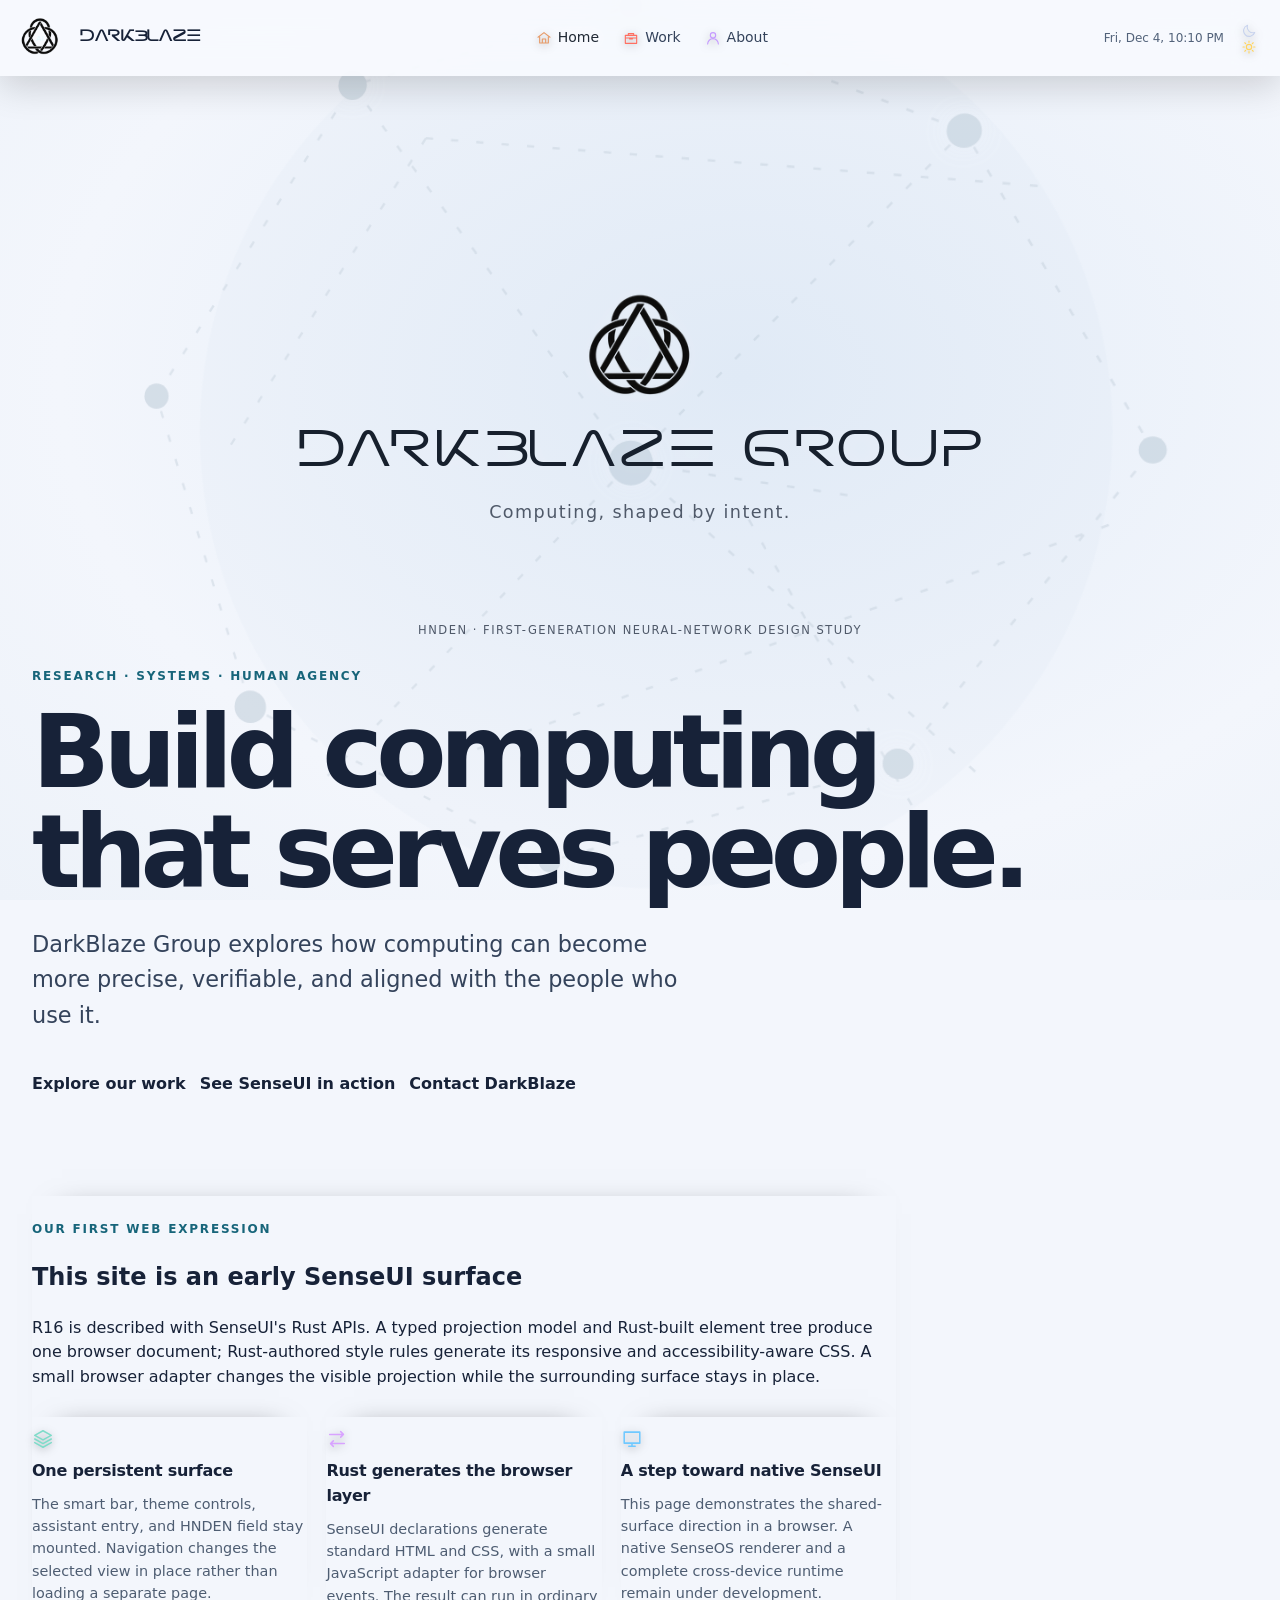
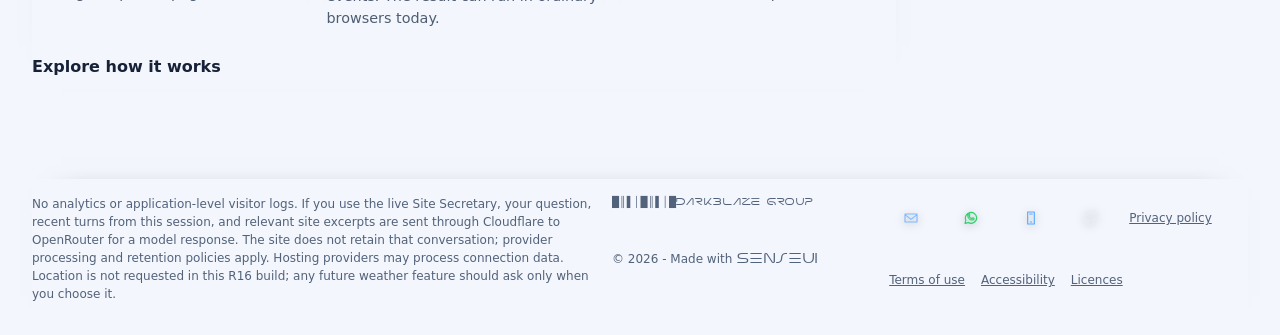
<file: index.html>
<!doctype html>
<html lang="en"><head><meta charset="utf-8" /><meta content="width=device-width, initial-scale=1" name="viewport" /><meta content="DarkBlaze Group develops research and prototypes across computer systems, adaptive interfaces, and neural-network design." name="description" /><meta content="#080d1a" name="theme-color" /><meta content="default-src &#39;self&#39;; base-uri &#39;none&#39;; object-src &#39;none&#39;; script-src &#39;self&#39;; style-src &#39;self&#39;; style-src-attr &#39;none&#39;; img-src &#39;self&#39;; connect-src &#39;none&#39;; form-action &#39;none&#39;; frame-src &#39;none&#39;" http-equiv="Content-Security-Policy" /><title>DarkBlaze Group</title><link href="surface.css" rel="stylesheet" /><link href="assets/brand/darkblaze-primary-logomark-144.png" rel="icon" type="image/png" /></head><body data-ambient-profile="quiet" data-projection="home" data-theme="auto"><a class="skip-link" href="#surface-content">Skip to main content</a><div aria-hidden="true" class="ambient-layer" data-hnden-ambient="true" data-profile="quiet" inert><svg aria-hidden="true" class="ambient-field" focusable="false" preserveAspectRatio="xMidYMid slice" viewBox="0 0 700 620"><circle class="ambient-glow" cx="350" cy="300" r="245"></circle><path class="ambient-lines" d="M80 280 192 110 345 72 520 143 615 310 486 475 301 532 134 452Z M192 110l153 207 175-174m-175 174 116 17m-116-17-167 172m167-172 185 165m-297-342-112 170m112-170 328 33m-153 174 95 167m-281-27 376-140"></path><g class="ambient-nodes"><circle cx="80" cy="280" r="7"></circle><circle cx="192" cy="110" r="8"></circle><circle cx="345" cy="72" r="6"></circle><circle cx="520" cy="143" r="9"></circle><circle cx="615" cy="310" r="7"></circle><circle cx="486" cy="475" r="8"></circle><circle cx="301" cy="532" r="6"></circle><circle cx="134" cy="452" r="9"></circle><circle cx="345" cy="317" r="12"></circle></g></svg></div><header class="smartbar"><div class="smartbar-shell"><div class="brand-cluster"><div class="brand-mark-wrap"><a aria-label="DarkBlaze home" class="brand-mark-link" data-senseui-projection="home" href="#home"><img alt="" height="144" src="assets/brand/darkblaze-primary-logomark-144.png" width="144" /></a><button aria-controls="assistant-dialog" aria-expanded="false" aria-label="Open DarkBlaze assistant. Local prepared replies are active." class="ai-indicator" data-ai-status="local" data-senseui-ai-toggle="true" title="Local prepared replies · live AI is not configured" type="button">AI</button></div><a class="brand-wordmark" data-senseui-projection="home" href="#home">DarkBlaze</a></div><nav aria-label="Primary" class="surface-navigation"><a aria-current="page" class="navigation-link" data-senseui-projection="home" href="#home"><svg aria-hidden="true" class="line-icon icon-home" fill="none" focusable="false" height="16" stroke="currentColor" stroke-linecap="round" stroke-linejoin="round" stroke-width="1.7" viewBox="0 0 24 24" width="16"><path d="M3 10.8 12 4l9 6.8M5.5 9v10.5h13V9M9.5 19.5v-6h5v6"></path></svg><span>Home</span></a><a class="navigation-link" data-senseui-projection="work" href="#work"><svg aria-hidden="true" class="line-icon icon-work" fill="none" focusable="false" height="16" stroke="currentColor" stroke-linecap="round" stroke-linejoin="round" stroke-width="1.7" viewBox="0 0 24 24" width="16"><path d="M3.5 8h17v12h-17zM8 8V5.5h8V8M3.5 12h17M10 12v1.5h4V12"></path></svg><span>Work</span></a><a class="navigation-link" data-senseui-projection="about" href="#about"><svg aria-hidden="true" class="line-icon icon-about" fill="none" focusable="false" height="16" stroke="currentColor" stroke-linecap="round" stroke-linejoin="round" stroke-width="1.7" viewBox="0 0 24 24" width="16"><path d="M20 21a8 8 0 0 0-16 0M12 12a4 4 0 1 0 0-8 4 4 0 0 0 0 8"></path></svg><span>About</span></a></nav><div aria-label="Local date, time, and display theme" class="reception-status" hidden="true" role="group"><time aria-label="Your local date and time" id="local-time">Local time</time><div class="theme-controls"><details class="theme-picker" id="theme-picker"><summary aria-label="Display theme: automatic" class="theme-choice" data-theme-toggle="true" id="theme-toggle"><svg aria-hidden="true" class="line-icon icon-moon" fill="none" focusable="false" height="16" id="theme-moon" stroke="currentColor" stroke-linecap="round" stroke-linejoin="round" stroke-width="1.7" viewBox="0 0 24 24" width="16"><path d="M20.5 14.2A8.5 8.5 0 0 1 9.8 3.5 8.5 8.5 0 1 0 20.5 14.2Z"></path></svg><svg aria-hidden="true" class="line-icon icon-sun" fill="none" focusable="false" height="16" hidden id="theme-sun" stroke="currentColor" stroke-linecap="round" stroke-linejoin="round" stroke-width="1.7" viewBox="0 0 24 24" width="16"><path d="M12 3v2M12 19v2M3 12h2M19 12h2M5.64 5.64l1.42 1.42m9.88 9.88 1.42 1.42m0-12.72-1.42 1.42m-9.88 9.88-1.42 1.42M16 12a4 4 0 1 1-8 0 4 4 0 0 1 8 0Z"></path></svg></summary><div aria-label="Choose display theme" class="theme-menu" role="group"><button aria-pressed="true" class="theme-option" data-theme-mode="auto" type="button">Automatic</button><button aria-pressed="false" class="theme-option" data-theme-mode="light" type="button">Day</button><button aria-pressed="false" class="theme-option" data-theme-mode="dark" type="button">Night</button></div></details></div></div></div></header><main id="surface-content" tabindex="-1"><section aria-labelledby="home-title" class="projection" data-senseui-view="home" id="home"><div aria-label="DarkBlaze Group introduction" class="home-intro"><p class="intro-quote">What if computing were shaped around human intent?</p><svg aria-hidden="true" class="intro-field" focusable="false" viewBox="0 0 700 360"><path class="intro-traces" d="M72 184 170 82 294 126 388 60 517 112 625 82 M72 184 156 292 294 126 356 286 517 112 584 272 356 286 213 214 72 184 M170 82 213 214 388 60 356 286 625 82 584 272"></path><g class="intro-nodes"><circle cx="72" cy="184" r="7"></circle><circle cx="170" cy="82" r="8"></circle><circle cx="294" cy="126" r="6"></circle><circle cx="388" cy="60" r="8"></circle><circle cx="517" cy="112" r="7"></circle><circle cx="625" cy="82" r="6"></circle><circle cx="156" cy="292" r="6"></circle><circle cx="213" cy="214" r="7"></circle><circle cx="356" cy="286" r="8"></circle><circle cx="584" cy="272" r="7"></circle></g></svg><div class="home-brand-lockup"><img alt="" class="home-brand-mark" height="144" src="assets/brand/darkblaze-primary-logomark-144.png" width="144" /><p class="home-wordmark">DarkBlaze Group</p><p class="home-slogan">Computing, shaped by intent.</p></div><p class="intro-caption">HNDEN · First-generation neural-network design study</p></div><p class="eyebrow">Research · systems · human agency</p><h1 id="home-title" tabindex="-1">Build computing that serves people.</h1><p class="hero-copy">DarkBlaze Group explores how computing can become more precise, verifiable, and aligned with the people who use it.</p><div class="home-actions"><a class="primary-action" data-senseui-projection="work" href="#work">Explore our work</a><a class="primary-action" data-senseui-projection="senseui" href="#senseui">See SenseUI in action</a><a class="secondary-action" href="mailto:admin@darkblaze.org">Contact DarkBlaze</a></div><section aria-labelledby="home-work-title" class="work-teaser"><p class="eyebrow">Our first web expression</p><h2 id="home-work-title">This site is an early SenseUI surface</h2><p>R16 is described with SenseUI&#39;s Rust APIs. A typed projection model and Rust-built element tree produce one browser document; Rust-authored style rules generate its responsive and accessibility-aware CSS. A small browser adapter changes the visible projection while the surrounding surface stays in place.</p><div aria-label="How this site is implemented" class="implementation-grid"><article class="implementation-note"><svg aria-hidden="true" class="line-icon icon-senseui" fill="none" focusable="false" height="16" stroke="currentColor" stroke-linecap="round" stroke-linejoin="round" stroke-width="1.7" viewBox="0 0 24 24" width="16"><path d="M12 3 3 8l9 5 9-5zM3 12l9 5 9-5M3 16l9 5 9-5"></path></svg><h3>One persistent surface</h3><p>The smart bar, theme controls, assistant entry, and HNDEN field stay mounted. Navigation changes the selected view in place rather than loading a separate page.</p></article><article class="implementation-note"><svg aria-hidden="true" class="line-icon icon-sphere" fill="none" focusable="false" height="16" stroke="currentColor" stroke-linecap="round" stroke-linejoin="round" stroke-width="1.7" viewBox="0 0 24 24" width="16"><path d="M4 7h15m0 0-3-3m3 3-3 3M20 17H5m0 0 3 3m-3-3 3-3"></path></svg><h3>Rust generates the browser layer</h3><p>SenseUI declarations generate standard HTML and CSS, with a small JavaScript adapter for browser events. The result can run in ordinary browsers today.</p></article><article class="implementation-note"><svg aria-hidden="true" class="line-icon icon-senseos" fill="none" focusable="false" height="16" stroke="currentColor" stroke-linecap="round" stroke-linejoin="round" stroke-width="1.7" viewBox="0 0 24 24" width="16"><path d="M3.5 4.5h17v12h-17zM8.5 20h7M12 16.5V20"></path></svg><h3>A step toward native SenseUI</h3><p>This page demonstrates the shared-surface direction in a browser. A native SenseOS renderer and a complete cross-device runtime remain under development.</p></article></div><a class="primary-action" data-senseui-projection="senseui" href="#senseui">Explore how it works</a></section></section><section aria-labelledby="work-title" class="projection" data-senseui-view="work" id="work"><p class="eyebrow">Research · systems · interfaces</p><h1 id="work-title" tabindex="-1">From system foundations to the screen in front of you.</h1><p class="hero-copy">We are building toward one coherent computing experience, from expressing system intent to the interface people use.</p><div class="project-finder"><label for="project-search">Find a project</label><input aria-describedby="project-search-help project-search-status" autocomplete="off" id="project-search" placeholder="Try Sphere or SenseUI" type="search" /><p id="project-search-help">Search project names and purposes. Search runs only in this browser tab.</p><p aria-live="polite" id="project-search-status" role="status">Showing all 129 project records.</p></div><div class="project-list"><a class="project-overview" data-project-search="ucc universal constraint computing framework system actions limits intent computing" data-senseui-projection="ucc" href="#ucc"><svg aria-hidden="true" class="line-icon icon-ucc" fill="none" focusable="false" height="16" stroke="currentColor" stroke-linecap="round" stroke-linejoin="round" stroke-width="1.7" viewBox="0 0 24 24" width="16"><path d="M12 3 4.5 6v5.3c0 4.8 3.2 8 7.5 9.7 4.3-1.7 7.5-4.9 7.5-9.7V6zM9 12.3l2 2 4-4.2"></path></svg><span class="project-overview-copy"><strong>Universal Constraint Computing</strong><small>Describe a system&#39;s purpose, allowed actions, and limits before it acts.</small></span></a><a class="project-overview" data-project-search="senseos operating system software boot computer programs files devices" data-senseui-projection="senseos" href="#senseos"><svg aria-hidden="true" class="line-icon icon-senseos" fill="none" focusable="false" height="16" stroke="currentColor" stroke-linecap="round" stroke-linejoin="round" stroke-width="1.7" viewBox="0 0 24 24" width="16"><path d="M3.5 4.5h17v12h-17zM8.5 20h7M12 16.5V20"></path></svg><span class="project-overview-copy"><strong>SenseOS</strong><small>Foundational software for starting a computer and managing programs, files, and devices.</small></span></a><a class="project-overview" data-project-search="senseui adaptive interface workspace screen tools content web mobile operating system" data-senseui-projection="senseui" href="#senseui"><svg aria-hidden="true" class="line-icon icon-senseui" fill="none" focusable="false" height="16" stroke="currentColor" stroke-linecap="round" stroke-linejoin="round" stroke-width="1.7" viewBox="0 0 24 24" width="16"><path d="M12 3 3 8l9 5 9-5zM3 12l9 5 9-5M3 16l9 5 9-5"></path></svg><span class="project-overview-copy"><strong>SenseUI</strong><small>One adaptive visual surface planned across web, mobile, and SenseOS.</small></span></a><a class="project-overview" data-project-search="sphere rosetta alexandria code translation intent machine instruction profiles json rust raw machine mirroring" data-senseui-projection="sphere" href="#sphere"><svg aria-hidden="true" class="line-icon icon-sphere" fill="none" focusable="false" height="16" stroke="currentColor" stroke-linecap="round" stroke-linejoin="round" stroke-width="1.7" viewBox="0 0 24 24" width="16"><path d="M4 7h15m0 0-3-3m3 3-3 3M20 17H5m0 0 3 3m-3-3 3-3"></path></svg><span class="project-overview-copy"><strong>Sphere · Rosetta + 0xAlexandria</strong><small>Syntax-independent, intent-driven mirroring across bounded JSON, Rust, and raw-machine forms.</small></span></a><a class="project-overview" data-project-search="hnden neural network design prototype visual showcase" data-senseui-projection="hnden" href="#hnden"><svg aria-hidden="true" class="line-icon icon-hnden" fill="none" focusable="false" height="16" stroke="currentColor" stroke-linecap="round" stroke-linejoin="round" stroke-width="1.7" viewBox="0 0 24 24" width="16"><path d="M5 6h.01M12 12h.01M19 5h.01M5 19h.01M19 18h.01M5 6l7 6 7-7M5 6v13l7-7m7-7v13l-7-6"></path></svg><span class="project-overview-copy"><strong>HNDEN</strong><small>Our first-generation neural-network design prototype and visual study.</small></span></a></div><section class="portfolio-direction"><h2>One direction, several connected efforts</h2><p>Universal Constraint Computing explores how a system&#39;s purpose and limits can be made explicit. Rust-Sense grows from SenseUI&#39;s declarative work toward a clearer, efficient way to express system structures and operations with Rust types. SenseOS is the operating-system foundation; SenseUI is the shared surface. Sphere brings Rosetta and 0xAlexandria together for syntax-independent, intent-driven mirroring among bounded JSON, Rust, and raw-machine forms, with calibrated support for more languages as a research goal. HNDEN is a separate first-generation neural-network design exploration.</p><p>These efforts are at different stages and are not yet one integrated product. The opportunity is to connect them through tested, reviewable milestones rather than assume the finished system.</p></section><h2 class="supporting-projects-title">Supporting projects and research</h2><p>Focused projects build practical capabilities around that direction.</p><div class="supporting-project-list"><article class="supporting-project" data-project-search="synapse rust agents coordination tools routing android arm64 mcp"><svg aria-hidden="true" class="line-icon icon-synapse" fill="none" focusable="false" height="16" stroke="currentColor" stroke-linecap="round" stroke-linejoin="round" stroke-width="1.7" viewBox="0 0 24 24" width="16"><path d="M5 5h.01M19 5h.01M12 12h.01M5 19h.01M19 19h.01M5 5l7 7 7-7M12 12l-7 7m7-7 7 7"></path></svg><div class="supporting-project-copy"><h3>Synapse · agent coordination</h3><p>Project documentation describes a Rust agent host with a terminal interface, state, model routing, and approval-gated tools. Device acceptance and production release gates remain open.</p><p class="supporting-next-step">Android ARM64 acceptance, provider/MCP integration review, and release validation.<strong>Useful next step: </strong></p></div></article><article class="supporting-project" data-project-search="memorycore memory curated context records rust local retrieval portability"><svg aria-hidden="true" class="line-icon icon-memorycore" fill="none" focusable="false" height="16" stroke="currentColor" stroke-linecap="round" stroke-linejoin="round" stroke-width="1.7" viewBox="0 0 24 24" width="16"><path d="M12 3 20 7.5v9L12 21l-8-4.5v-9zM4 7.5l8 4.5 8-4.5M12 12v9"></path></svg><div class="supporting-project-copy"><h3>MemoryCore · curated project memory</h3><p>A local Rust storage and retrieval component. Retrieval is not a pretrained semantic model.</p><p class="supporting-next-step">Portability, retrieval-quality evaluation, and storage reliability review.<strong>Useful next step: </strong></p></div></article><article class="supporting-project" data-project-search="nautilus model learning experiments dataset neural research baseline"><svg aria-hidden="true" class="line-icon icon-nautilus" fill="none" focusable="false" height="16" stroke="currentColor" stroke-linecap="round" stroke-linejoin="round" stroke-width="1.7" viewBox="0 0 24 24" width="16"><path d="M12 3a9 9 0 1 0 9 9M12 7a5 5 0 1 0 5 5M12 11a1 1 0 1 0 1 1"></path></svg><div class="supporting-project-copy"><h3>Nautilus · early model and learning experiments</h3><p>Recovered notebook and initialized runtime artifacts; no trained model, complete source dataset, or completed experiment is verified.</p><p class="supporting-next-step">Reproduce a baseline and establish licensed data before reporting measured results.<strong>Useful next step: </strong></p></div></article></div><section class="funding-invitation"><h2>Funding and practical support</h2><p>Aligned support can advance Rust-Sense and SenseUI integration, validate Sphere&#39;s bounded translation work, and give HNDEN the engineering time and compute needed for measured prototype trials. Independent review, accessibility work, and target-device testing are also priorities.</p><p>Cash startup funding is the priority; grants, compute credits, and technical or commercial partners can also help. The near-term goal is evidence-backed progress on selected milestones, not a claim that every project is production-ready.</p><p>Funding amount, legal entity details, and investment terms are not yet published.</p><a class="primary-action" href="mailto:admin@darkblaze.org?subject=DarkBlaze%20research%20and%20support">Discuss support</a></section></section><section aria-labelledby="ucc-title" class="projection" data-senseui-view="ucc" id="ucc"><p class="eyebrow">Research framework</p><h1 id="ucc-title" tabindex="-1">Universal Constraint Computing</h1><p class="hero-copy">Make a system&#39;s purpose, permissions, and limits explicit before it acts.</p><article class="explanation-card"><h2>The lens</h2><p>UCC is the lens for our work: describe what a system is asked to do, what it may do, and what must remain outside its reach. The research considers context, authority, possible effects, uncertainty, and resource limits alongside the requested outcome.</p></article><article class="explanation-card"><h2>Current status</h2><p>This is ongoing framework research. Complete end-to-end enforcement is not yet established.</p></article><section aria-label="UCC at a glance: A conceptual frame for declaring intent and boundaries; it is not a claim that complete enforcement is already available." class="visual-flow"><h2>UCC at a glance</h2><p class="visual-flow-note">A conceptual frame for declaring intent and boundaries; it is not a claim that complete enforcement is already available.</p><ol class="visual-flow-track"><li class="visual-flow-step"><svg aria-hidden="true" class="line-icon icon-ucc" fill="none" focusable="false" height="16" stroke="currentColor" stroke-linecap="round" stroke-linejoin="round" stroke-width="1.7" viewBox="0 0 24 24" width="16"><path d="M12 3 4.5 6v5.3c0 4.8 3.2 8 7.5 9.7 4.3-1.7 7.5-4.9 7.5-9.7V6zM9 12.3l2 2 4-4.2"></path></svg><strong>Purpose</strong><small>What is the system asked to do?</small><span aria-hidden="true" class="visual-flow-arrow">→</span></li><li class="visual-flow-step"><svg aria-hidden="true" class="line-icon icon-senseui" fill="none" focusable="false" height="16" stroke="currentColor" stroke-linecap="round" stroke-linejoin="round" stroke-width="1.7" viewBox="0 0 24 24" width="16"><path d="M12 3 3 8l9 5 9-5zM3 12l9 5 9-5M3 16l9 5 9-5"></path></svg><strong>Permissions</strong><small>Which actions are allowed?</small><span aria-hidden="true" class="visual-flow-arrow">→</span></li><li class="visual-flow-step"><svg aria-hidden="true" class="line-icon icon-sphere" fill="none" focusable="false" height="16" stroke="currentColor" stroke-linecap="round" stroke-linejoin="round" stroke-width="1.7" viewBox="0 0 24 24" width="16"><path d="M4 7h15m0 0-3-3m3 3-3 3M20 17H5m0 0 3 3m-3-3 3-3"></path></svg><strong>Limits</strong><small>What must remain outside scope?</small><span aria-hidden="true" class="visual-flow-arrow">→</span></li><li class="visual-flow-step"><svg aria-hidden="true" class="line-icon icon-system" fill="none" focusable="false" height="16" stroke="currentColor" stroke-linecap="round" stroke-linejoin="round" stroke-width="1.7" viewBox="0 0 24 24" width="16"><path d="M3.5 4.5h17v12h-17zM8.5 20h7M12 16.5V20"></path></svg><strong>Action boundary</strong><small>Where should checks hold?</small></li></ol></section><a class="secondary-action" data-senseui-projection="work" href="#work">Back to Work</a></section><section aria-labelledby="senseos-title" class="projection" data-senseui-view="senseos" id="senseos"><p class="eyebrow">Operating-system direction</p><h1 id="senseos-title" tabindex="-1">SenseOS</h1><p class="hero-copy">A computer environment designed around one coherent surface and clearly bounded system behavior.</p><article class="explanation-card"><h2>The role</h2><p>SenseOS is intended to provide the system foundation: starting the computer, managing programs, files, and devices, and presenting a consistent workspace.</p></article><article class="explanation-card"><h2>Work so far</h2><p>Prototype work has tested parts of boot handoff, persistent storage, program admission, filesystem access, capability checks, and interface input. These are partial paths, not a complete or production-ready general-purpose operating system.</p></article><article class="explanation-card"><h2>One shared object space</h2><p>The current Rust-Sense design gives objects stable identities and typed interfaces; filesystem paths bind names to those objects, making the filesystem one projection of shared system state. The object model includes data, devices, processes, services, buses, and network endpoints or connections. A journal records state transitions, while authorization remains a separate check. This is an implemented architectural foundation in the reviewed source, not a claim that every object provider is complete.</p></article><article class="explanation-card"><h2>Where the network fits</h2><p>This model gives a remote resource a natural place in a shared namespace: a future adapter could expose authenticated remote objects through explicit bindings and scoped rights. The reviewed source does not yet implement a complete network filesystem transport, peer authentication, or remote operation flow. That is the next architectural seam to prove, not a current capability.</p></article><article class="explanation-card"><h2>Compatibility, in stages</h2><p>The long-term goal is to run applications from many operating-system families through SenseOS services and the SenseUI surface. Existing syscall catalogs are research inventories, not application compatibility. In the reviewed Linux x86_64 route, only write, exit, and exit_group are handled; unsupported calls return ENOSYS. No AI syscall translator or general foreign-app runtime is implemented. Progress needs explicit profiles for each ABI, architecture, binary format, runtime, and app framework, with deterministic adapters and real application tests. AI may help draft those adapters; typed contracts, authority checks, and validation must govern execution.</p></article><article class="explanation-card"><h2>How it relates</h2><p>SenseOS is intended to host the shared SenseUI surface as native system userspace. Other operating systems would open the same surface as a web app, so content can move across environments without changing the interface. This remains a product direction; this website is not a running SenseOS system.</p></article><div class="project-visual-pair"><figure class="project-art"><img alt="Macro view of a blue and orange electronic circuit board" decoding="async" height="675" loading="lazy" src="assets/project-visuals/senseos-circuit-concept.png" width="1200" /><figcaption class="project-art-caption"><span>Conceptual hardware image · Photo by </span><a href="https://unsplash.com/@umby" rel="noopener noreferrer" target="_blank">Umberto</a><span> on </span><a href="https://unsplash.com/photos/blue-circuit-board-jXd2FSvcRr8" rel="noopener noreferrer" target="_blank">Unsplash</a></figcaption></figure><section aria-label="From a program to a computer workspace: A product-direction sketch. SenseOS integration and the complete runtime remain in development." class="visual-flow"><h2>From a program to a computer workspace</h2><p class="visual-flow-note">A product-direction sketch. SenseOS integration and the complete runtime remain in development.</p><ol class="visual-flow-track"><li class="visual-flow-step"><svg aria-hidden="true" class="line-icon icon-synapse" fill="none" focusable="false" height="16" stroke="currentColor" stroke-linecap="round" stroke-linejoin="round" stroke-width="1.7" viewBox="0 0 24 24" width="16"><path d="M5 5h.01M19 5h.01M12 12h.01M5 19h.01M19 19h.01M5 5l7 7 7-7M12 12l-7 7m7-7 7 7"></path></svg><strong>Programs</strong><small>Tools people run</small><span aria-hidden="true" class="visual-flow-arrow">→</span></li><li class="visual-flow-step"><svg aria-hidden="true" class="line-icon icon-senseos" fill="none" focusable="false" height="16" stroke="currentColor" stroke-linecap="round" stroke-linejoin="round" stroke-width="1.7" viewBox="0 0 24 24" width="16"><path d="M3.5 4.5h17v12h-17zM8.5 20h7M12 16.5V20"></path></svg><strong>System foundation</strong><small>Files, devices, services</small><span aria-hidden="true" class="visual-flow-arrow">→</span></li><li class="visual-flow-step"><svg aria-hidden="true" class="line-icon icon-senseui" fill="none" focusable="false" height="16" stroke="currentColor" stroke-linecap="round" stroke-linejoin="round" stroke-width="1.7" viewBox="0 0 24 24" width="16"><path d="M12 3 3 8l9 5 9-5zM3 12l9 5 9-5M3 16l9 5 9-5"></path></svg><strong>Shared surface</strong><small>A consistent workspace</small></li></ol></section></div><a class="secondary-action" data-senseui-projection="work" href="#work">Back to Work</a></section><section aria-labelledby="senseui-title" class="projection" data-senseui-view="senseui" id="senseui"><p class="eyebrow">One surface across devices</p><h1 id="senseui-title" tabindex="-1">SenseUI</h1><p class="hero-copy">A shared visual workspace that aims to make different tools and content feel like one environment.</p><article class="explanation-card"><h2>The direction</h2><p>SenseUI is being developed around Rust-Sense as a declarative language for a common surface. The goal is for one interface to stay familiar while its projected content adapts across web, mobile, and SenseOS, so users do not feel they have switched mediums.</p></article><article class="explanation-card"><h2>Project lineage</h2><p>SenseUI carries forward the Rust UI work explored under the earlier AchetUI and Uni-UI names. SenseUI is the current name for the shared-surface product direction; the older names describe project history, not separate finished products.</p></article><article class="explanation-card"><h2>From declarations to Rust-Sense</h2><p>Rust-Sense grew from the declarative work behind SenseUI. The founder&#39;s vision is for it to become a standalone, Rust-derived language: its own defined syntax, intent model, and toolchain, designed to carry explicit human-approved intent, permissions, and machine-checkable contracts from firmware and kernels through interfaces and web apps. A proposed next milestone is a small language slice with mandatory contracts for its verified profile, then a Sphere mirroring path that emits a proof-carrying executable artifact checked against that language&#39;s semantics. The goal is a compile-free user workflow, not a claim that translation disappears: producing executable output still requires a semantics-preserving implementation. A successful mirror or round trip alone does not prove correctness; the contract must match approved intent, translation must be proved to preserve it, and an independent checker must validate the evidence. AI could draft implementations and proofs, but it cannot approve intent or certify its own claims. Verus is a candidate verifier for a carefully bounded Rust subset, not the language identity. This is a direction, not a current compiler, Sphere integration, or end-to-end proof; hardware and unverified-code boundaries would need explicit treatment.</p></article><article class="explanation-card"><h2>The language ambition</h2><p>The design target is to express structure, styling, interaction, and 3D scenes together, including a planned Three.js-compatible browser path, with standard web markup generated for non-SenseOS environments. R16 tests source generation only; it does not provide a general 3D renderer or a universal native runtime.</p></article><article class="explanation-card"><h2>Try the surface</h2><p>Use the top bar to move between Home, Work, and About. The bar, assistant entry, theme controls, and ambient background stay in place as the displayed view changes. This is the first DarkBlaze website generated from its SenseUI Rust APIs.</p></article><article class="explanation-card"><h2>What the browser runs</h2><p>SenseUI Rust declarations generate standard HTML, CSS, and a small JavaScript adapter that ordinary browsers run. This is a real browser-facing SenseUI expression, while the native SenseOS surface and complete cross-device runtime remain development goals.</p></article><article class="explanation-card"><h2>Current stage</h2><p>Rust-based interface libraries and runtime foundations are in development. This page demonstrates generated browser output; it is not a live desktop compositor and does not establish a protected native system boundary.</p></article><article class="explanation-card"><h2>AI in this build</h2><p>The Site Secretary is designed for general conversation as well as questions about DarkBlaze. When a question relates to the group, it can search the complete site and its project catalogue, then suggest bounded actions on this surface: open a known view, filter a project record, or search page content. It can use recent turns from the current page session to understand follow-up questions, but it does not save a lasting user profile. DarkBlaze claims must stay grounded in the site; when a detail is missing, the Secretary should say so plainly. Its voice should be warm, calm, direct, and exact. Browser code accepts only allowlisted actions; it cannot edit source code or run arbitrary commands. A live model can be configured only through a protected server endpoint, with no provider key in the page. This preview uses local prepared replies until that endpoint is supplied.</p></article><div class="project-visual-pair"><figure class="project-art"><img alt="Abstract translucent glass shapes with blue-green and iridescent reflections" decoding="async" height="675" loading="lazy" src="assets/project-visuals/senseui-glass-surface.png" width="1200" /><figcaption class="project-art-caption"><span>Illustrative surface study · Photo by </span><a href="https://unsplash.com/@dzo_renders" rel="noopener noreferrer" target="_blank">Dzo</a><span> on </span><a href="https://unsplash.com/photos/abstract-iridescent-glass-shapes-with-rainbow-reflections-nzkGVjsIkG8" rel="noopener noreferrer" target="_blank">Unsplash</a></figcaption></figure><section aria-label="How this page reaches a browser: A simplified view of the current R16 build path; this does not imply a native SenseOS runtime." class="visual-flow"><h2>How this page reaches a browser</h2><p class="visual-flow-note">A simplified view of the current R16 build path; this does not imply a native SenseOS runtime.</p><ol class="visual-flow-track"><li class="visual-flow-step"><svg aria-hidden="true" class="line-icon icon-senseui" fill="none" focusable="false" height="16" stroke="currentColor" stroke-linecap="round" stroke-linejoin="round" stroke-width="1.7" viewBox="0 0 24 24" width="16"><path d="M12 3 3 8l9 5 9-5zM3 12l9 5 9-5M3 16l9 5 9-5"></path></svg><strong>SenseUI declarations</strong><small>Rust-authored surface</small><span aria-hidden="true" class="visual-flow-arrow">→</span></li><li class="visual-flow-step"><svg aria-hidden="true" class="line-icon icon-sphere" fill="none" focusable="false" height="16" stroke="currentColor" stroke-linecap="round" stroke-linejoin="round" stroke-width="1.7" viewBox="0 0 24 24" width="16"><path d="M4 7h15m0 0-3-3m3 3-3 3M20 17H5m0 0 3 3m-3-3 3-3"></path></svg><strong>Browser output</strong><small>HTML, CSS, and JavaScript</small><span aria-hidden="true" class="visual-flow-arrow">→</span></li><li class="visual-flow-step"><svg aria-hidden="true" class="line-icon icon-system" fill="none" focusable="false" height="16" stroke="currentColor" stroke-linecap="round" stroke-linejoin="round" stroke-width="1.7" viewBox="0 0 24 24" width="16"><path d="M3.5 4.5h17v12h-17zM8.5 20h7M12 16.5V20"></path></svg><strong>Web browser</strong><small>One-page experience</small></li></ol></section></div><a class="secondary-action" data-senseui-projection="work" href="#work">Back to Work</a></section><section aria-labelledby="about-title" class="projection" data-senseui-view="about" id="about"><p class="eyebrow">About DarkBlaze Group</p><h1 id="about-title" tabindex="-1">People, purpose, and the work ahead.</h1><div class="about-intro"><figure class="founder-portrait"><picture><source srcset="assets/brand/founder-portrait.webp" type="image/webp" /><img alt="Portrait of DarkBlaze Group founder T. Billy Ekkerd" decoding="async" height="1536" loading="lazy" src="assets/brand/founder-portrait.png" width="1024" /></picture><figcaption>T. Billy Ekkerd · Founder</figcaption></figure><div class="about-copy"><p>I began BlackBlaze in 2011 as a graphic design group, creating websites and corporate identities. After working in real estate, I moved into neural-network design, research, and engineering, then restarted the group as DarkBlaze in 2025. That path led me to formal-verification experiments, including working models of seL4 and Muen and a BIOS-to-Qwen 2.5 handoff on a laptop.</p><p>DarkBlaze is now an independent, early-stage technology initiative exploring how computing can express intent, respect declared limits, and remain coherent across devices. The projects take different routes into that question, from a shared interface to systems research and machine-learning design.</p><blockquote>At DarkBlaze, we ask how computing can be made as precise and verifiable as the laws that shape the natural sciences.</blockquote><p class="quote-attribution">Founder perspective · paraphrased</p></div></div><section aria-label="How the ideas connect: A high-level map of the portfolio: state the intent, express a usable surface, and build the system foundations that could support it." class="visual-flow"><h2>How the ideas connect</h2><p class="visual-flow-note">A high-level map of the portfolio: state the intent, express a usable surface, and build the system foundations that could support it.</p><ol class="visual-flow-track"><li class="visual-flow-step"><svg aria-hidden="true" class="line-icon icon-ucc" fill="none" focusable="false" height="16" stroke="currentColor" stroke-linecap="round" stroke-linejoin="round" stroke-width="1.7" viewBox="0 0 24 24" width="16"><path d="M12 3 4.5 6v5.3c0 4.8 3.2 8 7.5 9.7 4.3-1.7 7.5-4.9 7.5-9.7V6zM9 12.3l2 2 4-4.2"></path></svg><strong>Declare</strong><small>Intent, permissions, limits</small><span aria-hidden="true" class="visual-flow-arrow">→</span></li><li class="visual-flow-step"><svg aria-hidden="true" class="line-icon icon-senseui" fill="none" focusable="false" height="16" stroke="currentColor" stroke-linecap="round" stroke-linejoin="round" stroke-width="1.7" viewBox="0 0 24 24" width="16"><path d="M12 3 3 8l9 5 9-5zM3 12l9 5 9-5M3 16l9 5 9-5"></path></svg><strong>Express</strong><small>One coherent interface</small><span aria-hidden="true" class="visual-flow-arrow">→</span></li><li class="visual-flow-step"><svg aria-hidden="true" class="line-icon icon-senseos" fill="none" focusable="false" height="16" stroke="currentColor" stroke-linecap="round" stroke-linejoin="round" stroke-width="1.7" viewBox="0 0 24 24" width="16"><path d="M3.5 4.5h17v12h-17zM8.5 20h7M12 16.5V20"></path></svg><strong>Build</strong><small>System and runtime foundations</small></li></ol></section><section aria-labelledby="about-roadmap-title" class="about-roadmap"><p class="eyebrow">History · current work · next steps</p><h2 id="about-roadmap-title">A path shaped by evidence and support</h2><p class="roadmap-intro">The first three milestones describe work already done. The forward path is a direction, not a dated commitment or a quantified funding or performance forecast.</p><svg aria-label="Illustrative development path from the group&#39;s design origins through the current SenseUI website to partner-backed validation and a broader shared-surface direction; future stages depend on support and evidence" class="roadmap-chart" preserveAspectRatio="none" role="img" viewBox="0 0 960 220"><defs><lineargradient id="roadmap-gradient" x1="0" x2="1" y1="0" y2="0"><stop offset="0%" stop-color="#73dfc7"></stop><stop offset="52%" stop-color="#73bfff"></stop><stop offset="100%" stop-color="#ca86ff"></stop></lineargradient></defs><path class="roadmap-path-complete" d="M48 170 C190 170 254 150 432 132"></path><path class="roadmap-path-projected" d="M432 132 C586 113 684 74 914 40"></path><circle class="roadmap-node-complete" cx="48" cy="170" r="8"></circle><circle class="roadmap-node-complete" cx="236" cy="158" r="8"></circle><circle class="roadmap-node-current" cx="432" cy="132" r="10"></circle><circle class="roadmap-node-projected" cx="676" cy="82" r="8"></circle><circle class="roadmap-node-projected" cx="914" cy="40" r="8"></circle></svg><ol class="roadmap-track"><li class="roadmap-item roadmap-complete"><button aria-label="2011: Design roots. Historical · founder account. View details" class="roadmap-step" data-roadmap-detail="The founder dates the original design-group work to 2011. This milestone is background, not a claim about the current product portfolio." data-roadmap-open="true" data-roadmap-status="Historical · founder account" data-roadmap-title="Design roots" type="button"><span class="roadmap-time">2011</span><strong>Design roots</strong><span class="roadmap-status">Historical · founder account</span><p>Founder history: BlackBlaze began with website and corporate-identity work.</p></button></li><li class="roadmap-item roadmap-complete"><button aria-label="2025: DarkBlaze restarts. Historical · founder account. View details" class="roadmap-step" data-roadmap-detail="The founder dates the DarkBlaze restart to 2025. The project names and product directions on this page developed from that renewed work." data-roadmap-open="true" data-roadmap-status="Historical · founder account" data-roadmap-title="DarkBlaze restarts" type="button"><span class="roadmap-time">2025</span><strong>DarkBlaze restarts</strong><span class="roadmap-status">Historical · founder account</span><p>The group returns with a focus on systems, neural-network design, and research.</p></button></li><li class="roadmap-item roadmap-current"><button aria-label="Now · R16: First SenseUI web expression. Current build · 10 Nov 2026. View details" class="roadmap-step" data-roadmap-detail="The R16 source generates this one-page browser surface. The current Dell validation run is recorded in the dated R16 audit report. This preview remains private and local; it has not replaced the public R15.1 site." data-roadmap-open="true" data-roadmap-status="Current build · 10 Nov 2026" data-roadmap-title="First SenseUI web expression" type="button"><span class="roadmap-time">Now · R16</span><strong>First SenseUI web expression</strong><span class="roadmap-status">Current build · 10 Nov 2026</span><p>A Rust-authored surface generated as browser-ready HTML, CSS, and JavaScript.</p></button></li><li class="roadmap-item roadmap-projected"><button aria-label="Next · support needed: Focused validation. Proposed · not scheduled. View details" class="roadmap-step" data-roadmap-detail="A practical next stage is to choose one bounded project milestone, agree on evidence and success criteria, secure the people and compute, then validate the result independently. No funding amount or delivery date is set." data-roadmap-open="true" data-roadmap-status="Proposed · not scheduled" data-roadmap-title="Focused validation" type="button"><span class="roadmap-time">Next · support needed</span><strong>Focused validation</strong><span class="roadmap-status">Proposed · not scheduled</span><p>Select and test a prototype with compute, engineering, and independent review.</p></button></li><li class="roadmap-item roadmap-projected"><button aria-label="Longer horizon: A wider shared surface. Product direction · no target date. View details" class="roadmap-step" data-roadmap-detail="The long-term aim is one adaptable surface across browser, mobile, and SenseOS environments. The native runtime, device support, and complete operating-system integration remain development goals." data-roadmap-open="true" data-roadmap-status="Product direction · no target date" data-roadmap-title="A wider shared surface" type="button"><span class="roadmap-time">Longer horizon</span><strong>A wider shared surface</strong><span class="roadmap-status">Product direction · no target date</span><p>Continue toward one coherent experience across web, mobile, and future SenseOS.</p></button></li></ol><section aria-labelledby="sense-line-title" class="sense-line-timeline"><p class="eyebrow">Connected projects · evidence to possible next steps</p><h3 id="sense-line-title">The Sense line and its neighboring research</h3><p class="sense-line-intro">Each track links recorded work to a possible direction. The paths compare stages, not calendar dates: no delivery schedule or assured outcome is implied.</p><div aria-hidden="true" class="sense-line-key"><span>Recorded foundation</span><span>Current evidence</span><span>Conditional next</span></div><ul aria-label="Major project trajectories" class="sense-line-list"><li class="sense-line-row sense-line-senseui"><h4>SenseUI</h4><div class="sense-line-track"><button aria-label="Recorded foundation: Browser surface generated from Rust declarations. Open project trajectory details." class="trajectory-point trajectory-foundation" data-roadmap-detail="The R16 page demonstrates browser output from Rust-authored SenseUI APIs. Native SenseOS rendering and seamless device continuity are not implemented here; broad compatibility and a native bridge would need separate tests." data-roadmap-open="true" data-roadmap-status="Recorded work" data-roadmap-title="Recorded foundation" type="button"><span aria-hidden="true" class="trajectory-dot"></span><span class="trajectory-label">Recorded foundation</span><span class="trajectory-summary">Browser surface generated from Rust declarations</span></button><button aria-label="Current evidence: R16 currently demonstrates a one-page browser surface; native and cross-device runtime remain development goals.. Open project trajectory details." class="trajectory-point trajectory-current" data-roadmap-detail="The R16 page demonstrates browser output from Rust-authored SenseUI APIs. Native SenseOS rendering and seamless device continuity are not implemented here; broad compatibility and a native bridge would need separate tests." data-roadmap-open="true" data-roadmap-status="Current evidence · portfolio record" data-roadmap-title="Current evidence" type="button"><span aria-hidden="true" class="trajectory-dot"></span><span class="trajectory-label">Current evidence</span><span class="trajectory-summary">R16 currently demonstrates a one-page browser surface; native and cross-device runtime remain development goals.</span></button><button aria-label="Conditional next: A next step could validate the same interface across browsers and a focused device prototype, if engineering capacity is available.. Open project trajectory details." class="trajectory-point trajectory-next" data-roadmap-detail="The R16 page demonstrates browser output from Rust-authored SenseUI APIs. Native SenseOS rendering and seamless device continuity are not implemented here; broad compatibility and a native bridge would need separate tests." data-roadmap-open="true" data-roadmap-status="Conditional scenario · not scheduled" data-roadmap-title="Conditional next" type="button"><span aria-hidden="true" class="trajectory-dot"></span><span class="trajectory-label">Conditional next</span><span class="trajectory-summary">A next step could validate the same interface across browsers and a focused device prototype, if engineering capacity is available.</span></button></div></li><li class="sense-line-row sense-line-rust-sense"><h4>Rust-Sense</h4><div class="sense-line-track"><button aria-label="Recorded foundation: Oct 13–16, 2026 · declarative SenseUI work led to a separate Rust-Sense repository. Open project trajectory details." class="trajectory-point trajectory-foundation" data-roadmap-detail="Rust-Sense is DarkBlaze&#39;s standalone Rust-derived language project, growing from SenseUI declarative work. Its Slice 0.2 milestone demonstrates a narrow declaration grammar, a Verus-checked operation, Rust evaluation and output, and a read-only SenseUI projection. This is not a general language toolchain or a whole-system proof. Sphere remains a separate project exploring bounded JSON, Rust, and raw-machine mirroring; a compile-free workflow is a research direction, not an implemented Rust-Sense integration. Any future mirror needs an explicit semantic-preservation argument and independent checking; round-trip success alone is not proof of correctness." data-roadmap-open="true" data-roadmap-status="Recorded work" data-roadmap-title="Recorded foundation" type="button"><span aria-hidden="true" class="trajectory-dot"></span><span class="trajectory-label">Recorded foundation</span><span class="trajectory-summary">Oct 13–16, 2026 · declarative SenseUI work led to a separate Rust-Sense repository</span></button><button aria-label="Current evidence: Nov 11, 2026 · bounded Slice 0.2 checked-add prototype passed hosted Verus, 198 tests, examples, and release build; it emits no Sphere mirror.. Open project trajectory details." class="trajectory-point trajectory-current" data-roadmap-detail="Rust-Sense is DarkBlaze&#39;s standalone Rust-derived language project, growing from SenseUI declarative work. Its Slice 0.2 milestone demonstrates a narrow declaration grammar, a Verus-checked operation, Rust evaluation and output, and a read-only SenseUI projection. This is not a general language toolchain or a whole-system proof. Sphere remains a separate project exploring bounded JSON, Rust, and raw-machine mirroring; a compile-free workflow is a research direction, not an implemented Rust-Sense integration. Any future mirror needs an explicit semantic-preservation argument and independent checking; round-trip success alone is not proof of correctness." data-roadmap-open="true" data-roadmap-status="Current evidence · portfolio record" data-roadmap-title="Current evidence" type="button"><span aria-hidden="true" class="trajectory-dot"></span><span class="trajectory-label">Current evidence</span><span class="trajectory-summary">Nov 11, 2026 · bounded Slice 0.2 checked-add prototype passed hosted Verus, 198 tests, examples, and release build; it emits no Sphere mirror.</span></button><button aria-label="Conditional next: Define the next typed language slice, then establish a specific Sphere transformation only after independent semantic-preservation checks exist.. Open project trajectory details." class="trajectory-point trajectory-next" data-roadmap-detail="Rust-Sense is DarkBlaze&#39;s standalone Rust-derived language project, growing from SenseUI declarative work. Its Slice 0.2 milestone demonstrates a narrow declaration grammar, a Verus-checked operation, Rust evaluation and output, and a read-only SenseUI projection. This is not a general language toolchain or a whole-system proof. Sphere remains a separate project exploring bounded JSON, Rust, and raw-machine mirroring; a compile-free workflow is a research direction, not an implemented Rust-Sense integration. Any future mirror needs an explicit semantic-preservation argument and independent checking; round-trip success alone is not proof of correctness." data-roadmap-open="true" data-roadmap-status="Conditional scenario · not scheduled" data-roadmap-title="Conditional next" type="button"><span aria-hidden="true" class="trajectory-dot"></span><span class="trajectory-label">Conditional next</span><span class="trajectory-summary">Define the next typed language slice, then establish a specific Sphere transformation only after independent semantic-preservation checks exist.</span></button></div></li><li class="sense-line-row sense-line-senseos"><h4>SenseOS · SenseFS</h4><div class="sense-line-track"><button aria-label="Recorded foundation: Kernel-owned object-space root and bounded syscall checkpoint. Open project trajectory details." class="trajectory-point trajectory-foundation" data-roadmap-detail="Filesystem paths are bindings over shared typed objects, including network endpoint and connection kinds. A complete remote transport is not implemented; normal boot does not yet use the guarded ATA journal as its durable root. The syscall catalogs are inventories, not compatibility, and the tiny Linux path is not a general application runtime." data-roadmap-open="true" data-roadmap-status="Recorded work" data-roadmap-title="Recorded foundation" type="button"><span aria-hidden="true" class="trajectory-dot"></span><span class="trajectory-label">Recorded foundation</span><span class="trajectory-summary">Kernel-owned object-space root and bounded syscall checkpoint</span></button><button aria-label="Current evidence: The canonical-source branch integrates a typed object-space model; the reviewed Linux x86_64 syscall route handles only write, exit, and exit_group.. Open project trajectory details." class="trajectory-point trajectory-current" data-roadmap-detail="Filesystem paths are bindings over shared typed objects, including network endpoint and connection kinds. A complete remote transport is not implemented; normal boot does not yet use the guarded ATA journal as its durable root. The syscall catalogs are inventories, not compatibility, and the tiny Linux path is not a general application runtime." data-roadmap-open="true" data-roadmap-status="Current evidence · portfolio record" data-roadmap-title="Current evidence" type="button"><span aria-hidden="true" class="trajectory-dot"></span><span class="trajectory-label">Current evidence</span><span class="trajectory-summary">The canonical-source branch integrates a typed object-space model; the reviewed Linux x86_64 syscall route handles only write, exit, and exit_group.</span></button><button aria-label="Conditional next: A conditional direction is to validate durable root recovery, authenticated remote-object access, and one versioned foreign-app profile end to end.. Open project trajectory details." class="trajectory-point trajectory-next" data-roadmap-detail="Filesystem paths are bindings over shared typed objects, including network endpoint and connection kinds. A complete remote transport is not implemented; normal boot does not yet use the guarded ATA journal as its durable root. The syscall catalogs are inventories, not compatibility, and the tiny Linux path is not a general application runtime." data-roadmap-open="true" data-roadmap-status="Conditional scenario · not scheduled" data-roadmap-title="Conditional next" type="button"><span aria-hidden="true" class="trajectory-dot"></span><span class="trajectory-label">Conditional next</span><span class="trajectory-summary">A conditional direction is to validate durable root recovery, authenticated remote-object access, and one versioned foreign-app profile end to end.</span></button></div></li><li class="sense-line-row sense-line-sphere"><h4>Sphere · Rosetta · Alexandria</h4><div class="sense-line-track"><button aria-label="Recorded foundation: Bounded JSON, Rust, and raw-byte mirroring experiments. Open project trajectory details." class="trajectory-point trajectory-foundation" data-roadmap-detail="The available records describe bounded mirroring and a partial ISA catalog, not tax-free universal compilation. Broader languages and profiles require calibration and verified tests." data-roadmap-open="true" data-roadmap-status="Recorded work" data-roadmap-title="Recorded foundation" type="button"><span aria-hidden="true" class="trajectory-dot"></span><span class="trajectory-label">Recorded foundation</span><span class="trajectory-summary">Bounded JSON, Rust, and raw-byte mirroring experiments</span></button><button aria-label="Current evidence: The site records a limited typed-IR/ISA profile with open allocation, completeness, and semantic-proof work.. Open project trajectory details." class="trajectory-point trajectory-current" data-roadmap-detail="The available records describe bounded mirroring and a partial ISA catalog, not tax-free universal compilation. Broader languages and profiles require calibration and verified tests." data-roadmap-open="true" data-roadmap-status="Current evidence · portfolio record" data-roadmap-title="Current evidence" type="button"><span aria-hidden="true" class="trajectory-dot"></span><span class="trajectory-label">Current evidence</span><span class="trajectory-summary">The site records a limited typed-IR/ISA profile with open allocation, completeness, and semantic-proof work.</span></button><button aria-label="Conditional next: A next research step could broaden one calibrated profile and independently measure round-trip fidelity and explicit limits.. Open project trajectory details." class="trajectory-point trajectory-next" data-roadmap-detail="The available records describe bounded mirroring and a partial ISA catalog, not tax-free universal compilation. Broader languages and profiles require calibration and verified tests." data-roadmap-open="true" data-roadmap-status="Conditional scenario · not scheduled" data-roadmap-title="Conditional next" type="button"><span aria-hidden="true" class="trajectory-dot"></span><span class="trajectory-label">Conditional next</span><span class="trajectory-summary">A next research step could broaden one calibrated profile and independently measure round-trip fidelity and explicit limits.</span></button></div></li><li class="sense-line-row sense-line-ucc"><h4>Universal Constraint Computing</h4><div class="sense-line-track"><button aria-label="Recorded foundation: Architecture and declarative-computing research. Open project trajectory details." class="trajectory-point trajectory-foundation" data-roadmap-detail="The website positions UCC as a research direction. A general, formally assured computing model is not claimed as complete." data-roadmap-open="true" data-roadmap-status="Recorded work" data-roadmap-title="Recorded foundation" type="button"><span aria-hidden="true" class="trajectory-dot"></span><span class="trajectory-label">Recorded foundation</span><span class="trajectory-summary">Architecture and declarative-computing research</span></button><button aria-label="Current evidence: UCC is presented as an exploration of explicit intent, permissions, context, and limits.. Open project trajectory details." class="trajectory-point trajectory-current" data-roadmap-detail="The website positions UCC as a research direction. A general, formally assured computing model is not claimed as complete." data-roadmap-open="true" data-roadmap-status="Current evidence · portfolio record" data-roadmap-title="Current evidence" type="button"><span aria-hidden="true" class="trajectory-dot"></span><span class="trajectory-label">Current evidence</span><span class="trajectory-summary">UCC is presented as an exploration of explicit intent, permissions, context, and limits.</span></button><button aria-label="Conditional next: A possible next step is a narrow, independently reviewable prototype that measures whether declared limits hold in one concrete workflow.. Open project trajectory details." class="trajectory-point trajectory-next" data-roadmap-detail="The website positions UCC as a research direction. A general, formally assured computing model is not claimed as complete." data-roadmap-open="true" data-roadmap-status="Conditional scenario · not scheduled" data-roadmap-title="Conditional next" type="button"><span aria-hidden="true" class="trajectory-dot"></span><span class="trajectory-label">Conditional next</span><span class="trajectory-summary">A possible next step is a narrow, independently reviewable prototype that measures whether declared limits hold in one concrete workflow.</span></button></div></li><li class="sense-line-row sense-line-hnden"><h4>HNDEN</h4><div class="sense-line-track"><button aria-label="Recorded foundation: First-generation neural-network design prototype. Open project trajectory details." class="trajectory-point trajectory-foundation" data-roadmap-detail="HNDEN is described as a first-generation design prototype. This trajectory is a proposed research path, not a claim of measured capability or a scheduled training program." data-roadmap-open="true" data-roadmap-status="Recorded work" data-roadmap-title="Recorded foundation" type="button"><span aria-hidden="true" class="trajectory-dot"></span><span class="trajectory-label">Recorded foundation</span><span class="trajectory-summary">First-generation neural-network design prototype</span></button><button aria-label="Current evidence: The site presents the neural-network lattice as an early design prototype and research idea.. Open project trajectory details." class="trajectory-point trajectory-current" data-roadmap-detail="HNDEN is described as a first-generation design prototype. This trajectory is a proposed research path, not a claim of measured capability or a scheduled training program." data-roadmap-open="true" data-roadmap-status="Current evidence · portfolio record" data-roadmap-title="Current evidence" type="button"><span aria-hidden="true" class="trajectory-dot"></span><span class="trajectory-label">Current evidence</span><span class="trajectory-summary">The site presents the neural-network lattice as an early design prototype and research idea.</span></button><button aria-label="Conditional next: A conditional next phase could document evaluation goals and test a bounded prototype with suitable compute and independent review.. Open project trajectory details." class="trajectory-point trajectory-next" data-roadmap-detail="HNDEN is described as a first-generation design prototype. This trajectory is a proposed research path, not a claim of measured capability or a scheduled training program." data-roadmap-open="true" data-roadmap-status="Conditional scenario · not scheduled" data-roadmap-title="Conditional next" type="button"><span aria-hidden="true" class="trajectory-dot"></span><span class="trajectory-label">Conditional next</span><span class="trajectory-summary">A conditional next phase could document evaluation goals and test a bounded prototype with suitable compute and independent review.</span></button></div></li><li class="sense-line-row sense-line-synapse"><h4>Synapse · DarkBlaze Core</h4><div class="sense-line-track"><button aria-label="Recorded foundation: Rust agent-host and Core replacement candidate repositories. Open project trajectory details." class="trajectory-point trajectory-foundation" data-roadmap-detail="Synapse Harness and DarkBlaze Core are development candidates. Their recorded gaps mean they should not be presented as deployed assistants or replacements." data-roadmap-open="true" data-roadmap-status="Recorded work" data-roadmap-title="Recorded foundation" type="button"><span aria-hidden="true" class="trajectory-dot"></span><span class="trajectory-label">Recorded foundation</span><span class="trajectory-summary">Rust agent-host and Core replacement candidate repositories</span></button><button aria-label="Current evidence: The archive notes useful foundations alongside unfinished dispatch, permission, endpoint, and release-gate work.. Open project trajectory details." class="trajectory-point trajectory-current" data-roadmap-detail="Synapse Harness and DarkBlaze Core are development candidates. Their recorded gaps mean they should not be presented as deployed assistants or replacements." data-roadmap-open="true" data-roadmap-status="Current evidence · portfolio record" data-roadmap-title="Current evidence" type="button"><span aria-hidden="true" class="trajectory-dot"></span><span class="trajectory-label">Current evidence</span><span class="trajectory-summary">The archive notes useful foundations alongside unfinished dispatch, permission, endpoint, and release-gate work.</span></button><button aria-label="Conditional next: A plausible next step is to close a small end-to-end workflow and its security and release checks before considering integration.. Open project trajectory details." class="trajectory-point trajectory-next" data-roadmap-detail="Synapse Harness and DarkBlaze Core are development candidates. Their recorded gaps mean they should not be presented as deployed assistants or replacements." data-roadmap-open="true" data-roadmap-status="Conditional scenario · not scheduled" data-roadmap-title="Conditional next" type="button"><span aria-hidden="true" class="trajectory-dot"></span><span class="trajectory-label">Conditional next</span><span class="trajectory-summary">A plausible next step is to close a small end-to-end workflow and its security and release checks before considering integration.</span></button></div></li><li class="sense-line-row sense-line-nautilus"><h4>Nautilus</h4><div class="sense-line-track"><button aria-label="Recorded foundation: A UCC experiment snapshot with model artifacts and tooling. Open project trajectory details." class="trajectory-point trajectory-foundation" data-roadmap-detail="The current record confirms a backup and describes its contents, but the runtime and notebook were not executed in the cited audit. Further claims depend on reproduction." data-roadmap-open="true" data-roadmap-status="Recorded work" data-roadmap-title="Recorded foundation" type="button"><span aria-hidden="true" class="trajectory-dot"></span><span class="trajectory-label">Recorded foundation</span><span class="trajectory-summary">A UCC experiment snapshot with model artifacts and tooling</span></button><button aria-label="Current evidence: The inventory reports a verified private backup; it does not record execution of the native runtime or notebook.. Open project trajectory details." class="trajectory-point trajectory-current" data-roadmap-detail="The current record confirms a backup and describes its contents, but the runtime and notebook were not executed in the cited audit. Further claims depend on reproduction." data-roadmap-open="true" data-roadmap-status="Current evidence · portfolio record" data-roadmap-title="Current evidence" type="button"><span aria-hidden="true" class="trajectory-dot"></span><span class="trajectory-label">Current evidence</span><span class="trajectory-summary">The inventory reports a verified private backup; it does not record execution of the native runtime or notebook.</span></button><button aria-label="Conditional next: If resumed, a useful next step would be to reproduce the experiment from its documented inputs and publish bounded evaluation results.. Open project trajectory details." class="trajectory-point trajectory-next" data-roadmap-detail="The current record confirms a backup and describes its contents, but the runtime and notebook were not executed in the cited audit. Further claims depend on reproduction." data-roadmap-open="true" data-roadmap-status="Conditional scenario · not scheduled" data-roadmap-title="Conditional next" type="button"><span aria-hidden="true" class="trajectory-dot"></span><span class="trajectory-label">Conditional next</span><span class="trajectory-summary">If resumed, a useful next step would be to reproduce the experiment from its documented inputs and publish bounded evaluation results.</span></button></div></li></ul></section><div class="roadmap-resources"><h3>What the next stage needs</h3><ul><li><svg aria-hidden="true" class="line-icon icon-sphere" fill="none" focusable="false" height="16" stroke="currentColor" stroke-linecap="round" stroke-linejoin="round" stroke-width="1.7" viewBox="0 0 24 24" width="16"><path d="M4 7h15m0 0-3-3m3 3-3 3M20 17H5m0 0 3 3m-3-3 3-3"></path></svg><span><strong>Aligned investment</strong><small>Time and runway for focused milestones</small></span></li><li><svg aria-hidden="true" class="line-icon icon-system" fill="none" focusable="false" height="16" stroke="currentColor" stroke-linecap="round" stroke-linejoin="round" stroke-width="1.7" viewBox="0 0 24 24" width="16"><path d="M3.5 4.5h17v12h-17zM8.5 20h7M12 16.5V20"></path></svg><span><strong>Compute and tools</strong><small>Resources to build and evaluate prototypes</small></span></li><li><svg aria-hidden="true" class="line-icon icon-work" fill="none" focusable="false" height="16" stroke="currentColor" stroke-linecap="round" stroke-linejoin="round" stroke-width="1.7" viewBox="0 0 24 24" width="16"><path d="M3.5 8h17v12h-17zM8 8V5.5h8V8M3.5 12h17M10 12v1.5h4V12"></path></svg><span><strong>Engineering partners</strong><small>People to mature selected project paths</small></span></li><li><svg aria-hidden="true" class="line-icon icon-ucc" fill="none" focusable="false" height="16" stroke="currentColor" stroke-linecap="round" stroke-linejoin="round" stroke-width="1.7" viewBox="0 0 24 24" width="16"><path d="M12 3 4.5 6v5.3c0 4.8 3.2 8 7.5 9.7 4.3-1.7 7.5-4.9 7.5-9.7V6zM9 12.3l2 2 4-4.2"></path></svg><span><strong>Independent validation</strong><small>Review claims, limits, and results</small></span></li></ul></div><dialog aria-describedby="roadmap-dialog-copy" aria-labelledby="roadmap-dialog-title" class="roadmap-dialog" id="roadmap-dialog"><p class="eyebrow" id="roadmap-dialog-status">Milestone status</p><h2 id="roadmap-dialog-title">Milestone</h2><p id="roadmap-dialog-copy">Milestone details</p><button autofocus class="roadmap-dialog-close" id="roadmap-dialog-close" type="button">Close</button></dialog></section><section aria-labelledby="portfolio-catalog-title" class="portfolio-catalog"><p class="eyebrow">Repository archive · interactive project index</p><h2 id="portfolio-catalog-title">Explore the full project record</h2><p class="portfolio-catalog-intro">This index covers all 129 repositories currently owned by the connected GitHub account. It includes products, components, research, source archives, and support repositories; these are not separate finished products. Search a name or topic, then open any point for its nutshell, history dates, and recorded status.</p><p class="portfolio-archive-note">The recovered Arc set contains Arc001–Arc020, Arc022–Arc025, and Arc26. Arc021 is absent from both the recovered archive index and the current GitHub inventory; the final project is named Arc26 in the source tree.</p><label class="portfolio-search-label" for="portfolio-search">Find a project</label><input autocomplete="off" class="portfolio-search-input" id="portfolio-search" placeholder="Search the project archive" type="search" /><p aria-live="polite" class="portfolio-search-count" id="portfolio-search-count">129 repository records</p><ul class="portfolio-catalog-list"><li class="portfolio-catalog-item"><button aria-label="Raw-Machine-Library-X1: Library containing data regarding exact use of Raw Machine Code.. Open dates and details." class="portfolio-entry-button" data-portfolio-entry="true" data-roadmap-detail="Library containing data regarding exact use of Raw Machine Code.

Repository history: earliest commit author date 2020-07-02 · latest commit author date 2024-10-26 · latest observed repository push 2024-10-26. Earliest source record: Earliest commit in GitHub history: 2020-07-02. Repository created 2026-09-12. Formal project end date: not recorded. GitHub currently marks this repository public and not archived; neither commit nor push activity, nor the archive flag, establishes that the project ended.

No dated semantic status note is available in the current inventory." data-roadmap-open="true" data-roadmap-status="Project repository · Raw-Machine-Library-X1" data-roadmap-title="Raw-Machine-Library-X1" type="button"><span class="portfolio-kind">Project repository</span><strong>Raw-Machine-Library-X1</strong><span class="portfolio-repository">Raw-Machine-Library-X1</span><span class="portfolio-summary">Library containing data regarding exact use of Raw Machine Code.</span><span class="portfolio-range">2020-07-02 → 2024-10-26 · updated 2024-10-26 · no end date recorded</span></button></li><li class="portfolio-catalog-item"><button aria-label="SenseLinker: SenseOS native ELF loading and runtime linking component, initially tracking upstream Relink under its original license. Open dates and details." class="portfolio-entry-button" data-portfolio-entry="true" data-roadmap-detail="SenseOS native ELF loading and runtime linking component, initially tracking upstream Relink under its original license

Repository history: earliest commit author date 2024-11-14 · latest commit author date 2026-10-17 · latest observed repository push 2026-11-07. Earliest source record: Earliest commit in GitHub history: 2024-11-14. Repository created 2026-10-17. Formal project end date: not recorded. GitHub currently marks this repository private and not archived; neither commit nor push activity, nor the archive flag, establishes that the project ended.

No dated semantic status note is available in the current inventory." data-roadmap-open="true" data-roadmap-status="SenseOS component · SenseLinker" data-roadmap-title="SenseLinker" type="button"><span class="portfolio-kind">SenseOS component</span><strong>SenseLinker</strong><span class="portfolio-repository">SenseLinker</span><span class="portfolio-summary">SenseOS native ELF loading and runtime linking component, initially tracking upstream Relink under its original license</span><span class="portfolio-range">2024-11-14 → 2026-10-17 · updated 2026-11-07 · no end date recorded</span></button></li><li class="portfolio-catalog-item"><button aria-label="_stray_docs: Thirteen retained loose project documents covering boot state, integration proposals and subsystem notes.. Open dates and details." class="portfolio-entry-button" data-portfolio-entry="true" data-roadmap-detail="Thirteen retained loose project documents covering boot state, integration proposals and subsystem notes.

Repository history: earliest commit author date 2026-08-14 · latest commit author date 2026-10-11 · latest observed repository push 2026-10-11. Earliest source record: Earliest commit in GitHub history: 2026-08-14. Repository created 2026-10-09. Formal project end date: not recorded. GitHub currently marks this repository private and not archived; neither commit nor push activity, nor the archive flag, establishes that the project ended.

Status recorded for 2026-10-11: Historical documentation collection; implementation claims require linked-revision evidence. This is not a fresh source review." data-roadmap-open="true" data-roadmap-status="Project repository · _stray_docs" data-roadmap-title="_stray_docs" type="button"><span class="portfolio-kind">Project repository</span><strong>_stray_docs</strong><span class="portfolio-repository">_stray_docs</span><span class="portfolio-summary">Thirteen retained loose project documents covering boot state, integration proposals and subsystem notes.</span><span class="portfolio-range">2026-08-14 → 2026-10-11 · updated 2026-10-11 · no end date recorded</span></button></li><li class="portfolio-catalog-item"><button aria-label="darkblaze---darkverus: Design umbrella for a proposed Verus-compatible post-quantum blockchain.. Open dates and details." class="portfolio-entry-button" data-portfolio-entry="true" data-roadmap-detail="Design umbrella for a proposed Verus-compatible post-quantum blockchain.

Repository history: earliest commit author date 2026-08-14 · latest commit author date 2026-10-11 · latest observed repository push 2026-10-11. Earliest source record: Earliest commit in GitHub history: 2026-08-14. Repository created 2026-10-09. Formal project end date: not recorded. GitHub currently marks this repository private and not archived; neither commit nor push activity, nor the archive flag, establishes that the project ended.

Status recorded for 2026-10-11: design only. This is not a fresh source review." data-roadmap-open="true" data-roadmap-status="Project repository · darkblaze---darkverus" data-roadmap-title="darkblaze---darkverus" type="button"><span class="portfolio-kind">Project repository</span><strong>darkblaze---darkverus</strong><span class="portfolio-repository">darkblaze---darkverus</span><span class="portfolio-summary">Design umbrella for a proposed Verus-compatible post-quantum blockchain.</span><span class="portfolio-range">2026-08-14 → 2026-10-11 · updated 2026-10-11 · no end date recorded</span></button></li><li class="portfolio-catalog-item"><button aria-label="darkblaze-bootbranding: Plymouth animation theme and frame-extraction tooling; required image assets are missing from the tracked snapshot.. Open dates and details." class="portfolio-entry-button" data-portfolio-entry="true" data-roadmap-detail="Plymouth animation theme and frame-extraction tooling; required image assets are missing from the tracked snapshot.

Repository history: earliest commit author date 2026-08-14 · latest commit author date 2026-10-11 · latest observed repository push 2026-10-11. Earliest source record: Earliest commit in GitHub history: 2026-08-14. Repository created 2026-10-09. Formal project end date: not recorded. GitHub currently marks this repository private and not archived; neither commit nor push activity, nor the archive flag, establishes that the project ended.

Status recorded for 2026-10-11: Theme source present; asset-complete installation and physical boot unverified. This is not a fresh source review." data-roadmap-open="true" data-roadmap-status="Project repository · darkblaze-bootbranding" data-roadmap-title="darkblaze-bootbranding" type="button"><span class="portfolio-kind">Project repository</span><strong>darkblaze-bootbranding</strong><span class="portfolio-repository">darkblaze-bootbranding</span><span class="portfolio-summary">Plymouth animation theme and frame-extraction tooling; required image assets are missing from the tracked snapshot.</span><span class="portfolio-range">2026-08-14 → 2026-10-11 · updated 2026-10-11 · no end date recorded</span></button></li><li class="portfolio-catalog-item"><button aria-label="darkblaze-darkassist-android: Deprecated Android assistant/AIDL frontend skeleton, superseded by a DarkAI feature module.. Open dates and details." class="portfolio-entry-button" data-portfolio-entry="true" data-roadmap-detail="Deprecated Android assistant/AIDL frontend skeleton, superseded by a DarkAI feature module.

Repository history: earliest commit author date 2026-08-14 · latest commit author date 2026-10-11 · latest observed repository push 2026-10-11. Earliest source record: Earliest commit in GitHub history: 2026-08-14. Repository created 2026-10-09. Formal project end date: not recorded. GitHub currently marks this repository private and not archived; neither commit nor push activity, nor the archive flag, establishes that the project ended.

Status recorded for 2026-10-11: Deprecated partial frontend; live replacement located elsewhere. This is not a fresh source review." data-roadmap-open="true" data-roadmap-status="Project repository · darkblaze-darkassist-android" data-roadmap-title="darkblaze-darkassist-android" type="button"><span class="portfolio-kind">Project repository</span><strong>darkblaze-darkassist-android</strong><span class="portfolio-repository">darkblaze-darkassist-android</span><span class="portfolio-summary">Deprecated Android assistant/AIDL frontend skeleton, superseded by a DarkAI feature module.</span><span class="portfolio-range">2026-08-14 → 2026-10-11 · updated 2026-10-11 · no end date recorded</span></button></li><li class="portfolio-catalog-item"><button aria-label="darkblaze-darkcast: Rust casting/remote-control toolkit with packet framing and transport implementations; static defects remain.. Open dates and details." class="portfolio-entry-button" data-portfolio-entry="true" data-roadmap-detail="Rust casting/remote-control toolkit with packet framing and transport implementations; static defects remain.

Repository history: earliest commit author date 2026-08-14 · latest commit author date 2026-10-11 · latest observed repository push 2026-10-11. Earliest source record: Earliest commit in GitHub history: 2026-08-14. Repository created 2026-10-09. Formal project end date: not recorded. GitHub currently marks this repository private and not archived; neither commit nor push activity, nor the archive flag, establishes that the project ended.

Status recorded for 2026-10-11: Implemented transport prototype; malformed-input and build issues identified statically. This is not a fresh source review." data-roadmap-open="true" data-roadmap-status="Project repository · darkblaze-darkcast" data-roadmap-title="darkblaze-darkcast" type="button"><span class="portfolio-kind">Project repository</span><strong>darkblaze-darkcast</strong><span class="portfolio-repository">darkblaze-darkcast</span><span class="portfolio-summary">Rust casting/remote-control toolkit with packet framing and transport implementations; static defects remain.</span><span class="portfolio-range">2026-08-14 → 2026-10-11 · updated 2026-10-11 · no end date recorded</span></button></li><li class="portfolio-catalog-item"><button aria-label="darkblaze-design-assets: Design asset collection containing branding, icons, visual references and design guidance.. Open dates and details." class="portfolio-entry-button" data-portfolio-entry="true" data-roadmap-detail="Design asset collection containing branding, icons, visual references and design guidance.

Repository history: earliest commit author date 2026-08-14 · latest commit author date 2026-10-11 · latest observed repository push 2026-10-11. Earliest source record: Earliest commit in GitHub history: 2026-08-14. Repository created 2026-10-09. Formal project end date: not recorded. GitHub currently marks this repository private and not archived; neither commit nor push activity, nor the archive flag, establishes that the project ended.

Status recorded for 2026-10-11: Asset inventory complete; SVG structure checked; visual/licensing review incomplete. This is not a fresh source review." data-roadmap-open="true" data-roadmap-status="Project repository · darkblaze-design-assets" data-roadmap-title="darkblaze-design-assets" type="button"><span class="portfolio-kind">Project repository</span><strong>darkblaze-design-assets</strong><span class="portfolio-repository">darkblaze-design-assets</span><span class="portfolio-summary">Design asset collection containing branding, icons, visual references and design guidance.</span><span class="portfolio-range">2026-08-14 → 2026-10-11 · updated 2026-10-11 · no end date recorded</span></button></li><li class="portfolio-catalog-item"><button aria-label="darkblaze-driver-factory-project: Driver discovery planner and x86-64 ELF loader/shim host harness; a full isolated Linux driver environment is not established.. Open dates and details." class="portfolio-entry-button" data-portfolio-entry="true" data-roadmap-detail="Driver discovery planner and x86-64 ELF loader/shim host harness; a full isolated Linux driver environment is not established.

Repository history: earliest commit author date 2026-08-14 · latest commit author date 2026-10-11 · latest observed repository push 2026-10-11. Earliest source record: Earliest commit in GitHub history: 2026-08-14. Repository created 2026-10-09. Formal project end date: not recorded. GitHub currently marks this repository private and not archived; neither commit nor push activity, nor the archive flag, establishes that the project ended.

Status recorded for 2026-10-11: Implemented discovery/loader prototype; real driver ABI and isolation incomplete. This is not a fresh source review." data-roadmap-open="true" data-roadmap-status="Project repository · darkblaze-driver-factory-project" data-roadmap-title="darkblaze-driver-factory-project" type="button"><span class="portfolio-kind">Project repository</span><strong>darkblaze-driver-factory-project</strong><span class="portfolio-repository">darkblaze-driver-factory-project</span><span class="portfolio-summary">Driver discovery planner and x86-64 ELF loader/shim host harness; a full isolated Linux driver environment is not established.</span><span class="portfolio-range">2026-08-14 → 2026-10-11 · updated 2026-10-11 · no end date recorded</span></button></li><li class="portfolio-catalog-item"><button aria-label="darkblaze-genesis: Bare-metal Rust unikernel research and a separate host DNS appliance; Genesis was kept inactive throughout this inspection.. Open dates and details." class="portfolio-entry-button" data-portfolio-entry="true" data-roadmap-detail="Bare-metal Rust unikernel research and a separate host DNS appliance; Genesis was kept inactive throughout this inspection.

Repository history: earliest commit author date 2026-08-14 · latest commit author date 2026-10-11 · latest observed repository push 2026-10-11. Earliest source record: Earliest commit in GitHub history: 2026-08-14. Repository created 2026-10-09. Formal project end date: not recorded. GitHub currently marks this repository private and not archived; neither commit nor push activity, nor the archive flag, establishes that the project ended.

Status recorded for 2026-10-11: Inactive research/prototype; current runtime behavior and security not validated. This is not a fresh source review." data-roadmap-open="true" data-roadmap-status="Project repository · darkblaze-genesis" data-roadmap-title="darkblaze-genesis" type="button"><span class="portfolio-kind">Project repository</span><strong>darkblaze-genesis</strong><span class="portfolio-repository">darkblaze-genesis</span><span class="portfolio-summary">Bare-metal Rust unikernel research and a separate host DNS appliance; Genesis was kept inactive throughout this inspection.</span><span class="portfolio-range">2026-08-14 → 2026-10-11 · updated 2026-10-11 · no end date recorded</span></button></li><li class="portfolio-catalog-item"><button aria-label="darkblaze-hermes-rust-native-version: Recovered Rust agent framework and host-tool library with CLI, memory and provider integrations.. Open dates and details." class="portfolio-entry-button" data-portfolio-entry="true" data-roadmap-detail="Recovered Rust agent framework and host-tool library with CLI, memory and provider integrations.

Repository history: earliest commit author date 2026-08-14 · latest commit author date 2026-10-11 · latest observed repository push 2026-11-02. Earliest source record: Earliest commit in GitHub history: 2026-08-14. Repository created 2026-10-09. Formal project end date: not recorded. GitHub currently marks this repository private and not archived; neither commit nor push activity, nor the archive flag, establishes that the project ended.

Status recorded for 2026-10-11: Substantial source with incomplete terminal guarantees; CLI activation wiring still under review.. This is not a fresh source review." data-roadmap-open="true" data-roadmap-status="Project repository · darkblaze-hermes-rust-native-version" data-roadmap-title="darkblaze-hermes-rust-native-version" type="button"><span class="portfolio-kind">Project repository</span><strong>darkblaze-hermes-rust-native-version</strong><span class="portfolio-repository">darkblaze-hermes-rust-native-version</span><span class="portfolio-summary">Recovered Rust agent framework and host-tool library with CLI, memory and provider integrations.</span><span class="portfolio-range">2026-08-14 → 2026-10-11 · updated 2026-11-02 · no end date recorded</span></button></li><li class="portfolio-catalog-item"><button aria-label="darkblaze-lightfs: Research and implementation plan for a DarkFS-derived tiered filesystem; implementation has not been committed here.. Open dates and details." class="portfolio-entry-button" data-portfolio-entry="true" data-roadmap-detail="Research and implementation plan for a DarkFS-derived tiered filesystem; implementation has not been committed here.

Repository history: earliest commit author date 2026-08-14 · latest commit author date 2026-10-11 · latest observed repository push 2026-10-11. Earliest source record: Earliest commit in GitHub history: 2026-08-14. Repository created 2026-10-09. Formal project end date: not recorded. GitHub currently marks this repository private and not archived; neither commit nor push activity, nor the archive flag, establishes that the project ended.

Status recorded for 2026-10-11: Design-only snapshot. This is not a fresh source review." data-roadmap-open="true" data-roadmap-status="Project repository · darkblaze-lightfs" data-roadmap-title="darkblaze-lightfs" type="button"><span class="portfolio-kind">Project repository</span><strong>darkblaze-lightfs</strong><span class="portfolio-repository">darkblaze-lightfs</span><span class="portfolio-summary">Research and implementation plan for a DarkFS-derived tiered filesystem; implementation has not been committed here.</span><span class="portfolio-range">2026-08-14 → 2026-10-11 · updated 2026-10-11 · no end date recorded</span></button></li><li class="portfolio-catalog-item"><button aria-label="darkblaze-reforge: Minimal musl/BusyBox root-filesystem builder and staged filesystem; current documented r1 uses BusyBox init.. Open dates and details." class="portfolio-entry-button" data-portfolio-entry="true" data-roadmap-detail="Minimal musl/BusyBox root-filesystem builder and staged filesystem; current documented r1 uses BusyBox init.

Repository history: earliest commit author date 2026-08-14 · latest commit author date 2026-10-11 · latest observed repository push 2026-10-11. Earliest source record: Earliest commit in GitHub history: 2026-08-14. Repository created 2026-10-10. Formal project end date: not recorded. GitHub currently marks this repository private and not archived; neither commit nor push activity, nor the archive flag, establishes that the project ended.

Status recorded for 2026-10-11: Rootfs builder prototype; BusyBox-based historical stage. This is not a fresh source review." data-roadmap-open="true" data-roadmap-status="Repository archive or backup · darkblaze-reforge" data-roadmap-title="darkblaze-reforge" type="button"><span class="portfolio-kind">Repository archive or backup</span><strong>darkblaze-reforge</strong><span class="portfolio-repository">darkblaze-reforge</span><span class="portfolio-summary">Minimal musl/BusyBox root-filesystem builder and staged filesystem; current documented r1 uses BusyBox init.</span><span class="portfolio-range">2026-08-14 → 2026-10-11 · updated 2026-10-11 · no end date recorded</span></button></li><li class="portfolio-catalog-item"><button aria-label="darkblaze-senses-research: Vision-overlay and auditory processing experiments with Rust hearing modules and Python sensory clients.. Open dates and details." class="portfolio-entry-button" data-portfolio-entry="true" data-roadmap-detail="Vision-overlay and auditory processing experiments with Rust hearing modules and Python sensory clients.

Repository history: earliest commit author date 2026-08-14 · latest commit author date 2026-10-11 · latest observed repository push 2026-10-11. Earliest source record: Earliest commit in GitHub history: 2026-08-14. Repository created 2026-10-10. Formal project end date: not recorded. GitHub currently marks this repository private and not archived; neither commit nor push activity, nor the archive flag, establishes that the project ended.

Status recorded for 2026-10-11: Sensory processing/client source exists; deployment paths and protocol robustness need work. This is not a fresh source review." data-roadmap-open="true" data-roadmap-status="Repository archive or backup · darkblaze-senses-research" data-roadmap-title="darkblaze-senses-research" type="button"><span class="portfolio-kind">Repository archive or backup</span><strong>darkblaze-senses-research</strong><span class="portfolio-repository">darkblaze-senses-research</span><span class="portfolio-summary">Vision-overlay and auditory processing experiments with Rust hearing modules and Python sensory clients.</span><span class="portfolio-range">2026-08-14 → 2026-10-11 · updated 2026-10-11 · no end date recorded</span></button></li><li class="portfolio-catalog-item"><button aria-label="darkblaze-torus: Rust workspace for DFiles, DMail and DWeb desktop applications, relying on sibling UI/model components.. Open dates and details." class="portfolio-entry-button" data-portfolio-entry="true" data-roadmap-detail="Rust workspace for DFiles, DMail and DWeb desktop applications, relying on sibling UI/model components.

Repository history: earliest commit author date 2026-08-14 · latest commit author date 2026-10-11 · latest observed repository push 2026-10-11. Earliest source record: Earliest commit in GitHub history: 2026-08-14. Repository created 2026-10-10. Formal project end date: not recorded. GitHub currently marks this repository private and not archived; neither commit nor push activity, nor the archive flag, establishes that the project ended.

Status recorded for 2026-10-11: Desktop application prototypes with partial actions and environment dependencies. This is not a fresh source review." data-roadmap-open="true" data-roadmap-status="Repository archive or backup · darkblaze-torus" data-roadmap-title="darkblaze-torus" type="button"><span class="portfolio-kind">Repository archive or backup</span><strong>darkblaze-torus</strong><span class="portfolio-repository">darkblaze-torus</span><span class="portfolio-summary">Rust workspace for DFiles, DMail and DWeb desktop applications, relying on sibling UI/model components.</span><span class="portfolio-range">2026-08-14 → 2026-10-11 · updated 2026-10-11 · no end date recorded</span></button></li><li class="portfolio-catalog-item"><button aria-label="darkblaze-ufui: Vertex86 desktop-shell prototype with adaptive rendering and rule-based context-aware UI modules.. Open dates and details." class="portfolio-entry-button" data-portfolio-entry="true" data-roadmap-detail="Vertex86 desktop-shell prototype with adaptive rendering and rule-based context-aware UI modules.

Repository history: earliest commit author date 2026-08-14 · latest commit author date 2026-10-11 · latest observed repository push 2026-10-11. Earliest source record: Earliest commit in GitHub history: 2026-08-14. Repository created 2026-10-10. Formal project end date: not recorded. GitHub currently marks this repository private and not archived; neither commit nor push activity, nor the archive flag, establishes that the project ended.

Status recorded for 2026-10-11: Windowed shell source exists; external workspace dependencies and runtime validation remain. This is not a fresh source review." data-roadmap-open="true" data-roadmap-status="Repository archive or backup · darkblaze-ufui" data-roadmap-title="darkblaze-ufui" type="button"><span class="portfolio-kind">Repository archive or backup</span><strong>darkblaze-ufui</strong><span class="portfolio-repository">darkblaze-ufui</span><span class="portfolio-summary">Vertex86 desktop-shell prototype with adaptive rendering and rule-based context-aware UI modules.</span><span class="portfolio-range">2026-08-14 → 2026-10-11 · updated 2026-10-11 · no end date recorded</span></button></li><li class="portfolio-catalog-item"><button aria-label="firmware-workspace: Dell Vostro firmware patch-image builder, machine-byte layers and retained proof/report material; no firmware was flashed.. Open dates and details." class="portfolio-entry-button" data-portfolio-entry="true" data-roadmap-detail="Dell Vostro firmware patch-image builder, machine-byte layers and retained proof/report material; no firmware was flashed.

Repository history: earliest commit author date 2026-08-14 · latest commit author date 2026-10-11 · latest observed repository push 2026-10-11. Earliest source record: Earliest commit in GitHub history: 2026-08-14. Repository created 2026-10-10. Formal project end date: not recorded. GitHub currently marks this repository private and not archived; neither commit nor push activity, nor the archive flag, establishes that the project ended.

Status recorded for 2026-10-11: Hardware-specific patch prototype; overwhelmingly outside retained proof domain. This is not a fresh source review." data-roadmap-open="true" data-roadmap-status="Repository archive or backup · firmware-workspace" data-roadmap-title="firmware-workspace" type="button"><span class="portfolio-kind">Repository archive or backup</span><strong>firmware-workspace</strong><span class="portfolio-repository">firmware-workspace</span><span class="portfolio-summary">Dell Vostro firmware patch-image builder, machine-byte layers and retained proof/report material; no firmware was flashed.</span><span class="portfolio-range">2026-08-14 → 2026-10-11 · updated 2026-10-11 · no end date recorded</span></button></li><li class="portfolio-catalog-item"><button aria-label="perplexity-research-hub: Python, Kotlin and MCP research-API bridge collection with provider role templates.. Open dates and details." class="portfolio-entry-button" data-portfolio-entry="true" data-roadmap-detail="Python, Kotlin and MCP research-API bridge collection with provider role templates.

Repository history: earliest commit author date 2026-08-14 · latest commit author date 2026-10-11 · latest observed repository push 2026-10-11. Earliest source record: Earliest commit in GitHub history: 2026-08-14. Repository created 2026-10-10. Formal project end date: not recorded. GitHub currently marks this repository private and not archived; neither commit nor push activity, nor the archive flag, establishes that the project ended.

Status recorded for 2026-10-11: Implemented external API wrapper; schema/billing and cross-platform integration unverified. This is not a fresh source review." data-roadmap-open="true" data-roadmap-status="Repository archive or backup · perplexity-research-hub" data-roadmap-title="perplexity-research-hub" type="button"><span class="portfolio-kind">Repository archive or backup</span><strong>perplexity-research-hub</strong><span class="portfolio-repository">perplexity-research-hub</span><span class="portfolio-summary">Python, Kotlin and MCP research-API bridge collection with provider role templates.</span><span class="portfolio-range">2026-08-14 → 2026-10-11 · updated 2026-10-11 · no end date recorded</span></button></li><li class="portfolio-catalog-item"><button aria-label="plasma-mobile-dissect: Extracted Arch Plasma Mobile package snapshot for inspection, including QML resources and prebuilt x86-64 tools.. Open dates and details." class="portfolio-entry-button" data-portfolio-entry="true" data-roadmap-detail="Extracted Arch Plasma Mobile package snapshot for inspection, including QML resources and prebuilt x86-64 tools.

Repository history: earliest commit author date 2026-08-14 · latest commit author date 2026-10-11 · latest observed repository push 2026-10-11. Earliest source record: Earliest commit in GitHub history: 2026-08-14. Repository created 2026-10-10. Formal project end date: not recorded. GitHub currently marks this repository private and not archived; neither commit nor push activity, nor the archive flag, establishes that the project ended.

Status recorded for 2026-10-11: Upstream package dissection; usable target environment not established. This is not a fresh source review." data-roadmap-open="true" data-roadmap-status="Repository archive or backup · plasma-mobile-dissect" data-roadmap-title="plasma-mobile-dissect" type="button"><span class="portfolio-kind">Repository archive or backup</span><strong>plasma-mobile-dissect</strong><span class="portfolio-repository">plasma-mobile-dissect</span><span class="portfolio-summary">Extracted Arch Plasma Mobile package snapshot for inspection, including QML resources and prebuilt x86-64 tools.</span><span class="portfolio-range">2026-08-14 → 2026-10-11 · updated 2026-10-11 · no end date recorded</span></button></li><li class="portfolio-catalog-item"><button aria-label="SenseAdminCore: SenseOS local administration and control plane; legacy DCAC CLI/gateway lineage, Rust-native integration in progress.. Open dates and details." class="portfolio-entry-button" data-portfolio-entry="true" data-roadmap-detail="SenseOS local administration and control plane; legacy DCAC CLI/gateway lineage, Rust-native integration in progress.

Repository history: earliest commit author date 2026-08-14 · latest commit author date 2026-10-17 · latest observed repository push 2026-10-19. Earliest source record: Earliest commit in GitHub history: 2026-08-14. Repository created 2026-10-09. Formal project end date: not recorded. GitHub currently marks this repository private and not archived; neither commit nor push activity, nor the archive flag, establishes that the project ended.

No dated semantic status note is available in the current inventory." data-roadmap-open="true" data-roadmap-status="SenseOS component · SenseAdminCore" data-roadmap-title="SenseAdminCore" type="button"><span class="portfolio-kind">SenseOS component</span><strong>SenseAdminCore</strong><span class="portfolio-repository">SenseAdminCore</span><span class="portfolio-summary">SenseOS local administration and control plane; legacy DCAC CLI/gateway lineage, Rust-native integration in progress.</span><span class="portfolio-range">2026-08-14 → 2026-10-17 · updated 2026-10-19 · no end date recorded</span></button></li><li class="portfolio-catalog-item"><button aria-label="SenseBus: SenseOS single kernel-owned typed IPC and event bus; migrated Grand Central Bus prototype, integration pending.. Open dates and details." class="portfolio-entry-button" data-portfolio-entry="true" data-roadmap-detail="SenseOS single kernel-owned typed IPC and event bus; migrated Grand Central Bus prototype, integration pending.

Repository history: earliest commit author date 2026-08-14 · latest commit author date 2026-10-17 · latest observed repository push 2026-10-17. Earliest source record: Earliest commit in GitHub history: 2026-08-14. Repository created 2026-10-09. Formal project end date: not recorded. GitHub currently marks this repository private and not archived; neither commit nor push activity, nor the archive flag, establishes that the project ended.

No dated semantic status note is available in the current inventory." data-roadmap-open="true" data-roadmap-status="SenseOS component · SenseBus" data-roadmap-title="SenseBus" type="button"><span class="portfolio-kind">SenseOS component</span><strong>SenseBus</strong><span class="portfolio-repository">SenseBus</span><span class="portfolio-summary">SenseOS single kernel-owned typed IPC and event bus; migrated Grand Central Bus prototype, integration pending.</span><span class="portfolio-range">2026-08-14 → 2026-10-17 · updated 2026-10-17 · no end date recorded</span></button></li><li class="portfolio-catalog-item"><button aria-label="SenseInit: SenseOS boot and service lifecycle component; migrated DarkInit Linux prototype, native kernel integration pending.. Open dates and details." class="portfolio-entry-button" data-portfolio-entry="true" data-roadmap-detail="SenseOS boot and service lifecycle component; migrated DarkInit Linux prototype, native kernel integration pending.

Repository history: earliest commit author date 2026-08-14 · latest commit author date 2026-10-17 · latest observed repository push 2026-10-17. Earliest source record: Earliest commit in GitHub history: 2026-08-14. Repository created 2026-10-09. Formal project end date: not recorded. GitHub currently marks this repository private and not archived; neither commit nor push activity, nor the archive flag, establishes that the project ended.

No dated semantic status note is available in the current inventory." data-roadmap-open="true" data-roadmap-status="SenseOS component · SenseInit" data-roadmap-title="SenseInit" type="button"><span class="portfolio-kind">SenseOS component</span><strong>SenseInit</strong><span class="portfolio-repository">SenseInit</span><span class="portfolio-summary">SenseOS boot and service lifecycle component; migrated DarkInit Linux prototype, native kernel integration pending.</span><span class="portfolio-range">2026-08-14 → 2026-10-17 · updated 2026-10-17 · no end date recorded</span></button></li><li class="portfolio-catalog-item"><button aria-label="SensePackageManager: SenseOS native package manager component; migrated DBPKG design repository, implementation recovery and port pending.. Open dates and details." class="portfolio-entry-button" data-portfolio-entry="true" data-roadmap-detail="SenseOS native package manager component; migrated DBPKG design repository, implementation recovery and port pending.

Repository history: earliest commit author date 2026-08-14 · latest commit author date 2026-10-17 · latest observed repository push 2026-10-17. Earliest source record: Earliest commit in GitHub history: 2026-08-14. Repository created 2026-10-09. Formal project end date: not recorded. GitHub currently marks this repository private and not archived; neither commit nor push activity, nor the archive flag, establishes that the project ended.

No dated semantic status note is available in the current inventory." data-roadmap-open="true" data-roadmap-status="SenseOS component · SensePackageManager" data-roadmap-title="SensePackageManager" type="button"><span class="portfolio-kind">SenseOS component</span><strong>SensePackageManager</strong><span class="portfolio-repository">SensePackageManager</span><span class="portfolio-summary">SenseOS native package manager component; migrated DBPKG design repository, implementation recovery and port pending.</span><span class="portfolio-range">2026-08-14 → 2026-10-17 · updated 2026-10-17 · no end date recorded</span></button></li><li class="portfolio-catalog-item"><button aria-label="SensePolicy: SenseOS deterministic policy, veto, and intent orchestration; Anubis lineage, native kernel enforcement remains in Rust-Sense.. Open dates and details." class="portfolio-entry-button" data-portfolio-entry="true" data-roadmap-detail="SenseOS deterministic policy, veto, and intent orchestration; Anubis lineage, native kernel enforcement remains in Rust-Sense.

Repository history: earliest commit author date 2026-08-14 · latest commit author date 2026-10-17 · latest observed repository push 2026-10-19. Earliest source record: Earliest commit in GitHub history: 2026-08-14. Repository created 2026-10-09. Formal project end date: not recorded. GitHub currently marks this repository private and not archived; neither commit nor push activity, nor the archive flag, establishes that the project ended.

No dated semantic status note is available in the current inventory." data-roadmap-open="true" data-roadmap-status="SenseOS component · SensePolicy" data-roadmap-title="SensePolicy" type="button"><span class="portfolio-kind">SenseOS component</span><strong>SensePolicy</strong><span class="portfolio-repository">SensePolicy</span><span class="portfolio-summary">SenseOS deterministic policy, veto, and intent orchestration; Anubis lineage, native kernel enforcement remains in Rust-Sense.</span><span class="portfolio-range">2026-08-14 → 2026-10-17 · updated 2026-10-19 · no end date recorded</span></button></li><li class="portfolio-catalog-item"><button aria-label="SenseUI: Large Rust workspace for the DarkBlaze Uni-UI declarative engine and Lightway shell experiments. It contains an intermediate representation, mutation model, renderer abstractions and GPU backend, frontend/importer and platform crates. Repository README records intended broad cross-platform…. Open dates and details." class="portfolio-entry-button" data-portfolio-entry="true" data-roadmap-detail="Large Rust workspace for the DarkBlaze Uni-UI declarative engine and Lightway shell experiments. It contains an intermediate representation, mutation model, renderer abstractions and GPU backend, frontend/importer and platform crates. Repository README records intended broad cross-platform…

Repository history: earliest commit author date 2026-08-14 · latest commit author date 2026-10-11 · latest observed repository push 2026-11-09. Earliest source record: Earliest commit in GitHub history: 2026-08-14. Repository created 2026-09-18. Formal project end date: not recorded. GitHub currently marks this repository private and not archived; neither commit nor push activity, nor the archive flag, establishes that the project ended.

Status recorded for 2026-10-11: Active, very large source repository with a partial source audit. The Git Trees API returned 50,387 entries (47,863 blobs) and marked the recursive tree truncated, so these are lower-bound inventory counts. The latest project CI run found was 37522219314…. This is not a fresh source review." data-roadmap-open="true" data-roadmap-status="SenseOS component · SenseUI" data-roadmap-title="SenseUI" type="button"><span class="portfolio-kind">SenseOS component</span><strong>SenseUI</strong><span class="portfolio-repository">SenseUI</span><span class="portfolio-summary">Large Rust workspace for the DarkBlaze Uni-UI declarative engine and Lightway shell experiments. It contains an intermediate representation, mutation model, renderer abstractions and GPU backend, frontend/importer and platform crates. Repository README records intended broad cross-platform…</span><span class="portfolio-range">2026-08-14 → 2026-10-11 · updated 2026-11-09 · no end date recorded</span></button></li><li class="portfolio-catalog-item"><button aria-label="vero-finetune: Local CPU LoRA training, SageMaker orchestration and GGUF conversion scripts; trained artifacts and results are absent from this snapshot.. Open dates and details." class="portfolio-entry-button" data-portfolio-entry="true" data-roadmap-detail="Local CPU LoRA training, SageMaker orchestration and GGUF conversion scripts; trained artifacts and results are absent from this snapshot.

Repository history: earliest commit author date 2026-08-14 · latest commit author date 2026-10-11 · latest observed repository push 2026-10-11. Earliest source record: Earliest commit in GitHub history: 2026-08-14. Repository created 2026-10-10. Formal project end date: not recorded. GitHub currently marks this repository private and not archived; neither commit nor push activity, nor the archive flag, establishes that the project ended.

Status recorded for 2026-10-11: Training pipeline source present; training completion and model quality unverified. This is not a fresh source review." data-roadmap-open="true" data-roadmap-status="Repository archive or backup · vero-finetune" data-roadmap-title="vero-finetune" type="button"><span class="portfolio-kind">Repository archive or backup</span><strong>vero-finetune</strong><span class="portfolio-repository">vero-finetune</span><span class="portfolio-summary">Local CPU LoRA training, SageMaker orchestration and GGUF conversion scripts; trained artifacts and results are absent from this snapshot.</span><span class="portfolio-range">2026-08-14 → 2026-10-11 · updated 2026-10-11 · no end date recorded</span></button></li><li class="portfolio-catalog-item"><button aria-label="vero-website: Static DarkBlaze/Vero presentation website with an optional endpoint-backed navigator widget.. Open dates and details." class="portfolio-entry-button" data-portfolio-entry="true" data-roadmap-detail="Static DarkBlaze/Vero presentation website with an optional endpoint-backed navigator widget.

Repository history: earliest commit author date 2026-08-14 · latest commit author date 2026-10-11 · latest observed repository push 2026-10-11. Earliest source record: Earliest commit in GitHub history: 2026-08-14. Repository created 2026-10-10. Formal project end date: not recorded. GitHub currently marks this repository private and not archived; neither commit nor push activity, nor the archive flag, establishes that the project ended.

Status recorded for 2026-10-11: Static presentation site; live backend integration optional and unverified. This is not a fresh source review." data-roadmap-open="true" data-roadmap-status="Repository archive or backup · vero-website" data-roadmap-title="vero-website" type="button"><span class="portfolio-kind">Repository archive or backup</span><strong>vero-website</strong><span class="portfolio-repository">vero-website</span><span class="portfolio-summary">Static DarkBlaze/Vero presentation website with an optional endpoint-backed navigator widget.</span><span class="portfolio-range">2026-08-14 → 2026-10-11 · updated 2026-10-11 · no end date recorded</span></button></li><li class="portfolio-catalog-item"><button aria-label="DHDC-AchetUI: Rust declarative UI engine with shared document/mutation IR, parser and importers, reactive state, layout/paint, widgets, renderers, runtime and web/spatial experiments.. Open dates and details." class="portfolio-entry-button" data-portfolio-entry="true" data-roadmap-detail="Rust declarative UI engine with shared document/mutation IR, parser and importers, reactive state, layout/paint, widgets, renderers, runtime and web/spatial experiments.

Repository history: earliest commit author date 2026-09-05 · latest commit author date 2026-10-16 · latest observed repository push 2026-11-03. Earliest source record: Earliest commit in GitHub history: 2026-09-05. Repository created 2026-09-05. Formal project end date: not recorded. GitHub currently marks this repository private and not archived; neither commit nor push activity, nor the archive flag, establishes that the project ended.

Status recorded for 2026-10-11: Prior deep semantic audit remains source-current at d46e39d; GitHub main adds README overview only. Substantial prototype with known IR/runtime/web/rendering integration defects; not a finished appliance/compositor.. This is not a fresh source review." data-roadmap-open="true" data-roadmap-status="Project repository · DHDC-AchetUI" data-roadmap-title="DHDC-AchetUI" type="button"><span class="portfolio-kind">Project repository</span><strong>DHDC-AchetUI</strong><span class="portfolio-repository">DHDC-AchetUI</span><span class="portfolio-summary">Rust declarative UI engine with shared document/mutation IR, parser and importers, reactive state, layout/paint, widgets, renderers, runtime and web/spatial experiments.</span><span class="portfolio-range">2026-09-05 → 2026-10-16 · updated 2026-11-03 · no end date recorded</span></button></li><li class="portfolio-catalog-item"><button aria-label="DHDC-Atlas-Project: Experimental x86 bare-metal kernel research as a single no_std feature-sliced crate with boot, architecture, capability, scheduler, and tensor/neuron/NPU structures.. Open dates and details." class="portfolio-entry-button" data-portfolio-entry="true" data-roadmap-detail="Experimental x86 bare-metal kernel research as a single no_std feature-sliced crate with boot, architecture, capability, scheduler, and tensor/neuron/NPU structures.

Repository history: earliest commit author date 2026-09-05 · latest commit author date 2026-10-11 · latest observed repository push 2026-10-11. Earliest source record: Earliest commit in GitHub history: 2026-09-05. Repository created 2026-09-05. Formal project end date: not recorded. GitHub currently marks this repository private and not archived; neither commit nor push activity, nor the archive flag, establishes that the project ended.

Status recorded for 2026-10-11: Prior targeted source audit remains current; experimental kernel library; context switching, physical-frame allocation, capability/boot integration and QEMU/hardware validation remain open.. This is not a fresh source review." data-roadmap-open="true" data-roadmap-status="Project repository · DHDC-Atlas-Project" data-roadmap-title="DHDC-Atlas-Project" type="button"><span class="portfolio-kind">Project repository</span><strong>DHDC-Atlas-Project</strong><span class="portfolio-repository">DHDC-Atlas-Project</span><span class="portfolio-summary">Experimental x86 bare-metal kernel research as a single no_std feature-sliced crate with boot, architecture, capability, scheduler, and tensor/neuron/NPU structures.</span><span class="portfolio-range">2026-09-05 → 2026-10-11 · updated 2026-10-11 · no end date recorded</span></button></li><li class="portfolio-catalog-item"><button aria-label="DHDC-Context: Documentation-only private repository containing six manually maintained 2026-09-05 offline context snapshots for DHDC projects; not a live DSCM or sync service.. Open dates and details." class="portfolio-entry-button" data-portfolio-entry="true" data-roadmap-detail="Documentation-only private repository containing six manually maintained 2026-09-05 offline context snapshots for DHDC projects; not a live DSCM or sync service.

Repository history: earliest commit author date 2026-09-05 · latest commit author date 2026-10-11 · latest observed repository push 2026-10-11. Earliest source record: Earliest commit in GitHub history: 2026-09-05. Repository created 2026-09-05. Formal project end date: not recorded. GitHub currently marks this repository private and not archived; neither commit nor push activity, nor the archive flag, establishes that the project ended.

Status recorded for 2026-10-11: Targeted semantic/documentation audit complete; dated static snapshot archive; linked-project behavior not fully verified. This is not a fresh source review." data-roadmap-open="true" data-roadmap-status="Project repository · DHDC-Context" data-roadmap-title="DHDC-Context" type="button"><span class="portfolio-kind">Project repository</span><strong>DHDC-Context</strong><span class="portfolio-repository">DHDC-Context</span><span class="portfolio-summary">Documentation-only private repository containing six manually maintained 2026-09-05 offline context snapshots for DHDC projects; not a live DSCM or sync service.</span><span class="portfolio-range">2026-09-05 → 2026-10-11 · updated 2026-10-11 · no end date recorded</span></button></li><li class="portfolio-catalog-item"><button aria-label="DHDC-HRRDatabase: Ten-crate Rust SQLite memory and knowledge substrate spanning vector encoding, ingestion, persistence/audit, web/API, MCP/ACP, research and agent modules, plus modeled federation.. Open dates and details." class="portfolio-entry-button" data-portfolio-entry="true" data-roadmap-detail="Ten-crate Rust SQLite memory and knowledge substrate spanning vector encoding, ingestion, persistence/audit, web/API, MCP/ACP, research and agent modules, plus modeled federation.

Repository history: earliest commit author date 2026-09-05 · latest commit author date 2026-10-11 · latest observed repository push 2026-10-11. Earliest source record: Earliest commit in GitHub history: 2026-09-05. Repository created 2026-09-05. Formal project end date: not recorded. GitHub currently marks this repository private and not archived; neither commit nor push activity, nor the archive flag, establishes that the project ended.

Status recorded for 2026-10-11: Prior targeted source audit remains current; substantial prototype with workspace portability and federated transport/authentication incomplete; not validated as a running service.. This is not a fresh source review." data-roadmap-open="true" data-roadmap-status="Project repository · DHDC-HRRDatabase" data-roadmap-title="DHDC-HRRDatabase" type="button"><span class="portfolio-kind">Project repository</span><strong>DHDC-HRRDatabase</strong><span class="portfolio-repository">DHDC-HRRDatabase</span><span class="portfolio-summary">Ten-crate Rust SQLite memory and knowledge substrate spanning vector encoding, ingestion, persistence/audit, web/API, MCP/ACP, research and agent modules, plus modeled federation.</span><span class="portfolio-range">2026-09-05 → 2026-10-11 · updated 2026-10-11 · no end date recorded</span></button></li><li class="portfolio-catalog-item"><button aria-label="DHDC-Intelligent-Terminal: Rust CLI and WezTerm agent cockpit/tooling with context, memory/MCP adapters, UI components, Lua plugin and packaging/research material.. Open dates and details." class="portfolio-entry-button" data-portfolio-entry="true" data-roadmap-detail="Rust CLI and WezTerm agent cockpit/tooling with context, memory/MCP adapters, UI components, Lua plugin and packaging/research material.

Repository history: earliest commit author date 2026-09-05 · latest commit author date 2026-10-11 · latest observed repository push 2026-10-11. Earliest source record: Earliest commit in GitHub history: 2026-09-05. Repository created 2026-09-05. Formal project end date: not recorded. GitHub currently marks this repository private and not archived; neither commit nor push activity, nor the archive flag, establishes that the project ended.

Status recorded for 2026-10-11: Prior source audit remains current; reusable prototype with sibling-workspace and output-truncation defects; full terminal/UI integration unverified.. This is not a fresh source review." data-roadmap-open="true" data-roadmap-status="Project repository · DHDC-Intelligent-Terminal" data-roadmap-title="DHDC-Intelligent-Terminal" type="button"><span class="portfolio-kind">Project repository</span><strong>DHDC-Intelligent-Terminal</strong><span class="portfolio-repository">DHDC-Intelligent-Terminal</span><span class="portfolio-summary">Rust CLI and WezTerm agent cockpit/tooling with context, memory/MCP adapters, UI components, Lua plugin and packaging/research material.</span><span class="portfolio-range">2026-09-05 → 2026-10-11 · updated 2026-10-11 · no end date recorded</span></button></li><li class="portfolio-catalog-item"><button aria-label="DHDC-LightForge: Early Rust repository-service scaffold: serializable repository metadata, SHA-256 content IDs, and a one-shot demo; no persistent repository, Git service, encryption, UI, or sync behavior is implemented.. Open dates and details." class="portfolio-entry-button" data-portfolio-entry="true" data-roadmap-detail="Early Rust repository-service scaffold: serializable repository metadata, SHA-256 content IDs, and a one-shot demo; no persistent repository, Git service, encryption, UI, or sync behavior is implemented.

Repository history: earliest commit author date 2026-09-05 · latest commit author date 2026-10-11 · latest observed repository push 2026-10-11. Earliest source record: Earliest commit in GitHub history: 2026-09-05. Repository created 2026-09-05. Formal project end date: not recorded. GitHub currently marks this repository private and not archived; neither commit nor push activity, nor the archive flag, establishes that the project ended.

Status recorded for 2026-10-11: Targeted static audit complete; early scaffold only; planned encryption, Git hosting, storage adapters, UI and cloud behavior are not implemented; no tests/build run.. This is not a fresh source review." data-roadmap-open="true" data-roadmap-status="Project repository · DHDC-LightForge" data-roadmap-title="DHDC-LightForge" type="button"><span class="portfolio-kind">Project repository</span><strong>DHDC-LightForge</strong><span class="portfolio-repository">DHDC-LightForge</span><span class="portfolio-summary">Early Rust repository-service scaffold: serializable repository metadata, SHA-256 content IDs, and a one-shot demo; no persistent repository, Git service, encryption, UI, or sync behavior is implemented.</span><span class="portfolio-range">2026-09-05 → 2026-10-11 · updated 2026-10-11 · no end date recorded</span></button></li><li class="portfolio-catalog-item"><button aria-label="DHDC-Phoenix-B1: Three browser-related tracks: a React/Vite iframe-based browser shell, an older Rust browser workspace, and demo/native integration projects using Uni-UI/Phoenix.. Open dates and details." class="portfolio-entry-button" data-portfolio-entry="true" data-roadmap-detail="Three browser-related tracks: a React/Vite iframe-based browser shell, an older Rust browser workspace, and demo/native integration projects using Uni-UI/Phoenix.

Repository history: earliest commit author date 2026-09-05 · latest commit author date 2026-10-11 · latest observed repository push 2026-11-03. Earliest source record: Earliest commit in GitHub history: 2026-09-05. Repository created 2026-09-05. Formal project end date: not recorded. GitHub currently marks this repository private and not archived; neither commit nor push activity, nor the archive flag, establishes that the project ended.

Status recorded for 2026-10-11: Prior source audit remains current; multi-track prototype with absolute/external path dependency issues and iframe-origin limitations; build/runtime not verified.. This is not a fresh source review." data-roadmap-open="true" data-roadmap-status="Project repository · DHDC-Phoenix-B1" data-roadmap-title="DHDC-Phoenix-B1" type="button"><span class="portfolio-kind">Project repository</span><strong>DHDC-Phoenix-B1</strong><span class="portfolio-repository">DHDC-Phoenix-B1</span><span class="portfolio-summary">Three browser-related tracks: a React/Vite iframe-based browser shell, an older Rust browser workspace, and demo/native integration projects using Uni-UI/Phoenix.</span><span class="portfolio-range">2026-09-05 → 2026-10-11 · updated 2026-11-03 · no end date recorded</span></button></li><li class="portfolio-catalog-item"><button aria-label="DHDC-S-Type-Neuron: Rust neuromorphic/quaternion research workspace containing a dimensional-lattice prototype, separate Burn integration, DarkSpike phase-neuron experiment, and research artifacts.. Open dates and details." class="portfolio-entry-button" data-portfolio-entry="true" data-roadmap-detail="Rust neuromorphic/quaternion research workspace containing a dimensional-lattice prototype, separate Burn integration, DarkSpike phase-neuron experiment, and research artifacts.

Repository history: earliest commit author date 2026-09-05 · latest commit author date 2026-10-11 · latest observed repository push 2026-10-11. Earliest source record: Earliest commit in GitHub history: 2026-09-05. Repository created 2026-09-05. Formal project end date: not recorded. GitHub currently marks this repository private and not archived; neither commit nor push activity, nor the archive flag, establishes that the project ended.

Status recorded for 2026-10-11: Targeted static semantic audit complete; experimental prototype with correctness and verification gaps; no build or test validation. This is not a fresh source review." data-roadmap-open="true" data-roadmap-status="Project repository · DHDC-S-Type-Neuron" data-roadmap-title="DHDC-S-Type-Neuron" type="button"><span class="portfolio-kind">Project repository</span><strong>DHDC-S-Type-Neuron</strong><span class="portfolio-repository">DHDC-S-Type-Neuron</span><span class="portfolio-summary">Rust neuromorphic/quaternion research workspace containing a dimensional-lattice prototype, separate Burn integration, DarkSpike phase-neuron experiment, and research artifacts.</span><span class="portfolio-range">2026-09-05 → 2026-10-11 · updated 2026-10-11 · no end date recorded</span></button></li><li class="portfolio-catalog-item"><button aria-label="DHDC-substrateFS: Rust block-device/filesystem prototype with superblocks/inodes, B-tree, journaling, copy-on-write, namespaces, compression, vector/graph indexing, CLI and FUSE frontend.. Open dates and details." class="portfolio-entry-button" data-portfolio-entry="true" data-roadmap-detail="Rust block-device/filesystem prototype with superblocks/inodes, B-tree, journaling, copy-on-write, namespaces, compression, vector/graph indexing, CLI and FUSE frontend.

Repository history: earliest commit author date 2026-09-05 · latest commit author date 2026-10-11 · latest observed repository push 2026-10-11. Earliest source record: Earliest commit in GitHub history: 2026-09-05. Repository created 2026-09-05. Formal project end date: not recorded. GitHub currently marks this repository private and not archived; neither commit nor push activity, nor the archive flag, establishes that the project ended.

Status recorded for 2026-10-11: Experimental filesystem prototype; not suitable as the sole store for valuable data or credentials. Validate only on disposable in-memory/file-backed images after replacing cryptography and fixing edge cases.. This is not a fresh source review." data-roadmap-open="true" data-roadmap-status="Project repository · DHDC-substrateFS" data-roadmap-title="DHDC-substrateFS" type="button"><span class="portfolio-kind">Project repository</span><strong>DHDC-substrateFS</strong><span class="portfolio-repository">DHDC-substrateFS</span><span class="portfolio-summary">Rust block-device/filesystem prototype with superblocks/inodes, B-tree, journaling, copy-on-write, namespaces, compression, vector/graph indexing, CLI and FUSE frontend.</span><span class="portfolio-range">2026-09-05 → 2026-10-11 · updated 2026-10-11 · no end date recorded</span></button></li><li class="portfolio-catalog-item"><button aria-label="Maat-Encrypted-Backup: Encrypted backup/recovery repository with Python bundle/encrypt/restore script, metadata, hash manifest and age-encrypted snapshot.. Open dates and details." class="portfolio-entry-button" data-portfolio-entry="true" data-roadmap-detail="Encrypted backup/recovery repository with Python bundle/encrypt/restore script, metadata, hash manifest and age-encrypted snapshot.

Repository history: earliest commit author date 2026-09-05 · latest commit author date 2026-10-11 · latest observed repository push 2026-10-11. Earliest source record: Earliest commit in GitHub history: 2026-09-05. Repository created 2026-09-05. Formal project end date: not recorded. GitHub currently marks this repository private and not archived; neither commit nor push activity, nor the archive flag, establishes that the project ended.

Status recorded for 2026-10-11: Recovery material only; payload semantics remain unknown until a separately authorized local recovery and source review.. This is not a fresh source review." data-roadmap-open="true" data-roadmap-status="Repository archive or backup · Maat-Encrypted-Backup" data-roadmap-title="Maat-Encrypted-Backup" type="button"><span class="portfolio-kind">Repository archive or backup</span><strong>Maat-Encrypted-Backup</strong><span class="portfolio-repository">Maat-Encrypted-Backup</span><span class="portfolio-summary">Encrypted backup/recovery repository with Python bundle/encrypt/restore script, metadata, hash manifest and age-encrypted snapshot.</span><span class="portfolio-range">2026-09-05 → 2026-10-11 · updated 2026-10-11 · no end date recorded</span></button></li><li class="portfolio-catalog-item"><button aria-label="DHDC-MemoryCore: Nine-crate Rust persistent memory workspace with redb, deterministic GHRR encoding, graph/skill/workspace records, and stdio MCP tools.. Open dates and details." class="portfolio-entry-button" data-portfolio-entry="true" data-roadmap-detail="Nine-crate Rust persistent memory workspace with redb, deterministic GHRR encoding, graph/skill/workspace records, and stdio MCP tools.

Repository history: earliest commit author date 2026-09-06 · latest commit author date 2026-10-21 · latest observed repository push 2026-10-21. Earliest source record: Earliest commit in GitHub history: 2026-09-06. Repository created 2026-09-06. Formal project end date: not recorded. GitHub currently marks this repository private and not archived; neither commit nor push activity, nor the archive flag, establishes that the project ended.

Status recorded for 2026-10-11: GitHub source is 7850807 baseline plus README-only commit; local checkout is one commit ahead with two-file fixes. Historical local tests passed per Memory/README; not rerun here.. This is not a fresh source review." data-roadmap-open="true" data-roadmap-status="Project repository · DHDC-MemoryCore" data-roadmap-title="DHDC-MemoryCore" type="button"><span class="portfolio-kind">Project repository</span><strong>DHDC-MemoryCore</strong><span class="portfolio-repository">DHDC-MemoryCore</span><span class="portfolio-summary">Nine-crate Rust persistent memory workspace with redb, deterministic GHRR encoding, graph/skill/workspace records, and stdio MCP tools.</span><span class="portfolio-range">2026-09-06 → 2026-10-21 · updated 2026-10-21 · no end date recorded</span></button></li><li class="portfolio-catalog-item"><button aria-label="SenseKey: **Identity:** SenseKey is the upgraded successor component evolving the private DHDC-KeyCore project. The private GitHub repository has been renamed to SenseKey; internal Rust crate names still use keycore-* during migration.. Open dates and details." class="portfolio-entry-button" data-portfolio-entry="true" data-roadmap-detail="**Identity:** SenseKey is the upgraded successor component evolving the private DHDC-KeyCore project. The private GitHub repository has been renamed to SenseKey; internal Rust crate names still use keycore-* during migration.

Repository history: earliest commit author date 2026-09-06 · latest commit author date 2026-10-18 · latest observed repository push 2026-10-19. Earliest source record: Earliest commit in GitHub history: 2026-09-06. Repository created 2026-09-05. Formal project end date: not recorded. GitHub currently marks this repository private and not archived; neither commit nor push activity, nor the archive flag, establishes that the project ended.

No dated semantic status note is available in the current inventory." data-roadmap-open="true" data-roadmap-status="SenseOS component · SenseKey" data-roadmap-title="SenseKey" type="button"><span class="portfolio-kind">SenseOS component</span><strong>SenseKey</strong><span class="portfolio-repository">SenseKey</span><span class="portfolio-summary">**Identity:** SenseKey is the upgraded successor component evolving the private DHDC-KeyCore project. The private GitHub repository has been renamed to SenseKey; internal Rust crate names still use keycore-* during migration.</span><span class="portfolio-range">2026-09-06 → 2026-10-18 · updated 2026-10-19 · no end date recorded</span></button></li><li class="portfolio-catalog-item"><button aria-label="github-backups-manager: Two duplicated GitHub Actions workflows for shallow repository archive uploads to Google Drive.. Open dates and details." class="portfolio-entry-button" data-portfolio-entry="true" data-roadmap-detail="Two duplicated GitHub Actions workflows for shallow repository archive uploads to Google Drive.

Repository history: earliest commit author date 2026-09-08 · latest commit author date 2026-10-11 · latest observed repository push 2026-10-11. Earliest source record: Earliest commit in GitHub history: 2026-09-08. Repository created 2026-09-08. Formal project end date: not recorded. GitHub currently marks this repository private and not archived; neither commit nor push activity, nor the archive flag, establishes that the project ended.

Status recorded for 2026-10-11: Static audit complete; credential exposure risk and incomplete backup scope; five latest listed runs failed; Drive-side backup state unverified. This is not a fresh source review." data-roadmap-open="true" data-roadmap-status="Repository archive or backup · github-backups-manager" data-roadmap-title="github-backups-manager" type="button"><span class="portfolio-kind">Repository archive or backup</span><strong>github-backups-manager</strong><span class="portfolio-repository">github-backups-manager</span><span class="portfolio-summary">Two duplicated GitHub Actions workflows for shallow repository archive uploads to Google Drive.</span><span class="portfolio-range">2026-09-08 → 2026-10-11 · updated 2026-10-11 · no end date recorded</span></button></li><li class="portfolio-catalog-item"><button aria-label="dcstui: Four-crate Rust SIMD/text/session toolkit with architecture detection, x86 SIMD, some AArch64 NEON and scalar fallbacks.. Open dates and details." class="portfolio-entry-button" data-portfolio-entry="true" data-roadmap-detail="Four-crate Rust SIMD/text/session toolkit with architecture detection, x86 SIMD, some AArch64 NEON and scalar fallbacks.

Repository history: earliest commit author date 2026-09-10 · latest commit author date 2026-10-11 · latest observed repository push 2026-10-11. Earliest source record: Earliest commit in GitHub history: 2026-09-10. Repository created 2026-09-10. Formal project end date: not recorded. GitHub currently marks this repository private and not archived; neither commit nor push activity, nor the archive flag, establishes that the project ended.

Status recorded for 2026-10-11: Potential lightweight terminal/text utility set; diagnose CI timeouts and benchmark representative ARM workloads before relying on acceleration.. This is not a fresh source review." data-roadmap-open="true" data-roadmap-status="Project repository · dcstui" data-roadmap-title="dcstui" type="button"><span class="portfolio-kind">Project repository</span><strong>dcstui</strong><span class="portfolio-repository">dcstui</span><span class="portfolio-summary">Four-crate Rust SIMD/text/session toolkit with architecture detection, x86 SIMD, some AArch64 NEON and scalar fallbacks.</span><span class="portfolio-range">2026-09-10 → 2026-10-11 · updated 2026-10-11 · no end date recorded</span></button></li><li class="portfolio-catalog-item"><button aria-label="Darkablaze-Edge-AI-Lab: Android Kotlin/Compose fork of Google AI Edge Gallery with model management, LiteRT-LM dependency, canvas and terminal screens.. Open dates and details." class="portfolio-entry-button" data-portfolio-entry="true" data-roadmap-detail="Android Kotlin/Compose fork of Google AI Edge Gallery with model management, LiteRT-LM dependency, canvas and terminal screens.

Repository history: earliest commit author date 2026-09-12 · latest commit author date 2026-10-11 · latest observed repository push 2026-10-11. Earliest source record: Earliest commit in GitHub history: 2026-09-12. Repository created 2026-09-12. Formal project end date: not recorded. GitHub currently marks this repository private and not archived; neither commit nor push activity, nor the archive flag, establishes that the project ended.

Status recorded for 2026-10-11: Existing Gallery modification, not a validated GGUF application; repair its build and add an explicit backend/bridge if selecting this path.. This is not a fresh source review." data-roadmap-open="true" data-roadmap-status="Project repository · Darkablaze-Edge-AI-Lab" data-roadmap-title="Darkablaze-Edge-AI-Lab" type="button"><span class="portfolio-kind">Project repository</span><strong>Darkablaze-Edge-AI-Lab</strong><span class="portfolio-repository">Darkablaze-Edge-AI-Lab</span><span class="portfolio-summary">Android Kotlin/Compose fork of Google AI Edge Gallery with model management, LiteRT-LM dependency, canvas and terminal screens.</span><span class="portfolio-range">2026-09-12 → 2026-10-11 · updated 2026-10-11 · no end date recorded</span></button></li><li class="portfolio-catalog-item"><button aria-label="DarkBlaze-Rosetta-Project: Earlier Rust encoding/toolkit branch with a narrow exact typed-IR-to-x86-64/AArch64 codec, FHRR/GHRR/VSA and ISA indexing, legacy code generators, an experimental Unicode codepoint vector package, and a POSIX executable-memory injector.. Open dates and details." class="portfolio-entry-button" data-portfolio-entry="true" data-roadmap-detail="Earlier Rust encoding/toolkit branch with a narrow exact typed-IR-to-x86-64/AArch64 codec, FHRR/GHRR/VSA and ISA indexing, legacy code generators, an experimental Unicode codepoint vector package, and a POSIX executable-memory injector.

Repository history: earliest commit author date 2026-09-16 · latest commit author date 2026-10-11 · latest observed repository push 2026-10-11. Earliest source record: Earliest commit in GitHub history: 2026-09-16. Repository created 2026-09-15. Formal project end date: not recorded. GitHub currently marks this repository private and not archived; neither commit nor push activity, nor the archive flag, establishes that the project ended.

Status recorded for 2026-10-11: Targeted static audit complete; constrained prototype; codec/ABI, unsafe JIT, stream and ISA-loader defects; historical tests passed but strict Clippy failed; no current-main CI proof. This is not a fresh source review." data-roadmap-open="true" data-roadmap-status="Project repository · DarkBlaze-Rosetta-Project" data-roadmap-title="DarkBlaze-Rosetta-Project" type="button"><span class="portfolio-kind">Project repository</span><strong>DarkBlaze-Rosetta-Project</strong><span class="portfolio-repository">DarkBlaze-Rosetta-Project</span><span class="portfolio-summary">Earlier Rust encoding/toolkit branch with a narrow exact typed-IR-to-x86-64/AArch64 codec, FHRR/GHRR/VSA and ISA indexing, legacy code generators, an experimental Unicode codepoint vector package, and a POSIX executable-memory injector.</span><span class="portfolio-range">2026-09-16 → 2026-10-11 · updated 2026-10-11 · no end date recorded</span></button></li><li class="portfolio-catalog-item"><button aria-label="HD-VDTS: HD-VDTS: String Theory + Superposition Integration for AI Agents - Direct Binary Integration. Open dates and details." class="portfolio-entry-button" data-portfolio-entry="true" data-roadmap-detail="HD-VDTS: String Theory + Superposition Integration for AI Agents - Direct Binary Integration

Repository history: earliest commit author date 2026-09-16 · latest commit author date 2026-09-16 · latest observed repository push 2026-09-16. Earliest source record: Earliest commit in GitHub history: 2026-09-16. Repository created 2026-09-16. Formal project end date: not recorded. GitHub currently marks this repository public and not archived; neither commit nor push activity, nor the archive flag, establishes that the project ended.

No dated semantic status note is available in the current inventory." data-roadmap-open="true" data-roadmap-status="Project repository · HD-VDTS" data-roadmap-title="HD-VDTS" type="button"><span class="portfolio-kind">Project repository</span><strong>HD-VDTS</strong><span class="portfolio-repository">HD-VDTS</span><span class="portfolio-summary">HD-VDTS: String Theory + Superposition Integration for AI Agents - Direct Binary Integration</span><span class="portfolio-range">2026-09-16 → 2026-09-16 · updated 2026-09-16 · no end date recorded</span></button></li><li class="portfolio-catalog-item"><button aria-label="MainstreamOS: Rust user-space governance and installation layer with registration, policy, namespace, secrets, API and OSCops operation structures.. Open dates and details." class="portfolio-entry-button" data-portfolio-entry="true" data-roadmap-detail="Rust user-space governance and installation layer with registration, policy, namespace, secrets, API and OSCops operation structures.

Repository history: earliest commit author date 2026-09-16 · latest commit author date 2026-10-11 · latest observed repository push 2026-10-11. Earliest source record: Earliest commit in GitHub history: 2026-09-16. Repository created 2026-09-16. Formal project end date: not recorded. GitHub currently marks this repository private and not archived; neither commit nor push activity, nor the archive flag, establishes that the project ended.

Status recorded for 2026-10-11: User-space policy prototype; not an OS or enforced security boundary. Correct canonical path containment and test operations against disposable directories before reuse.. This is not a fresh source review." data-roadmap-open="true" data-roadmap-status="Project repository · MainstreamOS" data-roadmap-title="MainstreamOS" type="button"><span class="portfolio-kind">Project repository</span><strong>MainstreamOS</strong><span class="portfolio-repository">MainstreamOS</span><span class="portfolio-summary">Rust user-space governance and installation layer with registration, policy, namespace, secrets, API and OSCops operation structures.</span><span class="portfolio-range">2026-09-16 → 2026-10-11 · updated 2026-10-11 · no end date recorded</span></button></li><li class="portfolio-catalog-item"><button aria-label="Rosetta-Project: Rust workspace implementing a bounded JSON/typed-IR/Rust/raw-byte mirror for selected x86-64 System V and AArch64 AAPCS64 instruction profiles, with a CLI and registered frontend/codec extension seams.. Open dates and details." class="portfolio-entry-button" data-portfolio-entry="true" data-roadmap-detail="Rust workspace implementing a bounded JSON/typed-IR/Rust/raw-byte mirror for selected x86-64 System V and AArch64 AAPCS64 instruction profiles, with a CLI and registered frontend/codec extension seams.

Repository history: earliest commit author date 2026-09-16 · latest commit author date 2026-10-11 · latest observed repository push 2026-10-11. Earliest source record: Earliest commit in GitHub history: 2026-09-16. Repository created 2026-09-16. Formal project end date: not recorded. GitHub currently marks this repository private and not archived; neither commit nor push activity, nor the archive flag, establishes that the project ended.

Status recorded for 2026-10-11: Bounded bidirectional mirror prototype; latest hosted x86-64 and AArch64 CI passed. File-read allocation limits, source-manifest completeness, unsafe execution boundary, semantic proof, and broad ISA support remain open.. This is not a fresh source review." data-roadmap-open="true" data-roadmap-status="Project repository · Rosetta-Project" data-roadmap-title="Rosetta-Project" type="button"><span class="portfolio-kind">Project repository</span><strong>Rosetta-Project</strong><span class="portfolio-repository">Rosetta-Project</span><span class="portfolio-summary">Rust workspace implementing a bounded JSON/typed-IR/Rust/raw-byte mirror for selected x86-64 System V and AArch64 AAPCS64 instruction profiles, with a CLI and registered frontend/codec extension seams.</span><span class="portfolio-range">2026-09-16 → 2026-10-11 · updated 2026-10-11 · no end date recorded</span></button></li><li class="portfolio-catalog-item"><button aria-label="DarkBlaze-OmniRoute: Large upstream TypeScript model-routing/dashboard snapshot plus a smaller DarkBlaze observer overlay.. Open dates and details." class="portfolio-entry-button" data-portfolio-entry="true" data-roadmap-detail="Large upstream TypeScript model-routing/dashboard snapshot plus a smaller DarkBlaze observer overlay.

Repository history: earliest commit author date 2026-09-20 · latest commit author date 2026-10-11 · latest observed repository push 2026-11-03. Earliest source record: Earliest commit in GitHub history: 2026-09-20. Repository created 2026-09-20. Formal project end date: not recorded. GitHub currently marks this repository private and not archived; neither commit nor push activity, nor the archive flag, establishes that the project ended.

Status recorded for 2026-10-11: Potential multi-provider routing base; materially heavier than direct local llama-server integration. Keep upstream snapshot and DarkBlaze overlay distinct.. This is not a fresh source review." data-roadmap-open="true" data-roadmap-status="Project repository · DarkBlaze-OmniRoute" data-roadmap-title="DarkBlaze-OmniRoute" type="button"><span class="portfolio-kind">Project repository</span><strong>DarkBlaze-OmniRoute</strong><span class="portfolio-repository">DarkBlaze-OmniRoute</span><span class="portfolio-summary">Large upstream TypeScript model-routing/dashboard snapshot plus a smaller DarkBlaze observer overlay.</span><span class="portfolio-range">2026-09-20 → 2026-10-11 · updated 2026-11-03 · no end date recorded</span></button></li><li class="portfolio-catalog-item"><button aria-label="DarkBlaze-Synapse-Harness: Rust Cordis agent/service host with ratatui interface, SQLite/FHRR memory, model routing, plans, approval-gated command/patch entry points and experimental teams.. Open dates and details." class="portfolio-entry-button" data-portfolio-entry="true" data-roadmap-detail="Rust Cordis agent/service host with ratatui interface, SQLite/FHRR memory, model routing, plans, approval-gated command/patch entry points and experimental teams.

Repository history: earliest commit author date 2026-09-21 · latest commit author date 2026-10-11 · latest observed repository push 2026-10-26. Earliest source record: Earliest commit in GitHub history: 2026-09-21. Repository created 2026-09-21. Formal project end date: not recorded. GitHub currently marks this repository private and not archived; neither commit nor push activity, nor the archive flag, establishes that the project ended.

Status recorded for 2026-10-11: Strong coordinator candidate, but real tool dispatch, endpoint configuration, permissions and secret handling require implementation and independent validation.. This is not a fresh source review." data-roadmap-open="true" data-roadmap-status="Project repository · DarkBlaze-Synapse-Harness" data-roadmap-title="DarkBlaze-Synapse-Harness" type="button"><span class="portfolio-kind">Project repository</span><strong>DarkBlaze-Synapse-Harness</strong><span class="portfolio-repository">DarkBlaze-Synapse-Harness</span><span class="portfolio-summary">Rust Cordis agent/service host with ratatui interface, SQLite/FHRR memory, model routing, plans, approval-gated command/patch entry points and experimental teams.</span><span class="portfolio-range">2026-09-21 → 2026-10-11 · updated 2026-10-26 · no end date recorded</span></button></li><li class="portfolio-catalog-item"><button aria-label="DarkBlaze-Core: Rust workspace for a DevX Core-Termux replacement candidate: provider routing, shared memory/HDC, UCC admission, MCP/agent functions, tooling, backup and DarkRoute control surface.. Open dates and details." class="portfolio-entry-button" data-portfolio-entry="true" data-roadmap-detail="Rust workspace for a DevX Core-Termux replacement candidate: provider routing, shared memory/HDC, UCC admission, MCP/agent functions, tooling, backup and DarkRoute control surface.

Repository history: earliest commit author date 2026-10-06 · latest commit author date 2026-10-11 · latest observed repository push 2026-11-01. Earliest source record: Earliest commit in GitHub history: 2026-10-06. Repository created 2026-10-06. Formal project end date: not recorded. GitHub currently marks this repository private and not archived; neither commit nor push activity, nor the archive flag, establishes that the project ended.

Status recorded for 2026-10-11: Substantial Rust implementation candidate; current latest hosted source-test run fails one DarkRoute AI web enrollment test on x86-64 and AArch64. It has not passed the stated release gates or replaced installed Core.. This is not a fresh source review." data-roadmap-open="true" data-roadmap-status="Project repository · DarkBlaze-Core" data-roadmap-title="DarkBlaze-Core" type="button"><span class="portfolio-kind">Project repository</span><strong>DarkBlaze-Core</strong><span class="portfolio-repository">DarkBlaze-Core</span><span class="portfolio-summary">Rust workspace for a DevX Core-Termux replacement candidate: provider routing, shared memory/HDC, UCC admission, MCP/agent functions, tooling, backup and DarkRoute control surface.</span><span class="portfolio-range">2026-10-06 → 2026-10-11 · updated 2026-11-01 · no end date recorded</span></button></li><li class="portfolio-catalog-item"><button aria-label="Darkblaze-Sphere: Private repository currently contains the 0xAlexandria Rust ISA catalog/codec implementation under the Cargo package name alexandria-core, integrated as a Sphere component. It is not evidence of a general-purpose compiler or complete ISA mirror.. Open dates and details." class="portfolio-entry-button" data-portfolio-entry="true" data-roadmap-detail="Private repository currently contains the 0xAlexandria Rust ISA catalog/codec implementation under the Cargo package name alexandria-core, integrated as a Sphere component. It is not evidence of a general-purpose compiler or complete ISA mirror.

Repository history: earliest commit author date 2026-10-07 · latest commit author date 2026-10-11 · latest observed repository push 2026-11-02. Earliest source record: Earliest commit in GitHub history: 2026-10-07. Repository created 2026-10-07. Formal project end date: not recorded. GitHub currently marks this repository private and not archived; neither commit nor push activity, nor the archive flag, establishes that the project ended.

Status recorded for 2026-10-11: A bounded ISA profile/catalog and codec codebase is present. Latest hosted Rust CI passed at run 37931129362 for f996fda; current HEAD 4921cad differs from that revision only by README.md. Profile breadth is partial and claims do not imply complete vendor…. This is not a fresh source review." data-roadmap-open="true" data-roadmap-status="Project repository · Darkblaze-Sphere" data-roadmap-title="Darkblaze-Sphere" type="button"><span class="portfolio-kind">Project repository</span><strong>Darkblaze-Sphere</strong><span class="portfolio-repository">Darkblaze-Sphere</span><span class="portfolio-summary">Private repository currently contains the 0xAlexandria Rust ISA catalog/codec implementation under the Cargo package name alexandria-core, integrated as a Sphere component. It is not evidence of a general-purpose compiler or complete ISA mirror.</span><span class="portfolio-range">2026-10-07 → 2026-10-11 · updated 2026-11-02 · no end date recorded</span></button></li><li class="portfolio-catalog-item"><button aria-label="Arc001 · Adamas: Small Ada/SPARK state and identity-binding prototype.. Open dates and details." class="portfolio-entry-button" data-portfolio-entry="true" data-roadmap-detail="Small Ada/SPARK state and identity-binding prototype.

Repository history: earliest commit author date 2026-10-09 · latest commit author date 2026-10-11 · latest observed repository push 2026-10-11. Earliest source record: 2026-08-14 archive snapshot (earliest confirmed presence; project origin unknown). Repository created 2026-10-09. Formal project end date: not recorded. GitHub currently marks this repository private and not archived; neither commit nor push activity, nor the archive flag, establishes that the project ended.

Status recorded for 2026-10-11: implemented prototype; proof/build unverified. This is not a fresh source review." data-roadmap-open="true" data-roadmap-status="Arc source archive · darkblaze-archive-arc001-adamas" data-roadmap-title="Arc001 · Adamas" type="button"><span class="portfolio-kind">Arc source archive</span><strong>Arc001 · Adamas</strong><span class="portfolio-repository">darkblaze-archive-arc001-adamas</span><span class="portfolio-summary">Small Ada/SPARK state and identity-binding prototype.</span><span class="portfolio-range">2026-10-09 → 2026-10-11 · updated 2026-10-11 · no end date recorded</span></button></li><li class="portfolio-catalog-item"><button aria-label="Arc002 · Arch Adamasos: Ada threat-band classifier with surrounding OS/identity/LLM specifications.. Open dates and details." class="portfolio-entry-button" data-portfolio-entry="true" data-roadmap-detail="Ada threat-band classifier with surrounding OS/identity/LLM specifications.

Repository history: earliest commit author date 2026-10-09 · latest commit author date 2026-10-11 · latest observed repository push 2026-10-11. Earliest source record: 2026-08-14 archive snapshot (earliest confirmed presence; project origin unknown). Repository created 2026-10-09. Formal project end date: not recorded. GitHub currently marks this repository private and not archived; neither commit nor push activity, nor the archive flag, establishes that the project ended.

Status recorded for 2026-10-11: prototype with entrypoint inconsistency. This is not a fresh source review." data-roadmap-open="true" data-roadmap-status="Arc source archive · darkblaze-archive-arc002-arch-adamasos" data-roadmap-title="Arc002 · Arch Adamasos" type="button"><span class="portfolio-kind">Arc source archive</span><strong>Arc002 · Arch Adamasos</strong><span class="portfolio-repository">darkblaze-archive-arc002-arch-adamasos</span><span class="portfolio-summary">Ada threat-band classifier with surrounding OS/identity/LLM specifications.</span><span class="portfolio-range">2026-10-09 → 2026-10-11 · updated 2026-10-11 · no end date recorded</span></button></li><li class="portfolio-catalog-item"><button aria-label="Arc003 · Adamas Nano: Ada/SPARK dual-assent and capability-shape prototype.. Open dates and details." class="portfolio-entry-button" data-portfolio-entry="true" data-roadmap-detail="Ada/SPARK dual-assent and capability-shape prototype.

Repository history: earliest commit author date 2026-10-09 · latest commit author date 2026-10-11 · latest observed repository push 2026-10-11. Earliest source record: 2026-08-14 archive snapshot (earliest confirmed presence; project origin unknown). Repository created 2026-10-09. Formal project end date: not recorded. GitHub currently marks this repository private and not archived; neither commit nor push activity, nor the archive flag, establishes that the project ended.

Status recorded for 2026-10-11: prototype; internal type/contract contradictions. This is not a fresh source review." data-roadmap-open="true" data-roadmap-status="Arc source archive · darkblaze-archive-arc003-adamas-nano" data-roadmap-title="Arc003 · Adamas Nano" type="button"><span class="portfolio-kind">Arc source archive</span><strong>Arc003 · Adamas Nano</strong><span class="portfolio-repository">darkblaze-archive-arc003-adamas-nano</span><span class="portfolio-summary">Ada/SPARK dual-assent and capability-shape prototype.</span><span class="portfolio-range">2026-10-09 → 2026-10-11 · updated 2026-10-11 · no end date recorded</span></button></li><li class="portfolio-catalog-item"><button aria-label="Arc004 · Ws1 Adamas: Ada/SPARK capability and boot prototype with CAmkES interfaces; captured proof evidence includes a build failure.. Open dates and details." class="portfolio-entry-button" data-portfolio-entry="true" data-roadmap-detail="Ada/SPARK capability and boot prototype with CAmkES interfaces; captured proof evidence includes a build failure.

Repository history: earliest commit author date 2026-10-09 · latest commit author date 2026-10-11 · latest observed repository push 2026-10-11. Earliest source record: 2026-08-14 archive snapshot (earliest confirmed presence; project origin unknown). Repository created 2026-10-09. Formal project end date: not recorded. GitHub currently marks this repository private and not archived; neither commit nor push activity, nor the archive flag, establishes that the project ended.

Status recorded for 2026-10-11: Prototype; Platinum verification not established by reviewed evidence. This is not a fresh source review." data-roadmap-open="true" data-roadmap-status="Arc source archive · darkblaze-archive-arc004-ws1-adamas" data-roadmap-title="Arc004 · Ws1 Adamas" type="button"><span class="portfolio-kind">Arc source archive</span><strong>Arc004 · Ws1 Adamas</strong><span class="portfolio-repository">darkblaze-archive-arc004-ws1-adamas</span><span class="portfolio-summary">Ada/SPARK capability and boot prototype with CAmkES interfaces; captured proof evidence includes a build failure.</span><span class="portfolio-range">2026-10-09 → 2026-10-11 · updated 2026-10-11 · no end date recorded</span></button></li><li class="portfolio-catalog-item"><button aria-label="Arc005 · Aaos Nano Kernel: Expanded Ada governance/capability prototype with a C neural bridge and incomplete build integration.. Open dates and details." class="portfolio-entry-button" data-portfolio-entry="true" data-roadmap-detail="Expanded Ada governance/capability prototype with a C neural bridge and incomplete build integration.

Repository history: earliest commit author date 2026-10-09 · latest commit author date 2026-10-11 · latest observed repository push 2026-10-11. Earliest source record: 2026-08-14 archive snapshot (earliest confirmed presence; project origin unknown). Repository created 2026-10-09. Formal project end date: not recorded. GitHub currently marks this repository private and not archived; neither commit nor push activity, nor the archive flag, establishes that the project ended.

Status recorded for 2026-10-11: Prototype with build, identity-binding and boot-state defects. This is not a fresh source review." data-roadmap-open="true" data-roadmap-status="Arc source archive · darkblaze-archive-arc005-aaos-nano-kernel" data-roadmap-title="Arc005 · Aaos Nano Kernel" type="button"><span class="portfolio-kind">Arc source archive</span><strong>Arc005 · Aaos Nano Kernel</strong><span class="portfolio-repository">darkblaze-archive-arc005-aaos-nano-kernel</span><span class="portfolio-summary">Expanded Ada governance/capability prototype with a C neural bridge and incomplete build integration.</span><span class="portfolio-range">2026-10-09 → 2026-10-11 · updated 2026-10-11 · no end date recorded</span></button></li><li class="portfolio-catalog-item"><button aria-label="Arc006 · Ws2 Solomon: C settlement simulation plus Ada/SPARK Trinity ledger interface.. Open dates and details." class="portfolio-entry-button" data-portfolio-entry="true" data-roadmap-detail="C settlement simulation plus Ada/SPARK Trinity ledger interface.

Repository history: earliest commit author date 2026-10-09 · latest commit author date 2026-10-11 · latest observed repository push 2026-10-11. Earliest source record: 2026-08-14 archive snapshot (earliest confirmed presence; project origin unknown). Repository created 2026-10-10. Formal project end date: not recorded. GitHub currently marks this repository private and not archived; neither commit nor push activity, nor the archive flag, establishes that the project ended.

Status recorded for 2026-10-11: simulation/stubbed distributed trust. This is not a fresh source review." data-roadmap-open="true" data-roadmap-status="Arc source archive · darkblaze-archive-arc006-ws2-solomon" data-roadmap-title="Arc006 · Ws2 Solomon" type="button"><span class="portfolio-kind">Arc source archive</span><strong>Arc006 · Ws2 Solomon</strong><span class="portfolio-repository">darkblaze-archive-arc006-ws2-solomon</span><span class="portfolio-summary">C settlement simulation plus Ada/SPARK Trinity ledger interface.</span><span class="portfolio-range">2026-10-09 → 2026-10-11 · updated 2026-10-11 · no end date recorded</span></button></li><li class="portfolio-catalog-item"><button aria-label="Arc007 · Ws3 Cleric: Cleric gateway simulation and Ada network-filter prototype.. Open dates and details." class="portfolio-entry-button" data-portfolio-entry="true" data-roadmap-detail="Cleric gateway simulation and Ada network-filter prototype.

Repository history: earliest commit author date 2026-10-09 · latest commit author date 2026-10-11 · latest observed repository push 2026-10-11. Earliest source record: 2026-08-14 archive snapshot (earliest confirmed presence; project origin unknown). Repository created 2026-10-10. Formal project end date: not recorded. GitHub currently marks this repository private and not archived; neither commit nor push activity, nor the archive flag, establishes that the project ended.

Status recorded for 2026-10-11: simulation with incomplete network enforcement. This is not a fresh source review." data-roadmap-open="true" data-roadmap-status="Arc source archive · darkblaze-archive-arc007-ws3-cleric" data-roadmap-title="Arc007 · Ws3 Cleric" type="button"><span class="portfolio-kind">Arc source archive</span><strong>Arc007 · Ws3 Cleric</strong><span class="portfolio-repository">darkblaze-archive-arc007-ws3-cleric</span><span class="portfolio-summary">Cleric gateway simulation and Ada network-filter prototype.</span><span class="portfolio-range">2026-10-09 → 2026-10-11 · updated 2026-10-11 · no end date recorded</span></button></li><li class="portfolio-catalog-item"><button aria-label="Arc008 · Ws4 Usi: Hardware-value identity-binding prototype and C gateway demo.. Open dates and details." class="portfolio-entry-button" data-portfolio-entry="true" data-roadmap-detail="Hardware-value identity-binding prototype and C gateway demo.

Repository history: earliest commit author date 2026-10-09 · latest commit author date 2026-10-11 · latest observed repository push 2026-10-11. Earliest source record: 2026-08-14 archive snapshot (earliest confirmed presence; project origin unknown). Repository created 2026-10-10. Formal project end date: not recorded. GitHub currently marks this repository private and not archived; neither commit nor push activity, nor the archive flag, establishes that the project ended.

Status recorded for 2026-10-11: prototype/demo; attestation unverified. This is not a fresh source review." data-roadmap-open="true" data-roadmap-status="Arc source archive · darkblaze-archive-arc008-ws4-usi" data-roadmap-title="Arc008 · Ws4 Usi" type="button"><span class="portfolio-kind">Arc source archive</span><strong>Arc008 · Ws4 Usi</strong><span class="portfolio-repository">darkblaze-archive-arc008-ws4-usi</span><span class="portfolio-summary">Hardware-value identity-binding prototype and C gateway demo.</span><span class="portfolio-range">2026-10-09 → 2026-10-11 · updated 2026-10-11 · no end date recorded</span></button></li><li class="portfolio-catalog-item"><button aria-label="Arc009 · Ws5 Ultron: Ada arbiter, fixed-point inference, policy and ghost-state sanction prototypes.. Open dates and details." class="portfolio-entry-button" data-portfolio-entry="true" data-roadmap-detail="Ada arbiter, fixed-point inference, policy and ghost-state sanction prototypes.

Repository history: earliest commit author date 2026-10-09 · latest commit author date 2026-10-11 · latest observed repository push 2026-10-11. Earliest source record: 2026-08-14 archive snapshot (earliest confirmed presence; project origin unknown). Repository created 2026-10-10. Formal project end date: not recorded. GitHub currently marks this repository private and not archived; neither commit nor push activity, nor the archive flag, establishes that the project ended.

Status recorded for 2026-10-11: prototype; verification/enforcement gates are stubs. This is not a fresh source review." data-roadmap-open="true" data-roadmap-status="Arc source archive · darkblaze-archive-arc009-ws5-ultron" data-roadmap-title="Arc009 · Ws5 Ultron" type="button"><span class="portfolio-kind">Arc source archive</span><strong>Arc009 · Ws5 Ultron</strong><span class="portfolio-repository">darkblaze-archive-arc009-ws5-ultron</span><span class="portfolio-summary">Ada arbiter, fixed-point inference, policy and ghost-state sanction prototypes.</span><span class="portfolio-range">2026-10-09 → 2026-10-11 · updated 2026-10-11 · no end date recorded</span></button></li><li class="portfolio-catalog-item"><button aria-label="Arc010 · Lab Root: USC lab integration documents and simulation scripts; the Rust entrypoint and manifest are empty.. Open dates and details." class="portfolio-entry-button" data-portfolio-entry="true" data-roadmap-detail="USC lab integration documents and simulation scripts; the Rust entrypoint and manifest are empty.

Repository history: earliest commit author date 2026-10-09 · latest commit author date 2026-10-11 · latest observed repository push 2026-10-11. Earliest source record: 2026-08-14 archive snapshot (earliest confirmed presence; project origin unknown). Repository created 2026-10-10. Formal project end date: not recorded. GitHub currently marks this repository private and not archived; neither commit nor push activity, nor the archive flag, establishes that the project ended.

Status recorded for 2026-10-11: Documentation and simulated integration. This is not a fresh source review." data-roadmap-open="true" data-roadmap-status="Arc source archive · darkblaze-archive-arc010-lab-root" data-roadmap-title="Arc010 · Lab Root" type="button"><span class="portfolio-kind">Arc source archive</span><strong>Arc010 · Lab Root</strong><span class="portfolio-repository">darkblaze-archive-arc010-lab-root</span><span class="portfolio-summary">USC lab integration documents and simulation scripts; the Rust entrypoint and manifest are empty.</span><span class="portfolio-range">2026-10-09 → 2026-10-11 · updated 2026-10-11 · no end date recorded</span></button></li><li class="portfolio-catalog-item"><button aria-label="Arc011 · Verification Infra: Three empty verification placeholder files.. Open dates and details." class="portfolio-entry-button" data-portfolio-entry="true" data-roadmap-detail="Three empty verification placeholder files.

Repository history: earliest commit author date 2026-10-09 · latest commit author date 2026-10-11 · latest observed repository push 2026-10-11. Earliest source record: 2026-08-14 archive snapshot (earliest confirmed presence; project origin unknown). Repository created 2026-10-10. Formal project end date: not recorded. GitHub currently marks this repository private and not archived; neither commit nor push activity, nor the archive flag, establishes that the project ended.

Status recorded for 2026-10-11: Empty scaffold. This is not a fresh source review." data-roadmap-open="true" data-roadmap-status="Arc source archive · darkblaze-archive-arc011-verification-infra" data-roadmap-title="Arc011 · Verification Infra" type="button"><span class="portfolio-kind">Arc source archive</span><strong>Arc011 · Verification Infra</strong><span class="portfolio-repository">darkblaze-archive-arc011-verification-infra</span><span class="portfolio-summary">Three empty verification placeholder files.</span><span class="portfolio-range">2026-10-09 → 2026-10-11 · updated 2026-10-11 · no end date recorded</span></button></li><li class="portfolio-catalog-item"><button aria-label="Arc012 · Usc Home: USC static landing page, Tailwind build configuration, artwork and a minimal Ada placeholder.. Open dates and details." class="portfolio-entry-button" data-portfolio-entry="true" data-roadmap-detail="USC static landing page, Tailwind build configuration, artwork and a minimal Ada placeholder.

Repository history: earliest commit author date 2026-10-09 · latest commit author date 2026-10-11 · latest observed repository push 2026-10-11. Earliest source record: 2026-08-14 archive snapshot (earliest confirmed presence; project origin unknown). Repository created 2026-10-10. Formal project end date: not recorded. GitHub currently marks this repository private and not archived; neither commit nor push activity, nor the archive flag, establishes that the project ended.

Status recorded for 2026-10-11: Website scaffold; Ada/Wasm and proof integration pending. This is not a fresh source review." data-roadmap-open="true" data-roadmap-status="Arc source archive · darkblaze-archive-arc012-usc-home" data-roadmap-title="Arc012 · Usc Home" type="button"><span class="portfolio-kind">Arc source archive</span><strong>Arc012 · Usc Home</strong><span class="portfolio-repository">darkblaze-archive-arc012-usc-home</span><span class="portfolio-summary">USC static landing page, Tailwind build configuration, artwork and a minimal Ada placeholder.</span><span class="portfolio-range">2026-10-09 → 2026-10-11 · updated 2026-10-11 · no end date recorded</span></button></li><li class="portfolio-catalog-item"><button aria-label="Arc013 · Documents And Research: USC architecture, interface and governance research documents rather than executable system implementation.. Open dates and details." class="portfolio-entry-button" data-portfolio-entry="true" data-roadmap-detail="USC architecture, interface and governance research documents rather than executable system implementation.

Repository history: earliest commit author date 2026-10-09 · latest commit author date 2026-10-11 · latest observed repository push 2026-10-11. Earliest source record: 2026-08-14 archive snapshot (earliest confirmed presence; project origin unknown). Repository created 2026-10-10. Formal project end date: not recorded. GitHub currently marks this repository private and not archived; neither commit nor push activity, nor the archive flag, establishes that the project ended.

Status recorded for 2026-10-11: Readable research archive; system claims unverified. This is not a fresh source review." data-roadmap-open="true" data-roadmap-status="Arc source archive · darkblaze-archive-arc013-documents-and-research" data-roadmap-title="Arc013 · Documents And Research" type="button"><span class="portfolio-kind">Arc source archive</span><strong>Arc013 · Documents And Research</strong><span class="portfolio-repository">darkblaze-archive-arc013-documents-and-research</span><span class="portfolio-summary">USC architecture, interface and governance research documents rather than executable system implementation.</span><span class="portfolio-range">2026-10-09 → 2026-10-11 · updated 2026-10-11 · no end date recorded</span></button></li><li class="portfolio-catalog-item"><button aria-label="Arc014 · Branding Assets: USC and Arch-Adamas artwork collection.. Open dates and details." class="portfolio-entry-button" data-portfolio-entry="true" data-roadmap-detail="USC and Arch-Adamas artwork collection.

Repository history: earliest commit author date 2026-10-09 · latest commit author date 2026-10-11 · latest observed repository push 2026-10-11. Earliest source record: 2026-08-14 archive snapshot (earliest confirmed presence; project origin unknown). Repository created 2026-10-10. Formal project end date: not recorded. GitHub currently marks this repository private and not archived; neither commit nor push activity, nor the archive flag, establishes that the project ended.

Status recorded for 2026-10-11: Artwork archive; SVG syntax readable. This is not a fresh source review." data-roadmap-open="true" data-roadmap-status="Arc source archive · darkblaze-archive-arc014-branding-assets" data-roadmap-title="Arc014 · Branding Assets" type="button"><span class="portfolio-kind">Arc source archive</span><strong>Arc014 · Branding Assets</strong><span class="portfolio-repository">darkblaze-archive-arc014-branding-assets</span><span class="portfolio-summary">USC and Arch-Adamas artwork collection.</span><span class="portfolio-range">2026-10-09 → 2026-10-11 · updated 2026-10-11 · no end date recorded</span></button></li><li class="portfolio-catalog-item"><button aria-label="Arc019 · Solvers: An opaque prebuilt Vampire-named solver executable; no solver source or proof results are supplied.. Open dates and details." class="portfolio-entry-button" data-portfolio-entry="true" data-roadmap-detail="An opaque prebuilt Vampire-named solver executable; no solver source or proof results are supplied.

Repository history: earliest commit author date 2026-10-09 · latest commit author date 2026-10-11 · latest observed repository push 2026-10-11. Earliest source record: 2026-08-14 archive snapshot (earliest confirmed presence; project origin unknown). Repository created 2026-10-10. Formal project end date: not recorded. GitHub currently marks this repository private and not archived; neither commit nor push activity, nor the archive flag, establishes that the project ended.

Status recorded for 2026-10-11: Binary tooling backup; behavioral audit not possible from supplied source. This is not a fresh source review." data-roadmap-open="true" data-roadmap-status="Arc source archive · darkblaze-archive-arc019-solvers" data-roadmap-title="Arc019 · Solvers" type="button"><span class="portfolio-kind">Arc source archive</span><strong>Arc019 · Solvers</strong><span class="portfolio-repository">darkblaze-archive-arc019-solvers</span><span class="portfolio-summary">An opaque prebuilt Vampire-named solver executable; no solver source or proof results are supplied.</span><span class="portfolio-range">2026-10-09 → 2026-10-11 · updated 2026-10-11 · no end date recorded</span></button></li><li class="portfolio-catalog-item"><button aria-label="Arc023 · Solomon Sovereign: Proof-ready Ada model with retained GNATprove summary of 83 checks; modeled cryptography and networking remain stubs.. Open dates and details." class="portfolio-entry-button" data-portfolio-entry="true" data-roadmap-detail="Proof-ready Ada model with retained GNATprove summary of 83 checks; modeled cryptography and networking remain stubs.

Repository history: earliest commit author date 2026-10-09 · latest commit author date 2026-10-11 · latest observed repository push 2026-10-11. Earliest source record: 2026-08-14 archive snapshot (earliest confirmed presence; project origin unknown). Repository created 2026-10-10. Formal project end date: not recorded. GitHub currently marks this repository private and not archived; neither commit nor push activity, nor the archive flag, establishes that the project ended.

Status recorded for 2026-10-11: Historical bounded proof artifacts present; production security and boot not established. This is not a fresh source review." data-roadmap-open="true" data-roadmap-status="Arc source archive · darkblaze-archive-arc023-solomon-sovereign" data-roadmap-title="Arc023 · Solomon Sovereign" type="button"><span class="portfolio-kind">Arc source archive</span><strong>Arc023 · Solomon Sovereign</strong><span class="portfolio-repository">darkblaze-archive-arc023-solomon-sovereign</span><span class="portfolio-summary">Proof-ready Ada model with retained GNATprove summary of 83 checks; modeled cryptography and networking remain stubs.</span><span class="portfolio-range">2026-10-09 → 2026-10-11 · updated 2026-10-11 · no end date recorded</span></button></li><li class="portfolio-catalog-item"><button aria-label="Arc024 · Usc Senticore: Agent prompt templates, Docker mesh configuration and Oracle cloud provisioning scripts; no verified autonomous kernel is established.. Open dates and details." class="portfolio-entry-button" data-portfolio-entry="true" data-roadmap-detail="Agent prompt templates, Docker mesh configuration and Oracle cloud provisioning scripts; no verified autonomous kernel is established.

Repository history: earliest commit author date 2026-10-09 · latest commit author date 2026-10-11 · latest observed repository push 2026-10-11. Earliest source record: 2026-08-14 archive snapshot (earliest confirmed presence; project origin unknown). Repository created 2026-10-10. Formal project end date: not recorded. GitHub currently marks this repository private and not archived; neither commit nor push activity, nor the archive flag, establishes that the project ended.

Status recorded for 2026-10-11: Deployment scaffolding; runtime authority and isolation unverified. This is not a fresh source review." data-roadmap-open="true" data-roadmap-status="Arc source archive · darkblaze-archive-arc024-usc-senticore" data-roadmap-title="Arc024 · Usc Senticore" type="button"><span class="portfolio-kind">Arc source archive</span><strong>Arc024 · Usc Senticore</strong><span class="portfolio-repository">darkblaze-archive-arc024-usc-senticore</span><span class="portfolio-summary">Agent prompt templates, Docker mesh configuration and Oracle cloud provisioning scripts; no verified autonomous kernel is established.</span><span class="portfolio-range">2026-10-09 → 2026-10-11 · updated 2026-10-11 · no end date recorded</span></button></li><li class="portfolio-catalog-item"><button aria-label="darkblaze-adaa: Recovered Rust agent framework and host-tool library with an experimental desktop/Android launcher.. Open dates and details." class="portfolio-entry-button" data-portfolio-entry="true" data-roadmap-detail="Recovered Rust agent framework and host-tool library with an experimental desktop/Android launcher.

Repository history: earliest commit author date 2026-10-10 · latest commit author date 2026-10-11 · latest observed repository push 2026-10-11. Earliest source record: Earliest commit in GitHub history: 2026-10-10. Repository created 2026-10-10. Formal project end date: not recorded. GitHub currently marks this repository private and not archived; neither commit nor push activity, nor the archive flag, establishes that the project ended.

Status recorded for 2026-10-11: Substantial source with incomplete terminal guarantees and incomplete launcher JNI.. This is not a fresh source review." data-roadmap-open="true" data-roadmap-status="Repository archive or backup · darkblaze-adaa" data-roadmap-title="darkblaze-adaa" type="button"><span class="portfolio-kind">Repository archive or backup</span><strong>darkblaze-adaa</strong><span class="portfolio-repository">darkblaze-adaa</span><span class="portfolio-summary">Recovered Rust agent framework and host-tool library with an experimental desktop/Android launcher.</span><span class="portfolio-range">2026-10-10 → 2026-10-11 · updated 2026-10-11 · no end date recorded</span></button></li><li class="portfolio-catalog-item"><button aria-label="darkblaze-android-app: Cosmos Connect Android application with Compose/native inference integration and a minimal Kotlin 9P endpoint.. Open dates and details." class="portfolio-entry-button" data-portfolio-entry="true" data-roadmap-detail="Cosmos Connect Android application with Compose/native inference integration and a minimal Kotlin 9P endpoint.

Repository history: earliest commit author date 2026-10-10 · latest commit author date 2026-10-11 · latest observed repository push 2026-10-11. Earliest source record: Earliest commit in GitHub history: 2026-10-10. Repository created 2026-10-10. Formal project end date: not recorded. GitHub currently marks this repository private and not archived; neither commit nor push activity, nor the archive flag, establishes that the project ended.

Status recorded for 2026-10-11: Implemented Android app snapshot; 9P is negotiation-only and integration unverified. This is not a fresh source review." data-roadmap-open="true" data-roadmap-status="Repository archive or backup · darkblaze-android-app" data-roadmap-title="darkblaze-android-app" type="button"><span class="portfolio-kind">Repository archive or backup</span><strong>darkblaze-android-app</strong><span class="portfolio-repository">darkblaze-android-app</span><span class="portfolio-summary">Cosmos Connect Android application with Compose/native inference integration and a minimal Kotlin 9P endpoint.</span><span class="portfolio-range">2026-10-10 → 2026-10-11 · updated 2026-10-11 · no end date recorded</span></button></li><li class="portfolio-catalog-item"><button aria-label="Arc015 · Project Phi: A small Wolfram query bridge and environment-file backup.. Open dates and details." class="portfolio-entry-button" data-portfolio-entry="true" data-roadmap-detail="A small Wolfram query bridge and environment-file backup.

Repository history: earliest commit author date 2026-10-10 · latest commit author date 2026-10-11 · latest observed repository push 2026-10-11. Earliest source record: 2026-08-14 archive snapshot (earliest confirmed presence; project origin unknown). Repository created 2026-10-10. Formal project end date: not recorded. GitHub currently marks this repository private and not archived; neither commit nor push activity, nor the archive flag, establishes that the project ended.

Status recorded for 2026-10-11: Single-purpose API prototype. This is not a fresh source review." data-roadmap-open="true" data-roadmap-status="Arc source archive · darkblaze-archive-arc015-project-phi" data-roadmap-title="Arc015 · Project Phi" type="button"><span class="portfolio-kind">Arc source archive</span><strong>Arc015 · Project Phi</strong><span class="portfolio-repository">darkblaze-archive-arc015-project-phi</span><span class="portfolio-summary">A small Wolfram query bridge and environment-file backup.</span><span class="portfolio-range">2026-10-10 → 2026-10-11 · updated 2026-10-11 · no end date recorded</span></button></li><li class="portfolio-catalog-item"><button aria-label="Arc016 · Archivum Codicis: Obsidian Archivum-Codicis knowledge-vault backup with Gemini Scribe plugin material and a Python virtual environment.. Open dates and details." class="portfolio-entry-button" data-portfolio-entry="true" data-roadmap-detail="Obsidian Archivum-Codicis knowledge-vault backup with Gemini Scribe plugin material and a Python virtual environment.

Repository history: earliest commit author date 2026-10-10 · latest commit author date 2026-10-11 · latest observed repository push 2026-10-11. Earliest source record: 2026-08-14 archive snapshot (earliest confirmed presence; project origin unknown). Repository created 2026-10-10. Formal project end date: not recorded. GitHub currently marks this repository private and not archived; neither commit nor push activity, nor the archive flag, establishes that the project ended.

Status recorded for 2026-10-11: Remote metadata/documentation review; full semantic audit remains incomplete. This is not a fresh source review." data-roadmap-open="true" data-roadmap-status="Arc source archive · darkblaze-archive-arc016-archivum-codicis" data-roadmap-title="Arc016 · Archivum Codicis" type="button"><span class="portfolio-kind">Arc source archive</span><strong>Arc016 · Archivum Codicis</strong><span class="portfolio-repository">darkblaze-archive-arc016-archivum-codicis</span><span class="portfolio-summary">Obsidian Archivum-Codicis knowledge-vault backup with Gemini Scribe plugin material and a Python virtual environment.</span><span class="portfolio-range">2026-10-10 → 2026-10-11 · updated 2026-10-11 · no end date recorded</span></button></li><li class="portfolio-catalog-item"><button aria-label="Arc017 · Usc System Llm: Archive of a 2,393,232,672-byte GGUF model and a server-launcher generation script.. Open dates and details." class="portfolio-entry-button" data-portfolio-entry="true" data-roadmap-detail="Archive of a 2,393,232,672-byte GGUF model and a server-launcher generation script.

Repository history: earliest commit author date 2026-10-10 · latest commit author date 2026-10-11 · latest observed repository push 2026-10-11. Earliest source record: 2026-08-14 archive snapshot (earliest confirmed presence; project origin unknown). Repository created 2026-10-10. Formal project end date: not recorded. GitHub currently marks this repository private and not archived; neither commit nor push activity, nor the archive flag, establishes that the project ended.

Status recorded for 2026-10-11: Targeted launcher source reviewed; model/binary runtime remains unverified. This is not a fresh source review." data-roadmap-open="true" data-roadmap-status="Arc source archive · darkblaze-archive-arc017-usc-system-llm" data-roadmap-title="Arc017 · Usc System Llm" type="button"><span class="portfolio-kind">Arc source archive</span><strong>Arc017 · Usc System Llm</strong><span class="portfolio-repository">darkblaze-archive-arc017-usc-system-llm</span><span class="portfolio-summary">Archive of a 2,393,232,672-byte GGUF model and a server-launcher generation script.</span><span class="portfolio-range">2026-10-10 → 2026-10-11 · updated 2026-10-11 · no end date recorded</span></button></li><li class="portfolio-catalog-item"><button aria-label="Arc018 · Meshserver: MeshCentral runtime-state backup with certificate keys, local databases, signed agents and a Node dependency manifest.. Open dates and details." class="portfolio-entry-button" data-portfolio-entry="true" data-roadmap-detail="MeshCentral runtime-state backup with certificate keys, local databases, signed agents and a Node dependency manifest.

Repository history: earliest commit author date 2026-10-10 · latest commit author date 2026-10-11 · latest observed repository push 2026-10-11. Earliest source record: 2026-08-14 archive snapshot (earliest confirmed presence; project origin unknown). Repository created 2026-10-10. Formal project end date: not recorded. GitHub currently marks this repository private and not archived; neither commit nor push activity, nor the archive flag, establishes that the project ended.

Status recorded for 2026-10-11: Integrity-checked runtime backup; server behavior untested. This is not a fresh source review." data-roadmap-open="true" data-roadmap-status="Arc source archive · darkblaze-archive-arc018-meshserver" data-roadmap-title="Arc018 · Meshserver" type="button"><span class="portfolio-kind">Arc source archive</span><strong>Arc018 · Meshserver</strong><span class="portfolio-repository">darkblaze-archive-arc018-meshserver</span><span class="portfolio-summary">MeshCentral runtime-state backup with certificate keys, local databases, signed agents and a Node dependency manifest.</span><span class="portfolio-range">2026-10-10 → 2026-10-11 · updated 2026-10-11 · no end date recorded</span></button></li><li class="portfolio-catalog-item"><button aria-label="Arc020 · Secure Keys: Certificate/private-key/P12 backup, not an application project.. Open dates and details." class="portfolio-entry-button" data-portfolio-entry="true" data-roadmap-detail="Certificate/private-key/P12 backup, not an application project.

Repository history: earliest commit author date 2026-10-10 · latest commit author date 2026-10-11 · latest observed repository push 2026-10-11. Earliest source record: 2026-08-14 archive snapshot (earliest confirmed presence; project origin unknown). Repository created 2026-10-10. Formal project end date: not recorded. GitHub currently marks this repository private and not archived; neither commit nor push activity, nor the archive flag, establishes that the project ended.

Status recorded for 2026-10-11: Opaque sensitive backup; integrity checked. This is not a fresh source review." data-roadmap-open="true" data-roadmap-status="Arc source archive · darkblaze-archive-arc020-secure-keys" data-roadmap-title="Arc020 · Secure Keys" type="button"><span class="portfolio-kind">Arc source archive</span><strong>Arc020 · Secure Keys</strong><span class="portfolio-repository">darkblaze-archive-arc020-secure-keys</span><span class="portfolio-summary">Certificate/private-key/P12 backup, not an application project.</span><span class="portfolio-range">2026-10-10 → 2026-10-11 · updated 2026-10-11 · no end date recorded</span></button></li><li class="portfolio-catalog-item"><button aria-label="Arc022 · Tools: Archived security-tool collection including CDK/deepce container assessment/exploitation material and bettercap source.. Open dates and details." class="portfolio-entry-button" data-portfolio-entry="true" data-roadmap-detail="Archived security-tool collection including CDK/deepce container assessment/exploitation material and bettercap source.

Repository history: earliest commit author date 2026-10-10 · latest commit author date 2026-10-11 · latest observed repository push 2026-10-11. Earliest source record: 2026-08-14 archive snapshot (earliest confirmed presence; project origin unknown). Repository created 2026-10-10. Formal project end date: not recorded. GitHub currently marks this repository private and not archived; neither commit nor push activity, nor the archive flag, establishes that the project ended.

Status recorded for 2026-10-11: Remote metadata/documentation review; full semantic audit remains incomplete. This is not a fresh source review." data-roadmap-open="true" data-roadmap-status="Arc source archive · darkblaze-archive-arc022-tools" data-roadmap-title="Arc022 · Tools" type="button"><span class="portfolio-kind">Arc source archive</span><strong>Arc022 · Tools</strong><span class="portfolio-repository">darkblaze-archive-arc022-tools</span><span class="portfolio-summary">Archived security-tool collection including CDK/deepce container assessment/exploitation material and bettercap source.</span><span class="portfolio-range">2026-10-10 → 2026-10-11 · updated 2026-10-11 · no end date recorded</span></button></li><li class="portfolio-catalog-item"><button aria-label="Arc025 · Senticorekit: Senticore launch kit containing a GGUF model, llama-cli binary, wake scripts and short session logs.. Open dates and details." class="portfolio-entry-button" data-portfolio-entry="true" data-roadmap-detail="Senticore launch kit containing a GGUF model, llama-cli binary, wake scripts and short session logs.

Repository history: earliest commit author date 2026-10-10 · latest commit author date 2026-10-11 · latest observed repository push 2026-10-11. Earliest source record: 2026-08-14 archive snapshot (earliest confirmed presence; project origin unknown). Repository created 2026-10-10. Formal project end date: not recorded. GitHub currently marks this repository private and not archived; neither commit nor push activity, nor the archive flag, establishes that the project ended.

Status recorded for 2026-10-11: Targeted launcher source reviewed; model/binary runtime remains unverified. This is not a fresh source review." data-roadmap-open="true" data-roadmap-status="Arc source archive · darkblaze-archive-arc025-senticorekit" data-roadmap-title="Arc025 · Senticorekit" type="button"><span class="portfolio-kind">Arc source archive</span><strong>Arc025 · Senticorekit</strong><span class="portfolio-repository">darkblaze-archive-arc025-senticorekit</span><span class="portfolio-summary">Senticore launch kit containing a GGUF model, llama-cli binary, wake scripts and short session logs.</span><span class="portfolio-range">2026-10-10 → 2026-10-11 · updated 2026-10-11 · no end date recorded</span></button></li><li class="portfolio-catalog-item"><button aria-label="ARC26 · Cosmos Workspace: Arc26 archive containing a large nested COSMOS workspace snapshot. Bounded decompression exposed an Actix landing-page prototype, Arch/PrismLinux takeover planning documents, and a separate keychain prototype. It is an archive of mixed planning/code, not evidence of a completed OS or secure…. Open dates and details." class="portfolio-entry-button" data-portfolio-entry="true" data-roadmap-detail="Arc26 archive containing a large nested COSMOS workspace snapshot. Bounded decompression exposed an Actix landing-page prototype, Arch/PrismLinux takeover planning documents, and a separate keychain prototype. It is an archive of mixed planning/code, not evidence of a completed OS or secure…

Repository history: earliest commit author date 2026-10-10 · latest commit author date 2026-10-11 · latest observed repository push 2026-10-11. Earliest source record: 2026-08-14 archive snapshot (earliest confirmed presence; project origin unknown). Repository created 2026-10-10. Formal project end date: not recorded. GitHub currently marks this repository private and not archived; neither commit nor push activity, nor the archive flag, establishes that the project ended.

Status recorded for 2026-10-11: Archived COSMOS takeover workspace; static source review found an inline Verus-branded web page and a plaintext credential-store prototype; not activated or tested. This is not a fresh source review." data-roadmap-open="true" data-roadmap-status="Arc source archive · darkblaze-archive-arc26-cosmos-workspace" data-roadmap-title="ARC26 · Cosmos Workspace" type="button"><span class="portfolio-kind">Arc source archive</span><strong>ARC26 · Cosmos Workspace</strong><span class="portfolio-repository">darkblaze-archive-arc26-cosmos-workspace</span><span class="portfolio-summary">Arc26 archive containing a large nested COSMOS workspace snapshot. Bounded decompression exposed an Actix landing-page prototype, Arch/PrismLinux takeover planning documents, and a separate keychain prototype. It is an archive of mixed planning/code, not evidence of a completed OS or secure…</span><span class="portfolio-range">2026-10-10 → 2026-10-11 · updated 2026-10-11 · no end date recorded</span></button></li><li class="portfolio-catalog-item"><button aria-label="darkblaze-archive-root-files: Archive index, backup metadata, a Solomon ZIP and a notebook-refactoring helper.. Open dates and details." class="portfolio-entry-button" data-portfolio-entry="true" data-roadmap-detail="Archive index, backup metadata, a Solomon ZIP and a notebook-refactoring helper.

Repository history: earliest commit author date 2026-10-10 · latest commit author date 2026-10-11 · latest observed repository push 2026-10-11. Earliest source record: Earliest commit in GitHub history: 2026-10-10. Repository created 2026-10-10. Formal project end date: not recorded. GitHub currently marks this repository private and not archived; neither commit nor push activity, nor the archive flag, establishes that the project ended.

Status recorded for 2026-10-11: Index recovered; historical labels and proof claims require reconciliation. This is not a fresh source review." data-roadmap-open="true" data-roadmap-status="Repository archive or backup · darkblaze-archive-root-files" data-roadmap-title="darkblaze-archive-root-files" type="button"><span class="portfolio-kind">Repository archive or backup</span><strong>darkblaze-archive-root-files</strong><span class="portfolio-repository">darkblaze-archive-root-files</span><span class="portfolio-summary">Archive index, backup metadata, a Solomon ZIP and a notebook-refactoring helper.</span><span class="portfolio-range">2026-10-10 → 2026-10-11 · updated 2026-10-11 · no end date recorded</span></button></li><li class="portfolio-catalog-item"><button aria-label="darkblaze-darkai-android-aurora: Kotlin/Compose Android inference app with vendored llama.cpp and shared security utilities.. Open dates and details." class="portfolio-entry-button" data-portfolio-entry="true" data-roadmap-detail="Kotlin/Compose Android inference app with vendored llama.cpp and shared security utilities.

Repository history: earliest commit author date 2026-10-10 · latest commit author date 2026-10-11 · latest observed repository push 2026-10-11. Earliest source record: Earliest commit in GitHub history: 2026-10-10. Repository created 2026-10-10. Formal project end date: not recorded. GitHub currently marks this repository private and not archived; neither commit nor push activity, nor the archive flag, establishes that the project ended.

Status recorded for 2026-10-11: Implemented related Android snapshots; policy wiring and device behavior unverified. This is not a fresh source review." data-roadmap-open="true" data-roadmap-status="Repository archive or backup · darkblaze-darkai-android-aurora" data-roadmap-title="darkblaze-darkai-android-aurora" type="button"><span class="portfolio-kind">Repository archive or backup</span><strong>darkblaze-darkai-android-aurora</strong><span class="portfolio-repository">darkblaze-darkai-android-aurora</span><span class="portfolio-summary">Kotlin/Compose Android inference app with vendored llama.cpp and shared security utilities.</span><span class="portfolio-range">2026-10-10 → 2026-10-11 · updated 2026-10-11 · no end date recorded</span></button></li><li class="portfolio-catalog-item"><button aria-label="darkblaze-darkfs: Substantial Rust filesystem substrate with API, compression, security gates and modeled syscall operations; universal-OS completion and crash recovery remain incomplete.. Open dates and details." class="portfolio-entry-button" data-portfolio-entry="true" data-roadmap-detail="Substantial Rust filesystem substrate with API, compression, security gates and modeled syscall operations; universal-OS completion and crash recovery remain incomplete.

Repository history: earliest commit author date 2026-10-10 · latest commit author date 2026-10-11 · latest observed repository push 2026-10-11. Earliest source record: Earliest commit in GitHub history: 2026-10-10. Repository created 2026-10-10. Formal project end date: not recorded. GitHub currently marks this repository private and not archived; neither commit nor push activity, nor the archive flag, establishes that the project ended.

Status recorded for 2026-10-11: Implemented substrate; persistence, authentication and native-kernel integration unfinished. This is not a fresh source review." data-roadmap-open="true" data-roadmap-status="Repository archive or backup · darkblaze-darkfs" data-roadmap-title="darkblaze-darkfs" type="button"><span class="portfolio-kind">Repository archive or backup</span><strong>darkblaze-darkfs</strong><span class="portfolio-repository">darkblaze-darkfs</span><span class="portfolio-summary">Substantial Rust filesystem substrate with API, compression, security gates and modeled syscall operations; universal-OS completion and crash recovery remain incomplete.</span><span class="portfolio-range">2026-10-10 → 2026-10-11 · updated 2026-10-11 · no end date recorded</span></button></li><li class="portfolio-catalog-item"><button aria-label="darkblaze-darkterm: Original-history backup for a Rust terminal workspace with a 10-member Cargo workspace and a large model/binary object in the early bundle stream. The visible README and handoff describe integrated AI/terminal work, but the implementation source was not reached in the bounded read.. Open dates and details." class="portfolio-entry-button" data-portfolio-entry="true" data-roadmap-detail="Original-history backup for a Rust terminal workspace with a 10-member Cargo workspace and a large model/binary object in the early bundle stream. The visible README and handoff describe integrated AI/terminal work, but the implementation source was not reached in the bounded read.

Repository history: earliest commit author date 2026-10-10 · latest commit author date 2026-10-11 · latest observed repository push 2026-10-11. Earliest source record: Earliest commit in GitHub history: 2026-10-10. Repository created 2026-10-10. Formal project end date: not recorded. GitHub currently marks this repository private and not archived; neither commit nor push activity, nor the archive flag, establishes that the project ended.

Status recorded for 2026-10-11: Large Rust terminal workspace backup; repository structure and claims reviewed through a bounded bundle prefix, implementation behavior remains unverified. This is not a fresh source review." data-roadmap-open="true" data-roadmap-status="Repository archive or backup · darkblaze-darkterm" data-roadmap-title="darkblaze-darkterm" type="button"><span class="portfolio-kind">Repository archive or backup</span><strong>darkblaze-darkterm</strong><span class="portfolio-repository">darkblaze-darkterm</span><span class="portfolio-summary">Original-history backup for a Rust terminal workspace with a 10-member Cargo workspace and a large model/binary object in the early bundle stream. The visible README and handoff describe integrated AI/terminal work, but the implementation source was not reached in the bounded read.</span><span class="portfolio-range">2026-10-10 → 2026-10-11 · updated 2026-10-11 · no end date recorded</span></button></li><li class="portfolio-catalog-item"><button aria-label="darkblaze-darkterm-android: Termux-derived Android terminal trees with multiple 9P integration variants and deployment tooling.. Open dates and details." class="portfolio-entry-button" data-portfolio-entry="true" data-roadmap-detail="Termux-derived Android terminal trees with multiple 9P integration variants and deployment tooling.

Repository history: earliest commit author date 2026-10-10 · latest commit author date 2026-10-11 · latest observed repository push 2026-10-11. Earliest source record: Earliest commit in GitHub history: 2026-10-10. Repository created 2026-10-10. Formal project end date: not recorded. GitHub currently marks this repository private and not archived; neither commit nor push activity, nor the archive flag, establishes that the project ended.

Status recorded for 2026-10-11: Terminal fork with partial/multiple 9P variants; active integration unverified. This is not a fresh source review." data-roadmap-open="true" data-roadmap-status="Repository archive or backup · darkblaze-darkterm-android" data-roadmap-title="darkblaze-darkterm-android" type="button"><span class="portfolio-kind">Repository archive or backup</span><strong>darkblaze-darkterm-android</strong><span class="portfolio-repository">darkblaze-darkterm-android</span><span class="portfolio-summary">Termux-derived Android terminal trees with multiple 9P integration variants and deployment tooling.</span><span class="portfolio-range">2026-10-10 → 2026-10-11 · updated 2026-10-11 · no end date recorded</span></button></li><li class="portfolio-catalog-item"><button aria-label="darkblaze-dcmc: Original-history backup for darkblaze-dcmc; restoration contract reviewed, implementation audit pending.. Open dates and details." class="portfolio-entry-button" data-portfolio-entry="true" data-roadmap-detail="Original-history backup for darkblaze-dcmc; restoration contract reviewed, implementation audit pending.

Repository history: earliest commit author date 2026-10-10 · latest commit author date 2026-10-11 · latest observed repository push 2026-10-11. Earliest source record: Earliest commit in GitHub history: 2026-10-10. Repository created 2026-10-10. Formal project end date: not recorded. GitHub currently marks this repository private and not archived; neither commit nor push activity, nor the archive flag, establishes that the project ended.

Status recorded for 2026-10-11: Recovery metadata reviewed only; deep implementation audit incomplete. This is not a fresh source review." data-roadmap-open="true" data-roadmap-status="Repository archive or backup · darkblaze-dcmc" data-roadmap-title="darkblaze-dcmc" type="button"><span class="portfolio-kind">Repository archive or backup</span><strong>darkblaze-dcmc</strong><span class="portfolio-repository">darkblaze-dcmc</span><span class="portfolio-summary">Original-history backup for darkblaze-dcmc; restoration contract reviewed, implementation audit pending.</span><span class="portfolio-range">2026-10-10 → 2026-10-11 · updated 2026-10-11 · no end date recorded</span></button></li><li class="portfolio-catalog-item"><button aria-label="darkblaze-hypercube: Older Python/TypeScript agent harness with a root Rust hypercube crate, MCP shell controls, research/provider integrations, local proxy and bundled terminal UI; original source restored only partially from an incomplete release pack.. Open dates and details." class="portfolio-entry-button" data-portfolio-entry="true" data-roadmap-detail="Older Python/TypeScript agent harness with a root Rust hypercube crate, MCP shell controls, research/provider integrations, local proxy and bundled terminal UI; original source restored only partially from an incomplete release pack.

Repository history: earliest commit author date 2026-10-10 · latest commit author date 2026-10-11 · latest observed repository push 2026-10-11. Earliest source record: Earliest commit in GitHub history: 2026-10-10. Repository created 2026-10-10. Formal project end date: not recorded. GitHub currently marks this repository private and not archived; neither commit nor push activity, nor the archive flag, establishes that the project ended.

Status recorded for 2026-10-11: Bounded static source review completed; full source and runtime audit remain incomplete. This is not a fresh source review." data-roadmap-open="true" data-roadmap-status="Repository archive or backup · darkblaze-hypercube" data-roadmap-title="darkblaze-hypercube" type="button"><span class="portfolio-kind">Repository archive or backup</span><strong>darkblaze-hypercube</strong><span class="portfolio-repository">darkblaze-hypercube</span><span class="portfolio-summary">Older Python/TypeScript agent harness with a root Rust hypercube crate, MCP shell controls, research/provider integrations, local proxy and bundled terminal UI; original source restored only partially from an incomplete release pack.</span><span class="portfolio-range">2026-10-10 → 2026-10-11 · updated 2026-10-11 · no end date recorded</span></button></li><li class="portfolio-catalog-item"><button aria-label="darkblaze-linux-flint: Original-history backup for darkblaze-linux-flint; restoration contract reviewed, implementation audit pending.. Open dates and details." class="portfolio-entry-button" data-portfolio-entry="true" data-roadmap-detail="Original-history backup for darkblaze-linux-flint; restoration contract reviewed, implementation audit pending.

Repository history: earliest commit author date 2026-10-10 · latest commit author date 2026-10-11 · latest observed repository push 2026-10-11. Earliest source record: Earliest commit in GitHub history: 2026-10-10. Repository created 2026-10-10. Formal project end date: not recorded. GitHub currently marks this repository private and not archived; neither commit nor push activity, nor the archive flag, establishes that the project ended.

Status recorded for 2026-10-11: Recovery metadata reviewed only; deep implementation audit incomplete. This is not a fresh source review." data-roadmap-open="true" data-roadmap-status="Repository archive or backup · darkblaze-linux-flint" data-roadmap-title="darkblaze-linux-flint" type="button"><span class="portfolio-kind">Repository archive or backup</span><strong>darkblaze-linux-flint</strong><span class="portfolio-repository">darkblaze-linux-flint</span><span class="portfolio-summary">Original-history backup for darkblaze-linux-flint; restoration contract reviewed, implementation audit pending.</span><span class="portfolio-range">2026-10-10 → 2026-10-11 · updated 2026-10-11 · no end date recorded</span></button></li><li class="portfolio-catalog-item"><button aria-label="darkblaze-llinear.cpp: Rust local-inference workspace integrating a llama.cpp C/C++ backend, HTTP server and orchestration interfaces.. Open dates and details." class="portfolio-entry-button" data-portfolio-entry="true" data-roadmap-detail="Rust local-inference workspace integrating a llama.cpp C/C++ backend, HTTP server and orchestration interfaces.

Repository history: earliest commit author date 2026-10-10 · latest commit author date 2026-10-11 · latest observed repository push 2026-10-11. Earliest source record: Earliest commit in GitHub history: 2026-10-10. Repository created 2026-10-10. Formal project end date: not recorded. GitHub currently marks this repository private and not archived; neither commit nor push activity, nor the archive flag, establishes that the project ended.

Status recorded for 2026-10-11: Substantial inference implementation with response-processing and deployment defects; current build untested. This is not a fresh source review." data-roadmap-open="true" data-roadmap-status="Repository archive or backup · darkblaze-llinear.cpp" data-roadmap-title="darkblaze-llinear.cpp" type="button"><span class="portfolio-kind">Repository archive or backup</span><strong>darkblaze-llinear.cpp</strong><span class="portfolio-repository">darkblaze-llinear.cpp</span><span class="portfolio-summary">Rust local-inference workspace integrating a llama.cpp C/C++ backend, HTTP server and orchestration interfaces.</span><span class="portfolio-range">2026-10-10 → 2026-10-11 · updated 2026-10-11 · no end date recorded</span></button></li><li class="portfolio-catalog-item"><button aria-label="darkblaze-organization: Archival bundle combining 93,596 tracked entries from a Flint/Linux kernel build environment, 1,046 personal memory/export entries, and three phone helper modules. It is not one integrated standalone application.. Open dates and details." class="portfolio-entry-button" data-portfolio-entry="true" data-roadmap-detail="Archival bundle combining 93,596 tracked entries from a Flint/Linux kernel build environment, 1,046 personal memory/export entries, and three phone helper modules. It is not one integrated standalone application.

Repository history: earliest commit author date 2026-10-10 · latest commit author date 2026-10-11 · latest observed repository push 2026-10-11. Earliest source record: Earliest commit in GitHub history: 2026-10-10. Repository created 2026-10-10. Formal project end date: not recorded. GitHub currently marks this repository private and not archived; neither commit nor push activity, nor the archive flag, establishes that the project ended.

Status recorded for 2026-10-11: Complete source tree verified; three-module targeted semantic review; full semantic review incomplete. This is not a fresh source review." data-roadmap-open="true" data-roadmap-status="Repository archive or backup · darkblaze-organization" data-roadmap-title="darkblaze-organization" type="button"><span class="portfolio-kind">Repository archive or backup</span><strong>darkblaze-organization</strong><span class="portfolio-repository">darkblaze-organization</span><span class="portfolio-summary">Archival bundle combining 93,596 tracked entries from a Flint/Linux kernel build environment, 1,046 personal memory/export entries, and three phone helper modules. It is not one integrated standalone application.</span><span class="portfolio-range">2026-10-10 → 2026-10-11 · updated 2026-10-11 · no end date recorded</span></button></li><li class="portfolio-catalog-item"><button aria-label="darkblaze-security-arsenal: Original-history backup for darkblaze-security-arsenal; restoration contract reviewed, implementation audit pending.. Open dates and details." class="portfolio-entry-button" data-portfolio-entry="true" data-roadmap-detail="Original-history backup for darkblaze-security-arsenal; restoration contract reviewed, implementation audit pending.

Repository history: earliest commit author date 2026-10-10 · latest commit author date 2026-10-11 · latest observed repository push 2026-10-11. Earliest source record: Earliest commit in GitHub history: 2026-10-10. Repository created 2026-10-10. Formal project end date: not recorded. GitHub currently marks this repository private and not archived; neither commit nor push activity, nor the archive flag, establishes that the project ended.

Status recorded for 2026-10-11: Recovery metadata reviewed only; deep implementation audit incomplete. This is not a fresh source review." data-roadmap-open="true" data-roadmap-status="Repository archive or backup · darkblaze-security-arsenal" data-roadmap-title="darkblaze-security-arsenal" type="button"><span class="portfolio-kind">Repository archive or backup</span><strong>darkblaze-security-arsenal</strong><span class="portfolio-repository">darkblaze-security-arsenal</span><span class="portfolio-summary">Original-history backup for darkblaze-security-arsenal; restoration contract reviewed, implementation audit pending.</span><span class="portfolio-range">2026-10-10 → 2026-10-11 · updated 2026-10-11 · no end date recorded</span></button></li><li class="portfolio-catalog-item"><button aria-label="darkblaze-t-type.arc: Original-history T-Type Rust prototype recovered from the release Git bundle. It contains a fixed-width 8D substrate-file generator and a Bevy visualization experiment; it is not evidence of a trained neural model or a completed system.. Open dates and details." class="portfolio-entry-button" data-portfolio-entry="true" data-roadmap-detail="Original-history T-Type Rust prototype recovered from the release Git bundle. It contains a fixed-width 8D substrate-file generator and a Bevy visualization experiment; it is not evidence of a trained neural model or a completed system.

Repository history: earliest commit author date 2026-10-10 · latest commit author date 2026-10-11 · latest observed repository push 2026-10-11. Earliest source record: Earliest commit in GitHub history: 2026-10-10. Repository created 2026-10-10. Formal project end date: not recorded. GitHub currently marks this repository private and not archived; neither commit nor push activity, nor the archive flag, establishes that the project ended.

Status recorded for 2026-10-11: Experimental Rust substrate-file generator and Bevy projection visualizer; source inspected, no build or runtime validation. This is not a fresh source review." data-roadmap-open="true" data-roadmap-status="Repository archive or backup · darkblaze-t-type.arc" data-roadmap-title="darkblaze-t-type.arc" type="button"><span class="portfolio-kind">Repository archive or backup</span><strong>darkblaze-t-type.arc</strong><span class="portfolio-repository">darkblaze-t-type.arc</span><span class="portfolio-summary">Original-history T-Type Rust prototype recovered from the release Git bundle. It contains a fixed-width 8D substrate-file generator and a Bevy visualization experiment; it is not evidence of a trained neural model or a completed system.</span><span class="portfolio-range">2026-10-10 → 2026-10-11 · updated 2026-10-11 · no end date recorded</span></button></li><li class="portfolio-catalog-item"><button aria-label="darkblaze-unified-ui: Large declarative Rust UI collection with engine crates, adapters, components and Tridekeract projection experiments.. Open dates and details." class="portfolio-entry-button" data-portfolio-entry="true" data-roadmap-detail="Large declarative Rust UI collection with engine crates, adapters, components and Tridekeract projection experiments.

Repository history: earliest commit author date 2026-10-10 · latest commit author date 2026-10-11 · latest observed repository push 2026-10-11. Earliest source record: Earliest commit in GitHub history: 2026-10-10. Repository created 2026-10-10. Formal project end date: not recorded. GitHub currently marks this repository private and not archived; neither commit nor push activity, nor the archive flag, establishes that the project ended.

Status recorded for 2026-10-11: Substantial engine workspace; projection authentication remains prototype; broader engine review pending. This is not a fresh source review." data-roadmap-open="true" data-roadmap-status="Repository archive or backup · darkblaze-unified-ui" data-roadmap-title="darkblaze-unified-ui" type="button"><span class="portfolio-kind">Repository archive or backup</span><strong>darkblaze-unified-ui</strong><span class="portfolio-repository">darkblaze-unified-ui</span><span class="portfolio-summary">Large declarative Rust UI collection with engine crates, adapters, components and Tridekeract projection experiments.</span><span class="portfolio-range">2026-10-10 → 2026-10-11 · updated 2026-10-11 · no end date recorded</span></button></li><li class="portfolio-catalog-item"><button aria-label="darkblaze-webdesktop: Recovered ProzillaOS React/TypeScript browser desktop and package collection.. Open dates and details." class="portfolio-entry-button" data-portfolio-entry="true" data-roadmap-detail="Recovered ProzillaOS React/TypeScript browser desktop and package collection.

Repository history: earliest commit author date 2026-10-10 · latest commit author date 2026-10-11 · latest observed repository push 2026-10-11. Earliest source record: Earliest commit in GitHub history: 2026-10-10. Repository created 2026-10-10. Formal project end date: not recorded. GitHub currently marks this repository private and not archived; neither commit nor push activity, nor the archive flag, establishes that the project ended.

Status recorded for 2026-10-11: Browser desktop source recovered; persistence edge cases identified. This is not a fresh source review." data-roadmap-open="true" data-roadmap-status="Repository archive or backup · darkblaze-webdesktop" data-roadmap-title="darkblaze-webdesktop" type="button"><span class="portfolio-kind">Repository archive or backup</span><strong>darkblaze-webdesktop</strong><span class="portfolio-repository">darkblaze-webdesktop</span><span class="portfolio-summary">Recovered ProzillaOS React/TypeScript browser desktop and package collection.</span><span class="portfolio-range">2026-10-10 → 2026-10-11 · updated 2026-10-11 · no end date recorded</span></button></li><li class="portfolio-catalog-item"><button aria-label="darkblaze-webos-workspace: Mixed WebOS/FTL workspace containing Rust compositor/web-engine crates, browser desktop material and older future-feature placeholders.. Open dates and details." class="portfolio-entry-button" data-portfolio-entry="true" data-roadmap-detail="Mixed WebOS/FTL workspace containing Rust compositor/web-engine crates, browser desktop material and older future-feature placeholders.

Repository history: earliest commit author date 2026-10-10 · latest commit author date 2026-10-11 · latest observed repository push 2026-10-11. Earliest source record: Earliest commit in GitHub history: 2026-10-10. Repository created 2026-10-10. Formal project end date: not recorded. GitHub currently marks this repository private and not archived; neither commit nor push activity, nor the archive flag, establishes that the project ended.

Status recorded for 2026-10-11: Native compositor implementation present; action authority and physical runtime unverified. This is not a fresh source review." data-roadmap-open="true" data-roadmap-status="Repository archive or backup · darkblaze-webos-workspace" data-roadmap-title="darkblaze-webos-workspace" type="button"><span class="portfolio-kind">Repository archive or backup</span><strong>darkblaze-webos-workspace</strong><span class="portfolio-repository">darkblaze-webos-workspace</span><span class="portfolio-summary">Mixed WebOS/FTL workspace containing Rust compositor/web-engine crates, browser desktop material and older future-feature placeholders.</span><span class="portfolio-range">2026-10-10 → 2026-10-11 · updated 2026-10-11 · no end date recorded</span></button></li><li class="portfolio-catalog-item"><button aria-label="darkblaze-wedge-project: Original-history backup for darkblaze-wedge-project; restoration contract reviewed, implementation audit pending.. Open dates and details." class="portfolio-entry-button" data-portfolio-entry="true" data-roadmap-detail="Original-history backup for darkblaze-wedge-project; restoration contract reviewed, implementation audit pending.

Repository history: earliest commit author date 2026-10-10 · latest commit author date 2026-10-11 · latest observed repository push 2026-10-11. Earliest source record: Earliest commit in GitHub history: 2026-10-10. Repository created 2026-10-10. Formal project end date: not recorded. GitHub currently marks this repository private and not archived; neither commit nor push activity, nor the archive flag, establishes that the project ended.

Status recorded for 2026-10-11: Recovery metadata reviewed only; deep implementation audit incomplete. This is not a fresh source review." data-roadmap-open="true" data-roadmap-status="Repository archive or backup · darkblaze-wedge-project" data-roadmap-title="darkblaze-wedge-project" type="button"><span class="portfolio-kind">Repository archive or backup</span><strong>darkblaze-wedge-project</strong><span class="portfolio-repository">darkblaze-wedge-project</span><span class="portfolio-summary">Original-history backup for darkblaze-wedge-project; restoration contract reviewed, implementation audit pending.</span><span class="portfolio-range">2026-10-10 → 2026-10-11 · updated 2026-10-11 · no end date recorded</span></button></li><li class="portfolio-catalog-item"><button aria-label="darkconnect-android: Kotlin/Compose Android inference app with vendored llama.cpp and shared security utilities.. Open dates and details." class="portfolio-entry-button" data-portfolio-entry="true" data-roadmap-detail="Kotlin/Compose Android inference app with vendored llama.cpp and shared security utilities.

Repository history: earliest commit author date 2026-10-10 · latest commit author date 2026-10-11 · latest observed repository push 2026-10-11. Earliest source record: Earliest commit in GitHub history: 2026-10-10. Repository created 2026-10-10. Formal project end date: not recorded. GitHub currently marks this repository private and not archived; neither commit nor push activity, nor the archive flag, establishes that the project ended.

Status recorded for 2026-10-11: Implemented related Android snapshots; policy wiring and device behavior unverified. This is not a fresh source review." data-roadmap-open="true" data-roadmap-status="Repository archive or backup · darkconnect-android" data-roadmap-title="darkconnect-android" type="button"><span class="portfolio-kind">Repository archive or backup</span><strong>darkconnect-android</strong><span class="portfolio-repository">darkconnect-android</span><span class="portfolio-summary">Kotlin/Compose Android inference app with vendored llama.cpp and shared security utilities.</span><span class="portfolio-range">2026-10-10 → 2026-10-11 · updated 2026-10-11 · no end date recorded</span></button></li><li class="portfolio-catalog-item"><button aria-label="datasets-research: Original-history backup for datasets-research; restoration contract reviewed, implementation audit pending.. Open dates and details." class="portfolio-entry-button" data-portfolio-entry="true" data-roadmap-detail="Original-history backup for datasets-research; restoration contract reviewed, implementation audit pending.

Repository history: earliest commit author date 2026-10-10 · latest commit author date 2026-10-11 · latest observed repository push 2026-10-11. Earliest source record: Earliest commit in GitHub history: 2026-10-10. Repository created 2026-10-10. Formal project end date: not recorded. GitHub currently marks this repository private and not archived; neither commit nor push activity, nor the archive flag, establishes that the project ended.

Status recorded for 2026-10-11: Recovery metadata reviewed only; deep implementation audit incomplete. This is not a fresh source review." data-roadmap-open="true" data-roadmap-status="Repository archive or backup · datasets-research" data-roadmap-title="datasets-research" type="button"><span class="portfolio-kind">Repository archive or backup</span><strong>datasets-research</strong><span class="portfolio-repository">datasets-research</span><span class="portfolio-summary">Original-history backup for datasets-research; restoration contract reviewed, implementation audit pending.</span><span class="portfolio-range">2026-10-10 → 2026-10-11 · updated 2026-10-11 · no end date recorded</span></button></li><li class="portfolio-catalog-item"><button aria-label="intel-clear-workspace: Original-history backup for intel-clear-workspace; restoration contract reviewed, implementation audit pending.. Open dates and details." class="portfolio-entry-button" data-portfolio-entry="true" data-roadmap-detail="Original-history backup for intel-clear-workspace; restoration contract reviewed, implementation audit pending.

Repository history: earliest commit author date 2026-10-10 · latest commit author date 2026-10-11 · latest observed repository push 2026-10-11. Earliest source record: Earliest commit in GitHub history: 2026-10-10. Repository created 2026-10-10. Formal project end date: not recorded. GitHub currently marks this repository private and not archived; neither commit nor push activity, nor the archive flag, establishes that the project ended.

Status recorded for 2026-10-11: Recovery metadata reviewed only; deep implementation audit incomplete. This is not a fresh source review." data-roadmap-open="true" data-roadmap-status="Repository archive or backup · intel-clear-workspace" data-roadmap-title="intel-clear-workspace" type="button"><span class="portfolio-kind">Repository archive or backup</span><strong>intel-clear-workspace</strong><span class="portfolio-repository">intel-clear-workspace</span><span class="portfolio-summary">Original-history backup for intel-clear-workspace; restoration contract reviewed, implementation audit pending.</span><span class="portfolio-range">2026-10-10 → 2026-10-11 · updated 2026-10-11 · no end date recorded</span></button></li><li class="portfolio-catalog-item"><button aria-label="personal-project-dioscuri: Personal conversation-export corpus and browser/merge utilities, rather than a trained personal model.. Open dates and details." class="portfolio-entry-button" data-portfolio-entry="true" data-roadmap-detail="Personal conversation-export corpus and browser/merge utilities, rather than a trained personal model.

Repository history: earliest commit author date 2026-10-10 · latest commit author date 2026-10-11 · latest observed repository push 2026-10-11. Earliest source record: Earliest commit in GitHub history: 2026-10-10. Repository created 2026-10-10. Formal project end date: not recorded. GitHub currently marks this repository private and not archived; neither commit nor push activity, nor the archive flag, establishes that the project ended.

Status recorded for 2026-10-11: Corpus backup and export tooling; completeness not independently established. This is not a fresh source review." data-roadmap-open="true" data-roadmap-status="Repository archive or backup · personal-project-dioscuri" data-roadmap-title="personal-project-dioscuri" type="button"><span class="portfolio-kind">Repository archive or backup</span><strong>personal-project-dioscuri</strong><span class="portfolio-repository">personal-project-dioscuri</span><span class="portfolio-summary">Personal conversation-export corpus and browser/merge utilities, rather than a trained personal model.</span><span class="portfolio-range">2026-10-10 → 2026-10-11 · updated 2026-10-11 · no end date recorded</span></button></li><li class="portfolio-catalog-item"><button aria-label="timesfm: Recovered TimesFM forecasting source plus DarkBlaze lightweight online forecasting tiers.. Open dates and details." class="portfolio-entry-button" data-portfolio-entry="true" data-roadmap-detail="Recovered TimesFM forecasting source plus DarkBlaze lightweight online forecasting tiers.

Repository history: earliest commit author date 2026-10-10 · latest commit author date 2026-10-11 · latest observed repository push 2026-10-11. Earliest source record: Earliest commit in GitHub history: 2026-10-10. Repository created 2026-10-10. Formal project end date: not recorded. GitHub currently marks this repository private and not archived; neither commit nor push activity, nor the archive flag, establishes that the project ended.

Status recorded for 2026-10-11: Forecasting source recovered; baseline behavior reviewed; calibration and integration unverified. This is not a fresh source review." data-roadmap-open="true" data-roadmap-status="Repository archive or backup · timesfm" data-roadmap-title="timesfm" type="button"><span class="portfolio-kind">Repository archive or backup</span><strong>timesfm</strong><span class="portfolio-repository">timesfm</span><span class="portfolio-summary">Recovered TimesFM forecasting source plus DarkBlaze lightweight online forecasting tiers.</span><span class="portfolio-range">2026-10-10 → 2026-10-11 · updated 2026-10-11 · no end date recorded</span></button></li><li class="portfolio-catalog-item"><button aria-label="darkblaze-cognitive-mesh: DarkBlaze Cognitive Mesh is a local-first, CPU-first Rust inference/runtime project. Initial targets are the verified `aarch64-linux-android` Rust target used by the phone and the user&#39;s Intel `x86_64` CPU class. Model tensors are target-neutral; separate native builds select compatible compiled ker. Open dates and details." class="portfolio-entry-button" data-portfolio-entry="true" data-roadmap-detail="DarkBlaze Cognitive Mesh is a local-first, CPU-first Rust inference/runtime project. Initial targets are the verified `aarch64-linux-android` Rust target used by the phone and the user&#39;s Intel `x86_64` CPU class. Model tensors are target-neutral; separate native builds select compatible compiled ker

Repository history: earliest commit author date 2026-10-11 · latest commit author date 2026-10-12 · latest observed repository push 2026-10-12. Earliest source record: Earliest commit in GitHub history: 2026-10-11. Repository created 2026-10-11. Formal project end date: not recorded. GitHub currently marks this repository private and not archived; neither commit nor push activity, nor the archive flag, establishes that the project ended.

No dated semantic status note is available in the current inventory." data-roadmap-open="true" data-roadmap-status="Project repository · darkblaze-cognitive-mesh" data-roadmap-title="darkblaze-cognitive-mesh" type="button"><span class="portfolio-kind">Project repository</span><strong>darkblaze-cognitive-mesh</strong><span class="portfolio-repository">darkblaze-cognitive-mesh</span><span class="portfolio-summary">DarkBlaze Cognitive Mesh is a local-first, CPU-first Rust inference/runtime project. Initial targets are the verified `aarch64-linux-android` Rust target used by the phone and the user&#39;s Intel `x86_64` CPU class. Model tensors are target-neutral; separate native builds select compatible compiled ker</span><span class="portfolio-range">2026-10-11 → 2026-10-12 · updated 2026-10-12 · no end date recorded</span></button></li><li class="portfolio-catalog-item"><button aria-label="Nautilus-Project: Nautilus UCC experiment snapshot: notebook, initialized model artifacts, dataset schema and tooling.. Open dates and details." class="portfolio-entry-button" data-portfolio-entry="true" data-roadmap-detail="Nautilus UCC experiment snapshot: notebook, initialized model artifacts, dataset schema and tooling.

Repository history: earliest commit author date 2026-10-11 · latest commit author date 2026-10-11 · latest observed repository push 2026-10-11. Earliest source record: Earliest commit in GitHub history: 2026-10-11. Repository created 2026-10-11. Formal project end date: not recorded. GitHub currently marks this repository private and not archived; neither commit nor push activity, nor the archive flag, establishes that the project ended.

Status recorded for 2026-10-11: Private backup verified byte-for-byte by Git object identity; prior static audit remains applicable; native runtime and notebook not executed.. This is not a fresh source review." data-roadmap-open="true" data-roadmap-status="Project repository · Nautilus-Project" data-roadmap-title="Nautilus-Project" type="button"><span class="portfolio-kind">Project repository</span><strong>Nautilus-Project</strong><span class="portfolio-repository">Nautilus-Project</span><span class="portfolio-summary">Nautilus UCC experiment snapshot: notebook, initialized model artifacts, dataset schema and tooling.</span><span class="portfolio-range">2026-10-11 → 2026-10-11 · updated 2026-10-11 · no end date recorded</span></button></li><li class="portfolio-catalog-item"><button aria-label="UCC-Architecture: Private backup of the DarkBlaze UCC workspace snapshot: declarative computing principles and Rosetta audit evidence.. Open dates and details." class="portfolio-entry-button" data-portfolio-entry="true" data-roadmap-detail="Private backup of the DarkBlaze UCC workspace snapshot: declarative computing principles and Rosetta audit evidence.

Repository history: earliest commit author date 2026-10-11 · latest commit author date 2026-10-11 · latest observed repository push 2026-10-11. Earliest source record: Earliest commit in GitHub history: 2026-10-11. Repository created 2026-10-11. Formal project end date: not recorded. GitHub currently marks this repository private and not archived; neither commit nor push activity, nor the archive flag, establishes that the project ended.

No dated semantic status note is available in the current inventory." data-roadmap-open="true" data-roadmap-status="Project repository · UCC-Architecture" data-roadmap-title="UCC-Architecture" type="button"><span class="portfolio-kind">Project repository</span><strong>UCC-Architecture</strong><span class="portfolio-repository">UCC-Architecture</span><span class="portfolio-summary">Private backup of the DarkBlaze UCC workspace snapshot: declarative computing principles and Rosetta audit evidence.</span><span class="portfolio-range">2026-10-11 → 2026-10-11 · updated 2026-10-11 · no end date recorded</span></button></li><li class="portfolio-catalog-item"><button aria-label="SenseFS: SenseFS component mirror; current filesystem implementation is co-located in the Rust-Sense core crate.. Open dates and details." class="portfolio-entry-button" data-portfolio-entry="true" data-roadmap-detail="SenseFS component mirror; current filesystem implementation is co-located in the Rust-Sense core crate.

Repository history: earliest commit author date 2026-10-13 · latest commit author date 2026-10-17 · latest observed repository push 2026-10-17. Earliest source record: Earliest commit in GitHub history: 2026-10-13. Repository created 2026-10-16. Formal project end date: not recorded. GitHub currently marks this repository private and not archived; neither commit nor push activity, nor the archive flag, establishes that the project ended.

No dated semantic status note is available in the current inventory." data-roadmap-open="true" data-roadmap-status="SenseOS component · SenseFS" data-roadmap-title="SenseFS" type="button"><span class="portfolio-kind">SenseOS component</span><strong>SenseFS</strong><span class="portfolio-repository">SenseFS</span><span class="portfolio-summary">SenseFS component mirror; current filesystem implementation is co-located in the Rust-Sense core crate.</span><span class="portfolio-range">2026-10-13 → 2026-10-17 · updated 2026-10-17 · no end date recorded</span></button></li><li class="portfolio-catalog-item"><button aria-label="SenseOS: Latest executable checkpoint: `0784b1c3dc57e9f3640c06eeb193b9753ee89d6c` adds real Linux x86_64 SYSCALL entry to the Rust ELF process recovered from the canonical SenseFS root. The app verifies RCX/R11 and saved DF, bounded write errors/counts, both INT80/SYSCALL stdout messages and exit0 into kerne. Open dates and details." class="portfolio-entry-button" data-portfolio-entry="true" data-roadmap-detail="Latest executable checkpoint: `0784b1c3dc57e9f3640c06eeb193b9753ee89d6c` adds real Linux x86_64 SYSCALL entry to the Rust ELF process recovered from the canonical SenseFS root. The app verifies RCX/R11 and saved DF, bounded write errors/counts, both INT80/SYSCALL stdout messages and exit0 into kerne

Repository history: earliest commit author date 2026-10-13 · latest commit author date 2026-10-17 · latest observed repository push 2026-10-22. Earliest source record: Earliest commit in GitHub history: 2026-10-13. Repository created 2026-10-13. Formal project end date: not recorded. GitHub currently marks this repository private and not archived; neither commit nor push activity, nor the archive flag, establishes that the project ended.

No dated semantic status note is available in the current inventory." data-roadmap-open="true" data-roadmap-status="SenseOS component · SenseOS" data-roadmap-title="SenseOS" type="button"><span class="portfolio-kind">SenseOS component</span><strong>SenseOS</strong><span class="portfolio-repository">SenseOS</span><span class="portfolio-summary">Latest executable checkpoint: `0784b1c3dc57e9f3640c06eeb193b9753ee89d6c` adds real Linux x86_64 SYSCALL entry to the Rust ELF process recovered from the canonical SenseFS root. The app verifies RCX/R11 and saved DF, bounded write errors/counts, both INT80/SYSCALL stdout messages and exit0 into kerne</span><span class="portfolio-range">2026-10-13 → 2026-10-17 · updated 2026-10-22 · no end date recorded</span></button></li><li class="portfolio-catalog-item"><button aria-label="Sense-Rust: Separate private Rust-Sense language prototype, originating in SenseUI declarative work. Its bounded Slice 0.2 checked-add milestone passed hosted validation (1,918+6 Verus obligations, 198 tests, examples, release build) on 2026-11-11.. Open dates and details." class="portfolio-entry-button" data-portfolio-entry="true" data-roadmap-detail="Separate private Rust-Sense language prototype, originating in SenseUI declarative work. Its bounded Slice 0.2 checked-add milestone passed hosted validation (1,918+6 Verus obligations, 198 tests, examples, release build) on 2026-11-11.

Repository history: earliest commit author date 2026-10-13 · latest commit author date 2026-11-11 · latest observed repository push 2026-11-11. Earliest source record: Earliest recorded source commit: 2026-10-13. Repository created 2026-10-16. Formal project end date: not recorded. GitHub currently marks this repository private and not archived; neither commit nor push activity, nor the archive flag, establishes that the project ended.

Status recorded for 2026-11-11: Slice 0.2 is a narrow verified prototype, not a general language toolchain. Sphere remains a separate project; no semantics-preserving Rust-Sense-to-Sphere mirror or compile-free path is claimed.. This is not a fresh source review." data-roadmap-open="true" data-roadmap-status="Project repository · SenseRustCore" data-roadmap-title="Sense-Rust" type="button"><span class="portfolio-kind">Project repository</span><strong>Sense-Rust</strong><span class="portfolio-repository">SenseRustCore</span><span class="portfolio-summary">Separate private Rust-Sense language prototype, originating in SenseUI declarative work. Its bounded Slice 0.2 checked-add milestone passed hosted validation (1,918+6 Verus obligations, 198 tests, examples, release build) on 2026-11-11.</span><span class="portfolio-range">2026-10-13 → 2026-11-11 · updated 2026-11-11 · no end date recorded</span></button></li><li class="portfolio-catalog-item"><button aria-label="SenseDocs: Private SenseOS architecture, native application ABI mappings, and reproducible validation evidence. Open dates and details." class="portfolio-entry-button" data-portfolio-entry="true" data-roadmap-detail="Private SenseOS architecture, native application ABI mappings, and reproducible validation evidence

Repository history: earliest commit author date 2026-10-15 · latest commit author date 2026-10-19 · latest observed repository push 2026-10-20. Earliest source record: Earliest commit in GitHub history: 2026-10-15. Repository created 2026-10-15. Formal project end date: not recorded. GitHub currently marks this repository private and not archived; neither commit nor push activity, nor the archive flag, establishes that the project ended.

No dated semantic status note is available in the current inventory." data-roadmap-open="true" data-roadmap-status="SenseOS component · SenseDocs" data-roadmap-title="SenseDocs" type="button"><span class="portfolio-kind">SenseOS component</span><strong>SenseDocs</strong><span class="portfolio-repository">SenseDocs</span><span class="portfolio-summary">Private SenseOS architecture, native application ABI mappings, and reproducible validation evidence</span><span class="portfolio-range">2026-10-15 → 2026-10-19 · updated 2026-10-20 · no end date recorded</span></button></li><li class="portfolio-catalog-item"><button aria-label="SenseFSFileAdapter: Linux and Android file-backed journal adapter for SenseFS and Rust-Sense.. Open dates and details." class="portfolio-entry-button" data-portfolio-entry="true" data-roadmap-detail="Linux and Android file-backed journal adapter for SenseFS and Rust-Sense.

Repository history: earliest commit author date 2026-10-16 · latest commit author date 2026-10-16 · latest observed repository push 2026-10-19. Earliest source record: Earliest commit in GitHub history: 2026-10-16. Repository created 2026-10-16. Formal project end date: not recorded. GitHub currently marks this repository private and not archived; neither commit nor push activity, nor the archive flag, establishes that the project ended.

No dated semantic status note is available in the current inventory." data-roadmap-open="true" data-roadmap-status="SenseOS component · SenseFSFileAdapter" data-roadmap-title="SenseFSFileAdapter" type="button"><span class="portfolio-kind">SenseOS component</span><strong>SenseFSFileAdapter</strong><span class="portfolio-repository">SenseFSFileAdapter</span><span class="portfolio-summary">Linux and Android file-backed journal adapter for SenseFS and Rust-Sense.</span><span class="portfolio-range">2026-10-16 → 2026-10-16 · updated 2026-10-19 · no end date recorded</span></button></li><li class="portfolio-catalog-item"><button aria-label="SenseOSBootStage0: SenseOS UEFI Stage-0 firmware package for x86_64 and AArch64.. Open dates and details." class="portfolio-entry-button" data-portfolio-entry="true" data-roadmap-detail="SenseOS UEFI Stage-0 firmware package for x86_64 and AArch64.

Repository history: earliest commit author date 2026-10-16 · latest commit author date 2026-10-16 · latest observed repository push 2026-10-20. Earliest source record: Earliest commit in GitHub history: 2026-10-16. Repository created 2026-10-16. Formal project end date: not recorded. GitHub currently marks this repository private and not archived; neither commit nor push activity, nor the archive flag, establishes that the project ended.

No dated semantic status note is available in the current inventory." data-roadmap-open="true" data-roadmap-status="SenseOS component · SenseOSBootStage0" data-roadmap-title="SenseOSBootStage0" type="button"><span class="portfolio-kind">SenseOS component</span><strong>SenseOSBootStage0</strong><span class="portfolio-repository">SenseOSBootStage0</span><span class="portfolio-summary">SenseOS UEFI Stage-0 firmware package for x86_64 and AArch64.</span><span class="portfolio-range">2026-10-16 → 2026-10-16 · updated 2026-10-20 · no end date recorded</span></button></li><li class="portfolio-catalog-item"><button aria-label="SenseOSKernel: SenseOS native kernel package; canonical source remains integrated in SenseOS.. Open dates and details." class="portfolio-entry-button" data-portfolio-entry="true" data-roadmap-detail="SenseOS native kernel package; canonical source remains integrated in SenseOS.

Repository history: earliest commit author date 2026-10-16 · latest commit author date 2026-10-16 · latest observed repository push 2026-10-20. Earliest source record: Earliest commit in GitHub history: 2026-10-16. Repository created 2026-10-16. Formal project end date: not recorded. GitHub currently marks this repository private and not archived; neither commit nor push activity, nor the archive flag, establishes that the project ended.

No dated semantic status note is available in the current inventory." data-roadmap-open="true" data-roadmap-status="SenseOS component · SenseOSKernel" data-roadmap-title="SenseOSKernel" type="button"><span class="portfolio-kind">SenseOS component</span><strong>SenseOSKernel</strong><span class="portfolio-repository">SenseOSKernel</span><span class="portfolio-summary">SenseOS native kernel package; canonical source remains integrated in SenseOS.</span><span class="portfolio-range">2026-10-16 → 2026-10-16 · updated 2026-10-20 · no end date recorded</span></button></li><li class="portfolio-catalog-item"><button aria-label="SenseOSNativeAppFixture: Native user application fixture for SenseOS process and syscall integration.. Open dates and details." class="portfolio-entry-button" data-portfolio-entry="true" data-roadmap-detail="Native user application fixture for SenseOS process and syscall integration.

Repository history: earliest commit author date 2026-10-16 · latest commit author date 2026-10-17 · latest observed repository push 2026-10-18. Earliest source record: Earliest commit in GitHub history: 2026-10-16. Repository created 2026-10-16. Formal project end date: not recorded. GitHub currently marks this repository private and not archived; neither commit nor push activity, nor the archive flag, establishes that the project ended.

No dated semantic status note is available in the current inventory." data-roadmap-open="true" data-roadmap-status="SenseOS component · SenseOSNativeAppFixture" data-roadmap-title="SenseOSNativeAppFixture" type="button"><span class="portfolio-kind">SenseOS component</span><strong>SenseOSNativeAppFixture</strong><span class="portfolio-repository">SenseOSNativeAppFixture</span><span class="portfolio-summary">Native user application fixture for SenseOS process and syscall integration.</span><span class="portfolio-range">2026-10-16 → 2026-10-17 · updated 2026-10-18 · no end date recorded</span></button></li><li class="portfolio-catalog-item"><button aria-label="SenseRustUIBridge: Optional Rust bridge projecting Rust-Sense core state into the SenseUI declarative runtime.. Open dates and details." class="portfolio-entry-button" data-portfolio-entry="true" data-roadmap-detail="Optional Rust bridge projecting Rust-Sense core state into the SenseUI declarative runtime.

Repository history: earliest commit author date 2026-10-16 · latest commit author date 2026-10-17 · latest observed repository push 2026-10-22. Earliest source record: Earliest commit in GitHub history: 2026-10-16. Repository created 2026-10-16. Formal project end date: not recorded. GitHub currently marks this repository private and not archived; neither commit nor push activity, nor the archive flag, establishes that the project ended.

No dated semantic status note is available in the current inventory." data-roadmap-open="true" data-roadmap-status="SenseOS component · SenseRustUIBridge" data-roadmap-title="SenseRustUIBridge" type="button"><span class="portfolio-kind">SenseOS component</span><strong>SenseRustUIBridge</strong><span class="portfolio-repository">SenseRustUIBridge</span><span class="portfolio-summary">Optional Rust bridge projecting Rust-Sense core state into the SenseUI declarative runtime.</span><span class="portfolio-range">2026-10-16 → 2026-10-17 · updated 2026-10-22 · no end date recorded</span></button></li><li class="portfolio-catalog-item"><button aria-label="SenseAddressSpace: A standalone `no_std`, allocation-free foundation for SenseOS virtual-region ownership. It stores sorted, non-overlapping half-open address spans in a compile-time fixed-capacity table, checks inserts, splits a region around an exact removal, and finds aligned gaps. `SenseAddressSpace&lt;L, N&gt;` pairs t. Open dates and details." class="portfolio-entry-button" data-portfolio-entry="true" data-roadmap-detail="A standalone `no_std`, allocation-free foundation for SenseOS virtual-region ownership. It stores sorted, non-overlapping half-open address spans in a compile-time fixed-capacity table, checks inserts, splits a region around an exact removal, and finds aligned gaps. `SenseAddressSpace&lt;L, N&gt;` pairs t

Repository history: earliest commit author date 2026-10-17 · latest commit author date 2026-10-17 · latest observed repository push 2026-10-17. Earliest source record: Earliest commit in GitHub history: 2026-10-17. Repository created 2026-10-17. Formal project end date: not recorded. GitHub currently marks this repository private and not archived; neither commit nor push activity, nor the archive flag, establishes that the project ended.

No dated semantic status note is available in the current inventory." data-roadmap-open="true" data-roadmap-status="SenseOS component · SenseAddressSpace" data-roadmap-title="SenseAddressSpace" type="button"><span class="portfolio-kind">SenseOS component</span><strong>SenseAddressSpace</strong><span class="portfolio-repository">SenseAddressSpace</span><span class="portfolio-summary">A standalone `no_std`, allocation-free foundation for SenseOS virtual-region ownership. It stores sorted, non-overlapping half-open address spans in a compile-time fixed-capacity table, checks inserts, splits a region around an exact removal, and finds aligned gaps. `SenseAddressSpace&lt;L, N&gt;` pairs t</span><span class="portfolio-range">2026-10-17 → 2026-10-17 · updated 2026-10-17 · no end date recorded</span></button></li><li class="portfolio-catalog-item"><button aria-label="SenseBusBlueprint: Architecture-only blueprint for the SenseOS central bus; implementation history is maintained in SenseBus.. Open dates and details." class="portfolio-entry-button" data-portfolio-entry="true" data-roadmap-detail="Architecture-only blueprint for the SenseOS central bus; implementation history is maintained in SenseBus.

Repository history: earliest commit author date 2026-10-17 · latest commit author date 2026-10-17 · latest observed repository push 2026-10-17. Earliest source record: Earliest commit in GitHub history: 2026-10-17. Repository created 2026-10-17. Formal project end date: not recorded. GitHub currently marks this repository private and not archived; neither commit nor push activity, nor the archive flag, establishes that the project ended.

No dated semantic status note is available in the current inventory." data-roadmap-open="true" data-roadmap-status="SenseOS component · SenseBusBlueprint" data-roadmap-title="SenseBusBlueprint" type="button"><span class="portfolio-kind">SenseOS component</span><strong>SenseBusBlueprint</strong><span class="portfolio-repository">SenseBusBlueprint</span><span class="portfolio-summary">Architecture-only blueprint for the SenseOS central bus; implementation history is maintained in SenseBus.</span><span class="portfolio-range">2026-10-17 → 2026-10-17 · updated 2026-10-17 · no end date recorded</span></button></li><li class="portfolio-catalog-item"><button aria-label="SenseDisplay: SenseOS UEFI GOP descriptor and display capability metadata crate. Open dates and details." class="portfolio-entry-button" data-portfolio-entry="true" data-roadmap-detail="SenseOS UEFI GOP descriptor and display capability metadata crate

Repository history: earliest commit author date 2026-10-17 · latest commit author date 2026-10-20 · latest observed repository push 2026-10-20. Earliest source record: Earliest commit in GitHub history: 2026-10-17. Repository created 2026-10-17. Formal project end date: not recorded. GitHub currently marks this repository private and not archived; neither commit nor push activity, nor the archive flag, establishes that the project ended.

No dated semantic status note is available in the current inventory." data-roadmap-open="true" data-roadmap-status="SenseOS component · SenseDisplay" data-roadmap-title="SenseDisplay" type="button"><span class="portfolio-kind">SenseOS component</span><strong>SenseDisplay</strong><span class="portfolio-repository">SenseDisplay</span><span class="portfolio-summary">SenseOS UEFI GOP descriptor and display capability metadata crate</span><span class="portfolio-range">2026-10-17 → 2026-10-20 · updated 2026-10-20 · no end date recorded</span></button></li><li class="portfolio-catalog-item"><button aria-label="SenseFrameAllocator: SenseOS non-contiguous physical frame allocation and ownership component. Open dates and details." class="portfolio-entry-button" data-portfolio-entry="true" data-roadmap-detail="SenseOS non-contiguous physical frame allocation and ownership component

Repository history: earliest commit author date 2026-10-17 · latest commit author date 2026-10-17 · latest observed repository push 2026-10-17. Earliest source record: Earliest commit in GitHub history: 2026-10-17. Repository created 2026-10-17. Formal project end date: not recorded. GitHub currently marks this repository private and not archived; neither commit nor push activity, nor the archive flag, establishes that the project ended.

No dated semantic status note is available in the current inventory." data-roadmap-open="true" data-roadmap-status="SenseOS component · SenseFrameAllocator" data-roadmap-title="SenseFrameAllocator" type="button"><span class="portfolio-kind">SenseOS component</span><strong>SenseFrameAllocator</strong><span class="portfolio-repository">SenseFrameAllocator</span><span class="portfolio-summary">SenseOS non-contiguous physical frame allocation and ownership component</span><span class="portfolio-range">2026-10-17 → 2026-10-17 · updated 2026-10-17 · no end date recorded</span></button></li><li class="portfolio-catalog-item"><button aria-label="SenseFSLinkerAdapter: Revision-pinned SenseFS range source adapter for SenseLinker ELF loading. Open dates and details." class="portfolio-entry-button" data-portfolio-entry="true" data-roadmap-detail="Revision-pinned SenseFS range source adapter for SenseLinker ELF loading

Repository history: earliest commit author date 2026-10-17 · latest commit author date 2026-10-17 · latest observed repository push 2026-10-17. Earliest source record: Earliest commit in GitHub history: 2026-10-17. Repository created 2026-10-17. Formal project end date: not recorded. GitHub currently marks this repository private and not archived; neither commit nor push activity, nor the archive flag, establishes that the project ended.

No dated semantic status note is available in the current inventory." data-roadmap-open="true" data-roadmap-status="SenseOS component · SenseFSLinkerAdapter" data-roadmap-title="SenseFSLinkerAdapter" type="button"><span class="portfolio-kind">SenseOS component</span><strong>SenseFSLinkerAdapter</strong><span class="portfolio-repository">SenseFSLinkerAdapter</span><span class="portfolio-summary">Revision-pinned SenseFS range source adapter for SenseLinker ELF loading</span><span class="portfolio-range">2026-10-17 → 2026-10-17 · updated 2026-10-17 · no end date recorded</span></button></li><li class="portfolio-catalog-item"><button aria-label="SenseKernelContext: `SenseKernelContext` is a small `no_std` component for cooperative x86_64 kernel continuation switching. It saves the Win64 nonvolatile integer registers and the legacy x87/SSE state, and resumes a task on its own pinned kernel stack.. Open dates and details." class="portfolio-entry-button" data-portfolio-entry="true" data-roadmap-detail="`SenseKernelContext` is a small `no_std` component for cooperative x86_64 kernel continuation switching. It saves the Win64 nonvolatile integer registers and the legacy x87/SSE state, and resumes a task on its own pinned kernel stack.

Repository history: earliest commit author date 2026-10-17 · latest commit author date 2026-10-17 · latest observed repository push 2026-10-17. Earliest source record: Earliest commit in GitHub history: 2026-10-17. Repository created 2026-10-17. Formal project end date: not recorded. GitHub currently marks this repository private and not archived; neither commit nor push activity, nor the archive flag, establishes that the project ended.

No dated semantic status note is available in the current inventory." data-roadmap-open="true" data-roadmap-status="SenseOS component · SenseKernelContext" data-roadmap-title="SenseKernelContext" type="button"><span class="portfolio-kind">SenseOS component</span><strong>SenseKernelContext</strong><span class="portfolio-repository">SenseKernelContext</span><span class="portfolio-summary">`SenseKernelContext` is a small `no_std` component for cooperative x86_64 kernel continuation switching. It saves the Win64 nonvolatile integer registers and the legacy x87/SSE state, and resumes a task on its own pinned kernel stack.</span><span class="portfolio-range">2026-10-17 → 2026-10-17 · updated 2026-10-17 · no end date recorded</span></button></li><li class="portfolio-catalog-item"><button aria-label="SenseKernelHeap: SenseOS reclaiming kernel heap backed by the buddy-system allocator. Open dates and details." class="portfolio-entry-button" data-portfolio-entry="true" data-roadmap-detail="SenseOS reclaiming kernel heap backed by the buddy-system allocator

Repository history: earliest commit author date 2026-10-17 · latest commit author date 2026-10-17 · latest observed repository push 2026-10-17. Earliest source record: Earliest commit in GitHub history: 2026-10-17. Repository created 2026-10-17. Formal project end date: not recorded. GitHub currently marks this repository private and not archived; neither commit nor push activity, nor the archive flag, establishes that the project ended.

No dated semantic status note is available in the current inventory." data-roadmap-open="true" data-roadmap-status="SenseOS component · SenseKernelHeap" data-roadmap-title="SenseKernelHeap" type="button"><span class="portfolio-kind">SenseOS component</span><strong>SenseKernelHeap</strong><span class="portfolio-repository">SenseKernelHeap</span><span class="portfolio-summary">SenseOS reclaiming kernel heap backed by the buddy-system allocator</span><span class="portfolio-range">2026-10-17 → 2026-10-17 · updated 2026-10-17 · no end date recorded</span></button></li><li class="portfolio-catalog-item"><button aria-label="SenseLedger: Resource-efficient UCC-inspired signed system registry and transparency ledger for SenseOS. Open dates and details." class="portfolio-entry-button" data-portfolio-entry="true" data-roadmap-detail="Resource-efficient UCC-inspired signed system registry and transparency ledger for SenseOS

Repository history: earliest commit author date 2026-10-17 · latest commit author date 2026-10-17 · latest observed repository push 2026-10-17. Earliest source record: Earliest commit in GitHub history: 2026-10-17. Repository created 2026-10-17. Formal project end date: not recorded. GitHub currently marks this repository private and not archived; neither commit nor push activity, nor the archive flag, establishes that the project ended.

No dated semantic status note is available in the current inventory." data-roadmap-open="true" data-roadmap-status="SenseOS component · SenseLedger" data-roadmap-title="SenseLedger" type="button"><span class="portfolio-kind">SenseOS component</span><strong>SenseLedger</strong><span class="portfolio-repository">SenseLedger</span><span class="portfolio-summary">Resource-efficient UCC-inspired signed system registry and transparency ledger for SenseOS</span><span class="portfolio-range">2026-10-17 → 2026-10-17 · updated 2026-10-17 · no end date recorded</span></button></li><li class="portfolio-catalog-item"><button aria-label="SenseScheduler: SenseScheduler is a fixed-capacity `no_std` run-state and round-robin dispatch component for SenseOS. It consumes stable 128-bit task identities compatible with SenseTask and emits explicit dispatch decisions for the kernel&#39;s architecture layer.. Open dates and details." class="portfolio-entry-button" data-portfolio-entry="true" data-roadmap-detail="SenseScheduler is a fixed-capacity `no_std` run-state and round-robin dispatch component for SenseOS. It consumes stable 128-bit task identities compatible with SenseTask and emits explicit dispatch decisions for the kernel&#39;s architecture layer.

Repository history: earliest commit author date 2026-10-17 · latest commit author date 2026-10-17 · latest observed repository push 2026-10-17. Earliest source record: Earliest commit in GitHub history: 2026-10-17. Repository created 2026-10-17. Formal project end date: not recorded. GitHub currently marks this repository private and not archived; neither commit nor push activity, nor the archive flag, establishes that the project ended.

No dated semantic status note is available in the current inventory." data-roadmap-open="true" data-roadmap-status="SenseOS component · SenseScheduler" data-roadmap-title="SenseScheduler" type="button"><span class="portfolio-kind">SenseOS component</span><strong>SenseScheduler</strong><span class="portfolio-repository">SenseScheduler</span><span class="portfolio-summary">SenseScheduler is a fixed-capacity `no_std` run-state and round-robin dispatch component for SenseOS. It consumes stable 128-bit task identities compatible with SenseTask and emits explicit dispatch decisions for the kernel&#39;s architecture layer.</span><span class="portfolio-range">2026-10-17 → 2026-10-17 · updated 2026-10-17 · no end date recorded</span></button></li><li class="portfolio-catalog-item"><button aria-label="SenseTask: Kernel-owned task lifecycle manager and central resource scheduler for SenseOS. Open dates and details." class="portfolio-entry-button" data-portfolio-entry="true" data-roadmap-detail="Kernel-owned task lifecycle manager and central resource scheduler for SenseOS

Repository history: earliest commit author date 2026-10-17 · latest commit author date 2026-10-19 · latest observed repository push 2026-10-19. Earliest source record: Earliest commit in GitHub history: 2026-10-17. Repository created 2026-10-17. Formal project end date: not recorded. GitHub currently marks this repository private and not archived; neither commit nor push activity, nor the archive flag, establishes that the project ended.

No dated semantic status note is available in the current inventory." data-roadmap-open="true" data-roadmap-status="SenseOS component · SenseTask" data-roadmap-title="SenseTask" type="button"><span class="portfolio-kind">SenseOS component</span><strong>SenseTask</strong><span class="portfolio-repository">SenseTask</span><span class="portfolio-summary">Kernel-owned task lifecycle manager and central resource scheduler for SenseOS</span><span class="portfolio-range">2026-10-17 → 2026-10-19 · updated 2026-10-19 · no end date recorded</span></button></li><li class="portfolio-catalog-item"><button aria-label="SenseUserContext: SenseUserContext owns the fixed x86_64 user privilege-return frame used by the SenseOS kernel. It preserves the register order expected by the kernel&#39;s `iretq` restore path and validates the user instruction pointer, stack pointer, selectors, and permitted RFLAGS bits before a return to ring 3.. Open dates and details." class="portfolio-entry-button" data-portfolio-entry="true" data-roadmap-detail="SenseUserContext owns the fixed x86_64 user privilege-return frame used by the SenseOS kernel. It preserves the register order expected by the kernel&#39;s `iretq` restore path and validates the user instruction pointer, stack pointer, selectors, and permitted RFLAGS bits before a return to ring 3.

Repository history: earliest commit author date 2026-10-17 · latest commit author date 2026-10-17 · latest observed repository push 2026-10-17. Earliest source record: Earliest commit in GitHub history: 2026-10-17. Repository created 2026-10-17. Formal project end date: not recorded. GitHub currently marks this repository private and not archived; neither commit nor push activity, nor the archive flag, establishes that the project ended.

No dated semantic status note is available in the current inventory." data-roadmap-open="true" data-roadmap-status="SenseOS component · SenseUserContext" data-roadmap-title="SenseUserContext" type="button"><span class="portfolio-kind">SenseOS component</span><strong>SenseUserContext</strong><span class="portfolio-repository">SenseUserContext</span><span class="portfolio-summary">SenseUserContext owns the fixed x86_64 user privilege-return frame used by the SenseOS kernel. It preserves the register order expected by the kernel&#39;s `iretq` restore path and validates the user instruction pointer, stack pointer, selectors, and permitted RFLAGS bits before a return to ring 3.</span><span class="portfolio-range">2026-10-17 → 2026-10-17 · updated 2026-10-17 · no end date recorded</span></button></li><li class="portfolio-catalog-item"><button aria-label="SenseInput: Sense-family no_std keyboard event and scan-code input component. Open dates and details." class="portfolio-entry-button" data-portfolio-entry="true" data-roadmap-detail="Sense-family no_std keyboard event and scan-code input component

Repository history: earliest commit author date 2026-10-18 · latest commit author date 2026-10-18 · latest observed repository push 2026-10-20. Earliest source record: Earliest commit in GitHub history: 2026-10-18. Repository created 2026-10-18. Formal project end date: not recorded. GitHub currently marks this repository private and not archived; neither commit nor push activity, nor the archive flag, establishes that the project ended.

No dated semantic status note is available in the current inventory." data-roadmap-open="true" data-roadmap-status="SenseOS component · SenseInput" data-roadmap-title="SenseInput" type="button"><span class="portfolio-kind">SenseOS component</span><strong>SenseInput</strong><span class="portfolio-repository">SenseInput</span><span class="portfolio-summary">Sense-family no_std keyboard event and scan-code input component</span><span class="portfolio-range">2026-10-18 → 2026-10-18 · updated 2026-10-20 · no end date recorded</span></button></li><li class="portfolio-catalog-item"><button aria-label="SenseNetwork: Rust-native no-std networking primitives for SenseOS. Open dates and details." class="portfolio-entry-button" data-portfolio-entry="true" data-roadmap-detail="Rust-native no-std networking primitives for SenseOS

Repository history: earliest commit author date 2026-10-18 · latest commit author date 2026-10-18 · latest observed repository push 2026-10-20. Earliest source record: Earliest commit in GitHub history: 2026-10-18. Repository created 2026-10-18. Formal project end date: not recorded. GitHub currently marks this repository private and not archived; neither commit nor push activity, nor the archive flag, establishes that the project ended.

No dated semantic status note is available in the current inventory." data-roadmap-open="true" data-roadmap-status="SenseOS component · SenseNetwork" data-roadmap-title="SenseNetwork" type="button"><span class="portfolio-kind">SenseOS component</span><strong>SenseNetwork</strong><span class="portfolio-repository">SenseNetwork</span><span class="portfolio-summary">Rust-native no-std networking primitives for SenseOS</span><span class="portfolio-range">2026-10-18 → 2026-10-18 · updated 2026-10-20 · no end date recorded</span></button></li><li class="portfolio-catalog-item"><button aria-label="SenseSSH: SenseSSH is the built-in Rust SSH capability for SenseOS. The standard system image includes an outbound client and inbound server implementation. The client is available to policy-authorized principals; the inbound listener starts disabled and requires explicit SensePolicy authorization.. Open dates and details." class="portfolio-entry-button" data-portfolio-entry="true" data-roadmap-detail="SenseSSH is the built-in Rust SSH capability for SenseOS. The standard system image includes an outbound client and inbound server implementation. The client is available to policy-authorized principals; the inbound listener starts disabled and requires explicit SensePolicy authorization.

Repository history: earliest commit author date 2026-10-18 · latest commit author date 2026-10-18 · latest observed repository push 2026-10-20. Earliest source record: Earliest commit in GitHub history: 2026-10-18. Repository created 2026-10-18. Formal project end date: not recorded. GitHub currently marks this repository private and not archived; neither commit nor push activity, nor the archive flag, establishes that the project ended.

No dated semantic status note is available in the current inventory." data-roadmap-open="true" data-roadmap-status="SenseOS component · SenseSSH" data-roadmap-title="SenseSSH" type="button"><span class="portfolio-kind">SenseOS component</span><strong>SenseSSH</strong><span class="portfolio-repository">SenseSSH</span><span class="portfolio-summary">SenseSSH is the built-in Rust SSH capability for SenseOS. The standard system image includes an outbound client and inbound server implementation. The client is available to policy-authorized principals; the inbound listener starts disabled and requires explicit SensePolicy authorization.</span><span class="portfolio-range">2026-10-18 → 2026-10-18 · updated 2026-10-20 · no end date recorded</span></button></li><li class="portfolio-catalog-item"><button aria-label="SenseSystemServices: SenseSystemServices is the default Rust network and SSH package for SenseOS. It builds the pinned SenseNetwork stack and SenseSSH client/server engine as a no-std library. SenseNetwork and SenseSSH snapshots are vendored from their individual private repositories and recorded in `SenseComponents.loc. Open dates and details." class="portfolio-entry-button" data-portfolio-entry="true" data-roadmap-detail="SenseSystemServices is the default Rust network and SSH package for SenseOS. It builds the pinned SenseNetwork stack and SenseSSH client/server engine as a no-std library. SenseNetwork and SenseSSH snapshots are vendored from their individual private repositories and recorded in `SenseComponents.loc

Repository history: earliest commit author date 2026-10-18 · latest commit author date 2026-10-18 · latest observed repository push 2026-10-20. Earliest source record: Earliest commit in GitHub history: 2026-10-18. Repository created 2026-10-18. Formal project end date: not recorded. GitHub currently marks this repository private and not archived; neither commit nor push activity, nor the archive flag, establishes that the project ended.

No dated semantic status note is available in the current inventory." data-roadmap-open="true" data-roadmap-status="SenseOS component · SenseSystemServices" data-roadmap-title="SenseSystemServices" type="button"><span class="portfolio-kind">SenseOS component</span><strong>SenseSystemServices</strong><span class="portfolio-repository">SenseSystemServices</span><span class="portfolio-summary">SenseSystemServices is the default Rust network and SSH package for SenseOS. It builds the pinned SenseNetwork stack and SenseSSH client/server engine as a no-std library. SenseNetwork and SenseSSH snapshots are vendored from their individual private repositories and recorded in `SenseComponents.loc</span><span class="portfolio-range">2026-10-18 → 2026-10-18 · updated 2026-10-20 · no end date recorded</span></button></li><li class="portfolio-catalog-item"><button aria-label="Synapse-Plugins: Private first-party plugins for Synapse. Open dates and details." class="portfolio-entry-button" data-portfolio-entry="true" data-roadmap-detail="Private first-party plugins for Synapse

Repository history: earliest commit author date 2026-10-24 · latest commit author date 2026-10-24 · latest observed repository push 2026-10-25. Earliest source record: Earliest commit in GitHub history: 2026-10-24. Repository created 2026-10-24. Formal project end date: not recorded. GitHub currently marks this repository private and not archived; neither commit nor push activity, nor the archive flag, establishes that the project ended.

No dated semantic status note is available in the current inventory." data-roadmap-open="true" data-roadmap-status="Project repository · Synapse-Plugins" data-roadmap-title="Synapse-Plugins" type="button"><span class="portfolio-kind">Project repository</span><strong>Synapse-Plugins</strong><span class="portfolio-repository">Synapse-Plugins</span><span class="portfolio-summary">Private first-party plugins for Synapse</span><span class="portfolio-range">2026-10-24 → 2026-10-24 · updated 2026-10-25 · no end date recorded</span></button></li><li class="portfolio-catalog-item"><button aria-label="termux-dotfiles: Private chezmoi dotfiles source for the Termux, NCR, and Dell environments. Open dates and details." class="portfolio-entry-button" data-portfolio-entry="true" data-roadmap-detail="Private chezmoi dotfiles source for the Termux, NCR, and Dell environments

Repository history: earliest commit author date 2026-11-01 · latest commit author date 2026-11-01 · latest observed repository push 2026-11-01. Earliest source record: Earliest commit in GitHub history: 2026-11-01. Repository created 2026-11-01. Formal project end date: not recorded. GitHub currently marks this repository private and not archived; neither commit nor push activity, nor the archive flag, establishes that the project ended.

No dated semantic status note is available in the current inventory." data-roadmap-open="true" data-roadmap-status="Project repository · termux-dotfiles" data-roadmap-title="termux-dotfiles" type="button"><span class="portfolio-kind">Project repository</span><strong>termux-dotfiles</strong><span class="portfolio-repository">termux-dotfiles</span><span class="portfolio-summary">Private chezmoi dotfiles source for the Termux, NCR, and Dell environments</span><span class="portfolio-range">2026-11-01 → 2026-11-01 · updated 2026-11-01 · no end date recorded</span></button></li><li class="portfolio-catalog-item"><button aria-label="darkblaze-group-website: Private DarkBlaze website beta and one-shot browser QA; not a public deployment. Open dates and details." class="portfolio-entry-button" data-portfolio-entry="true" data-roadmap-detail="Private DarkBlaze website beta and one-shot browser QA; not a public deployment

Repository history: earliest commit author date 2026-11-02 · latest commit author date 2026-11-02 · latest observed repository push 2026-11-02. Earliest source record: Earliest commit in GitHub history: 2026-11-02. Repository created 2026-11-02. Formal project end date: not recorded. GitHub currently marks this repository private and not archived; neither commit nor push activity, nor the archive flag, establishes that the project ended.

No dated semantic status note is available in the current inventory." data-roadmap-open="true" data-roadmap-status="Project repository · darkblaze-group-website" data-roadmap-title="darkblaze-group-website" type="button"><span class="portfolio-kind">Project repository</span><strong>darkblaze-group-website</strong><span class="portfolio-repository">darkblaze-group-website</span><span class="portfolio-summary">Private DarkBlaze website beta and one-shot browser QA; not a public deployment</span><span class="portfolio-range">2026-11-02 → 2026-11-02 · updated 2026-11-02 · no end date recorded</span></button></li><li class="portfolio-catalog-item"><button aria-label="darkblaze-website: Public static release site for the DarkBlaze Group website.. Open dates and details." class="portfolio-entry-button" data-portfolio-entry="true" data-roadmap-detail="Public static release site for the DarkBlaze Group website.

Repository history: earliest commit author date 2026-11-07 · latest commit author date 2026-11-07 · latest observed repository push 2026-11-07. Earliest source record: Earliest commit in GitHub history: 2026-11-07. Repository created 2026-11-07. Formal project end date: not recorded. GitHub currently marks this repository public and not archived; neither commit nor push activity, nor the archive flag, establishes that the project ended.

No dated semantic status note is available in the current inventory." data-roadmap-open="true" data-roadmap-status="Project repository · darkblaze-website" data-roadmap-title="darkblaze-website" type="button"><span class="portfolio-kind">Project repository</span><strong>darkblaze-website</strong><span class="portfolio-repository">darkblaze-website</span><span class="portfolio-summary">Public static release site for the DarkBlaze Group website.</span><span class="portfolio-range">2026-11-07 → 2026-11-07 · updated 2026-11-07 · no end date recorded</span></button></li></ul></section><div class="explanation-grid"><article class="explanation-card"><h2>A shared surface</h2><p>SenseUI explores one interface that can present different content across the web, mobile devices, and a future SenseOS environment. This R16 website is its first browser expression, generated from Rust and rendered by ordinary browsers.</p></article><article class="explanation-card"><h2>Systems with declared boundaries</h2><p>Universal Constraint Computing explores how a system&#39;s purpose, permissions, context, and limits can be made explicit. Sphere explores bounded mirroring between JSON, Rust, and raw-machine representations. Both remain active research directions.</p></article><article class="explanation-card"><h2>Research at different stages</h2><p>HNDEN is a first-generation neural-network design prototype. SenseOS, Rust-Sense, and the other portfolio projects are at different stages of exploration and implementation; the website describes their direction without presenting them as finished products.</p></article><article class="explanation-card"><h2>How we work</h2><p>We make individual contributions visible, use each person&#39;s skills, and distinguish demonstrated prototypes from goals and open questions. Progress should be tested and described at the level the evidence supports.</p></article></div><article class="explanation-card"><h2>What moves the work forward</h2><p>We are seeking aligned investment and engineering, research, and compute partners to help fund focused prototyping, validation, and the next development milestones. We want to grow the work without giving up independent technical direction or overstating what is already built.</p></article><a class="secondary-action" data-senseui-projection="work" href="#work">Explore the work</a></section><section aria-labelledby="hnden-title" class="projection hnden-projection" data-senseui-view="hnden" id="hnden"><p class="eyebrow">First-generation visual study</p><h1 id="hnden-title" tabindex="-1">HNDEN</h1><p class="hero-copy">HNDEN is our first-generation neural network design prototype: a spark of vision for systems whose relationships and changing activity can be understood as one connected whole.</p><figure class="project-art"><img alt="Blue geometric brain illustration with fine triangular connections and warm red accents" decoding="async" height="675" loading="lazy" src="assets/project-visuals/hnden-brain-concept.png" width="1200" /><figcaption class="project-art-caption"><span>Illustrative concept art—not a rendering of HNDEN · Photo by </span><a href="https://unsplash.com/@mcallage" rel="noopener noreferrer" target="_blank">Mirella Callage</a><span> on </span><a href="https://unsplash.com/photos/brain-with-blue-geometric-triangles-UanZeoDZmXU" rel="noopener noreferrer" target="_blank">Unsplash</a></figcaption></figure><div class="explanation-grid"><article class="explanation-card"><h2>The prototype</h2><p>This page presents the first generation of our neural network design idea. The moving field makes its central intent visible: explore how connected elements and their relationships could be considered together. It is an early design prototype, not a claim of a complete or validated neural network.</p></article><article class="explanation-card"><h2>How it works as an idea</h2><p>At a concept level, the design treats the network as a connected field. Changes among parts should be expressible in the wider pattern, so the system can preserve context as activity shifts. The motion is illustrative and does not document the implementation.</p></article><article class="explanation-card"><h2>What we plan to build</h2><p>Our plan is to turn the design into a measurable working prototype, validate its behavior, and test efficient execution across edge devices and larger compute. That requires dedicated engineering time and meaningful compute access.</p></article><article class="explanation-card"><h2>Build it without losing the point</h2><p>We are seeking aligned investors and research partners who can help fund engineering and compute while protecting privacy, user agency, and independent technical direction.</p></article></div><p class="prototype-disclosure">This is an early design prototype and visual explanation. It does not claim a complete, production-ready, or independently validated neural network.</p><a class="primary-action" href="mailto:admin@darkblaze.org?subject=HNDEN%20research%20and%20compute%20support">Discuss aligned research support</a></section><section aria-labelledby="sphere-title" class="projection" data-senseui-view="sphere" id="sphere"><p class="eyebrow">Rosetta + 0xAlexandria</p><h1 id="sphere-title" tabindex="-1">Sphere</h1><p class="hero-copy">Intent-driven mirroring: compile and decompile between bounded representations while keeping the declared goal and evidence in view.</p><article class="explanation-card"><h2>What mirroring means</h2><p>Sphere&#39;s current scope is JSON, Rust, and raw-machine representations. Within supported profiles, it explores compiling from declared intent into a target form and mirroring a supported form back for comparison, reducing dependence on writing every target syntax by hand. Each route is intent-driven, bounded, evidence-checked, and must refuse work it cannot support.</p></article><article class="explanation-card"><h2>The larger implication</h2><p>The design idea is not tied to one programming-language syntax. If a language can be calibrated against explicit intent and its output verified within declared bounds, the same compile-and-mirror loop could extend to it. We call this direction syntax-independent or language-independent mirroring. Broader language coverage is a research goal, not a current capability; it does not promise arbitrary code generation, zero translation effort, or lossless reversal.</p></article><article class="explanation-card"><h2>Why it matters</h2><p>If this direction matures, software builders and AI-assisted tools could make low-level choices easier to inspect, compare, and constrain. That could have wide consequences for portability and accountable automation. It is a research opportunity, not a current guarantee of safe or correct output.</p></article><article class="explanation-card"><h2>One programme</h2><p>Sphere is the umbrella effort. Rosetta explores structured translation between intent and target-specific representations; 0xAlexandria organizes machine-readable instruction profiles with their sources, scope, and evidence. They are parts of one effort, not separate products on this site.</p></article><article class="explanation-card"><h2>Where it stands</h2><p>There are working components and bounded, independently checked examples, but they cover selected forms and targets. Sphere is not a general-purpose compiler, a complete catalogue of every processor, or an end-to-end proof that generated programs behave as intended.</p></article><article class="explanation-card"><h2>What support can unlock</h2><p>Focused engineering, stronger target coverage, independent comparison against trusted tools, and end-to-end validation could show where the approach is useful and where it must refuse unsupported work.</p></article><div class="project-visual-pair"><figure class="project-art"><img alt="Symmetrical blue and orange radiating abstract pattern" decoding="async" height="675" loading="lazy" src="assets/project-visuals/sphere-radiating-form.png" width="1200" /><figcaption class="project-art-caption"><span>Illustrative representation study · Photo by </span><a href="https://unsplash.com/@marpicek" rel="noopener noreferrer" target="_blank">Marek Pavlík</a><span> on </span><a href="https://unsplash.com/photos/abstract-blue-and-orange-radiating-pattern-SXaZ0r1se8M" rel="noopener noreferrer" target="_blank">Unsplash</a></figcaption></figure><section aria-label="Mirroring at a glance: Conceptual flow across currently bounded representations; broader language support remains a research goal." class="visual-flow"><h2>Mirroring at a glance</h2><p class="visual-flow-note">Conceptual flow across currently bounded representations; broader language support remains a research goal.</p><ol class="visual-flow-track"><li class="visual-flow-step"><svg aria-hidden="true" class="line-icon icon-ucc" fill="none" focusable="false" height="16" stroke="currentColor" stroke-linecap="round" stroke-linejoin="round" stroke-width="1.7" viewBox="0 0 24 24" width="16"><path d="M12 3 4.5 6v5.3c0 4.8 3.2 8 7.5 9.7 4.3-1.7 7.5-4.9 7.5-9.7V6zM9 12.3l2 2 4-4.2"></path></svg><strong>Declared intent</strong><small>Goal and limits</small><span aria-hidden="true" class="visual-flow-arrow">→</span></li><li class="visual-flow-step"><svg aria-hidden="true" class="line-icon icon-sphere" fill="none" focusable="false" height="16" stroke="currentColor" stroke-linecap="round" stroke-linejoin="round" stroke-width="1.7" viewBox="0 0 24 24" width="16"><path d="M4 7h15m0 0-3-3m3 3-3 3M20 17H5m0 0 3 3m-3-3 3-3"></path></svg><strong>Supported profile</strong><small>Calibrated form</small><span aria-hidden="true" class="visual-flow-arrow">→</span></li><li class="visual-flow-step"><svg aria-hidden="true" class="line-icon icon-senseos" fill="none" focusable="false" height="16" stroke="currentColor" stroke-linecap="round" stroke-linejoin="round" stroke-width="1.7" viewBox="0 0 24 24" width="16"><path d="M3.5 4.5h17v12h-17zM8.5 20h7M12 16.5V20"></path></svg><strong>Representation</strong><small>JSON · Rust · raw machine</small><span aria-hidden="true" class="visual-flow-arrow">→</span></li><li class="visual-flow-step"><svg aria-hidden="true" class="line-icon icon-work" fill="none" focusable="false" height="16" stroke="currentColor" stroke-linecap="round" stroke-linejoin="round" stroke-width="1.7" viewBox="0 0 24 24" width="16"><path d="M3.5 8h17v12h-17zM8 8V5.5h8V8M3.5 12h17M10 12v1.5h4V12"></path></svg><strong>Mirror and compare</strong><small>Check against intent</small></li></ol></section></div><a class="secondary-action" data-senseui-projection="work" href="#work">Back to Work</a></section><section aria-labelledby="privacy-title" class="projection" data-senseui-view="privacy" id="privacy"><p class="eyebrow">Website information · owner review required</p><h1 id="privacy-title" tabindex="-1">Privacy notice</h1><p class="hero-copy">This notice describes the current R16 browser surface. Hosting-provider logging and retention have not been verified.</p><article class="explanation-card"><h2>Information handled by this page</h2><p>This static site does not run analytics, set tracking cookies, save browser storage, or create application-level visitor or interaction logs. The local clock uses your device time; theme choices stay in memory for this visit. When you use the live Site Secretary, your message (up to 240 characters), up to eight prior turns (1,200 characters per turn), and up to 4,600 characters of focused excerpts from the current and relevant site sections are sent through a Cloudflare Worker to OpenRouter and the selected model provider to generate a reply. The deployed model is Cohere North Mini Code (free) through OpenRouter. The site does not retain the conversation; Cloudflare, OpenRouter, and the model provider may process request data under their own policies. Conversation context stays in page memory and is cleared when you clear it or leave/reload the page. This R16 build does not yet include a weather service and does not request location. When local weather is added, the browser must ask for location only after you choose that feature, and the notice must name the weather provider and explain that it receives the coordinates.</p></article><article class="explanation-card"><h2>Contact handoffs</h2><p>The Site Secretary keeps recent conversation in page memory for this visit, and you can clear it at any time. If you choose an email handoff, your email app opens a draft with the details you selected; nothing is sent until you review and send it. Choosing WhatsApp passes the prepared reply to WhatsApp. The site does not receive or retain either handoff.</p></article><article class="explanation-card"><h2>Connection data and hosting</h2><p>The website code does not implement application-level IP logging or send IP addresses to analytics. The web host, CDN, DNS, or network providers may still process connection data. Their logging and retention practices have not been verified; this notice cannot promise that no provider records an IP address.</p></article><article class="explanation-card"><h2>Changes and contact</h2><p>This notice reflects the current R16 source and needs owner review before public release. Questions can be sent to admin@darkblaze.org using your own email app.</p></article><a class="secondary-action" data-senseui-projection="work" href="#work">Back to Work</a></section><section aria-labelledby="terms-title" class="projection" data-senseui-view="terms" id="terms"><p class="eyebrow">Draft · owner and legal review required</p><h1 id="terms-title" tabindex="-1">Terms of use</h1><p class="hero-copy">These plain-language draft terms describe the intended use of the DarkBlaze Group website. They are not legal advice and have not been reviewed by counsel.</p><article class="explanation-card"><h2>Using this website</h2><p>This website introduces DarkBlaze Group research and development projects. Descriptions are informational, may change, and are not a delivery commitment, product guarantee, investment offer, or professional advice.</p></article><article class="explanation-card"><h2>Project status and materials</h2><p>Prototypes, demonstrations, and research summaries are at different stages of maturity. Do not rely on a prototype or visualization as a production service. Brand assets and project materials remain subject to their respective ownership and license terms.</p></article><article class="explanation-card"><h2>Contact and availability</h2><p>Email links are optional handoffs to your own app. You choose whether to send a message; the static site does not send messages or promise a response time. The website may be updated, interrupted, or withdrawn. These draft terms need owner and jurisdiction-specific legal review before launch.</p></article><a class="secondary-action" data-senseui-projection="work" href="#work">Back to Work</a></section><section aria-labelledby="accessibility-title" class="projection" data-senseui-view="accessibility" id="accessibility"><p class="eyebrow">Initial statement · manual checks pending</p><h1 id="accessibility-title" tabindex="-1">Accessibility statement</h1><p class="hero-copy">DarkBlaze aims to support keyboard use, readable contrast, reduced-motion preferences, responsive layouts, and clear control names.</p><article class="explanation-card"><h2>Current implementation</h2><p>R16 includes keyboard-operable links and controls, visible focus styling, responsive layouts, and a reduced-motion stylesheet. Browser-level accessibility scans and manual assistive-technology checks have not been run on this R16 checkpoint.</p></article><article class="explanation-card"><h2>Current limits</h2><p>A source-level review cannot establish full accessibility. Screen-reader, switch-control, zoom, and physical-device testing remain outstanding. Animated visual material may need additional descriptions.</p></article><article class="explanation-card"><h2>Report a barrier</h2><p>Email admin@darkblaze.org with the page and task affected, plus a way to reply if you want one. Your email app opens a draft; you choose whether to send it. Avoid sensitive information unless it is needed.</p></article><a class="secondary-action" data-senseui-projection="work" href="#work">Back to Work</a></section><section aria-labelledby="notices-title" class="projection" data-senseui-view="notices" id="notices"><p class="eyebrow">Website information</p><h1 id="notices-title" tabindex="-1">Credits and third-party notices</h1><p class="hero-copy">This page records source material and external components used by the current R16 browser surface.</p><article class="explanation-card"><h2>Website template</h2><p>The retained R15.2 source package includes the Mercer Lite template by Mike Smith Design, licensed for personal and commercial use and modification. Attribution is not required, though credit is appreciated. The licence prohibits reselling the template itself or presenting it as original work. See https://github.com/mikesmithdesign/mercer-lite.</p></article><article class="explanation-card"><h2>Images and browser dependencies</h2><p>The founder portrait and DarkBlaze logomark are served as local assets from the retained R15.2 package. Four additional PNG concept images are bundled locally and credited beside their sections: Mirella Callage&#39;s neural illustration, Umberto&#39;s circuit-board photo, Dzo&#39;s glass-render study, and Marek Pavlík&#39;s radiating abstract. They are illustrative, not product screenshots or implementation diagrams. Each source was marked free to use under the Unsplash License; attribution is included. R16 loads its own HTML, CSS, JavaScript, and local images without an external browser-side library.</p></article><article class="explanation-card"><h2>Build dependencies</h2><p>Rust crates are used at build time to generate the browser files. Their notices and licence terms remain part of the SenseUI repository&#39;s dependency and release review.</p></article><a class="secondary-action" data-senseui-projection="work" href="#work">Back to Work</a></section></main><footer class="site-footer"><p class="privacy-note">No analytics or application-level visitor logs. If you use the live Site Secretary, your question, recent turns from this session, and relevant site excerpts are sent through Cloudflare to OpenRouter for a model response. The site does not retain that conversation; provider processing and retention policies apply. Hosting providers may process connection data. Location is not requested in this R16 build; any future weather feature should ask only when you choose it.</p><p class="site-copyright"><span aria-hidden="true" class="footer-brand-mark">█║▌│█║▌│█DARKBLAZE GROUP</span><span class="sr-only">DarkBlaze Group</span><span>© 2026 - Made with </span><span class="footer-senseui">SenseUI</span></p><div class="footer-links"><a aria-label="Email DarkBlaze" href="mailto:admin@darkblaze.org"><svg aria-hidden="true" class="line-icon icon-mail" fill="none" focusable="false" height="16" stroke="currentColor" stroke-linecap="round" stroke-linejoin="round" stroke-width="1.7" viewBox="0 0 24 24" width="16"><path d="M3 6h18v12H3zM3 7l9 7 9-7"></path></svg></a><a aria-label="Message DarkBlaze on WhatsApp" href="https://wa.me/27847768997"><svg aria-hidden="true" class="line-icon icon-whatsapp" fill="none" focusable="false" height="16" stroke="currentColor" stroke-linecap="round" stroke-linejoin="round" stroke-width="1.7" viewBox="0 0 24 24" width="16"><path d="M20.5 11.5a8.5 8.5 0 0 1-12.6 7.4L3 20l1.2-4.5A8.5 8.5 0 1 1 20.5 11.5ZM9 8.5c.4 2.1 2.4 4.1 4.5 4.5l1.2-1.2 2 1c-.3 1.4-1.3 2.2-2.8 2.2-3.6-.2-6.6-3.2-6.8-6.8 0-1.5.8-2.5 2.2-2.8l1 2z"></path></svg></a><a aria-label="Call DarkBlaze" href="tel:+27847768997"><svg aria-hidden="true" class="line-icon icon-phone" fill="none" focusable="false" height="16" stroke="currentColor" stroke-linecap="round" stroke-linejoin="round" stroke-width="1.7" viewBox="0 0 24 24" width="16"><path d="M7 3h10v18H7zM10 6h4M11 18h2"></path></svg></a><a aria-label="DarkBlaze GitHub account" href="https://github.com/ekkerdtbilly-create"><svg aria-hidden="true" class="line-icon icon-github" fill="none" focusable="false" height="16" stroke="currentColor" stroke-linecap="round" stroke-linejoin="round" stroke-width="1.7" viewBox="0 0 24 24" width="16"><path d="M9 19c-4.3 1.3-4.3-2.2-6-2.5m12 5v-3.9a3.4 3.4 0 0 0-.9-2.7c3-.3 6.1-1.5 6.1-6.7a5.2 5.2 0 0 0-1.4-3.6 4.8 4.8 0 0 0-.1-3.6s-1.1-.3-3.7 1.4a12.7 12.7 0 0 0-6.7 0C5.7 1.7 4.6 2 4.6 2a4.8 4.8 0 0 0-.1 3.6 5.2 5.2 0 0 0-1.4 3.6c0 5.2 3.1 6.4 6.1 6.7A3.4 3.4 0 0 0 8.3 19v2.5"></path></svg></a><a data-senseui-projection="privacy" href="#privacy">Privacy policy</a><a data-senseui-projection="terms" href="#terms">Terms of use</a><a data-senseui-projection="accessibility" href="#accessibility">Accessibility</a><a data-senseui-projection="notices" href="#notices">Licences</a></div></footer><dialog aria-labelledby="assistant-title" class="assistant-dialog" id="assistant-dialog" tabindex="-1"><div class="assistant-heading"><div><p class="eyebrow">DarkBlaze assistant</p><h2 id="assistant-title">Site Secretary</h2></div><button aria-label="Close assistant" data-senseui-ai-close="true" type="button"><svg aria-hidden="true" class="line-icon icon-close" fill="none" focusable="false" height="16" stroke="currentColor" stroke-linecap="round" stroke-linejoin="round" stroke-width="1.7" viewBox="0 0 24 24" width="16"><path d="M5 5l14 14M19 5 5 19"></path></svg></button></div><p class="assistant-limit sr-only" id="assistant-description">Conversation stays in this browser tab until you clear it or reload the page. Your message is limited to 240 characters; up to four prior exchanges and up to 4,600 characters of focused site context may be sent to the AI service.</p><p class="assistant-session-note">Session-only chat · messages and recent context go to the AI service</p><section aria-label="Conversation with the DarkBlaze Site Secretary" class="assistant-thread" id="assistant-thread"><div aria-label="Conversation messages" aria-live="off" aria-relevant="additions text" class="assistant-messages" id="assistant-messages" role="log"><p class="assistant-empty-state" id="assistant-empty-state">Hello. I’m your DarkBlaze Site Secretary. Ask me about this site, its projects, or anything else. The live model is not connected in this preview.</p></div><p aria-live="polite" class="sr-only" id="assistant-status" role="status"></p><div class="assistant-followups" id="assistant-followups"><button class="assistant-clear" id="assistant-clear" type="button">Clear conversation</button><nav aria-label="Pages and search results from the site assistant" class="assistant-actions" hidden id="assistant-actions"></nav><nav aria-label="Contact DarkBlaze" class="assistant-contact-actions"><a aria-label="Email this reply" hidden href="mailto:admin@darkblaze.org" id="assistant-email-reply"><svg aria-hidden="true" class="line-icon icon-mail" fill="none" focusable="false" height="16" stroke="currentColor" stroke-linecap="round" stroke-linejoin="round" stroke-width="1.7" viewBox="0 0 24 24" width="16"><path d="M3 6h18v12H3zM3 7l9 7 9-7"></path></svg></a><a aria-label="Share on WhatsApp" hidden href="https://wa.me/27847768997" id="assistant-whatsapp-reply"><svg aria-hidden="true" class="line-icon icon-whatsapp" fill="none" focusable="false" height="16" stroke="currentColor" stroke-linecap="round" stroke-linejoin="round" stroke-width="1.7" viewBox="0 0 24 24" width="16"><path d="M20.5 11.5a8.5 8.5 0 0 1-12.6 7.4L3 20l1.2-4.5A8.5 8.5 0 1 1 20.5 11.5ZM9 8.5c.4 2.1 2.4 4.1 4.5 4.5l1.2-1.2 2 1c-.3 1.4-1.3 2.2-2.8 2.2-3.6-.2-6.6-3.2-6.8-6.8 0-1.5.8-2.5 2.2-2.8l1 2z"></path></svg></a><a aria-label="Call +27 84 776 8997" href="tel:+27847768997"><svg aria-hidden="true" class="line-icon icon-phone" fill="none" focusable="false" height="16" stroke="currentColor" stroke-linecap="round" stroke-linejoin="round" stroke-width="1.7" viewBox="0 0 24 24" width="16"><path d="M7 3h10v18H7zM10 6h4M11 18h2"></path></svg></a></nav><details class="assistant-request" hidden id="assistant-request"><summary>Prepare an email request</summary><form id="assistant-request-form"><p class="assistant-limit">Your email app opens only after you choose the review link. The website does not send or save this request.</p><label for="request-type">Request type</label><select id="request-type"><option value="question">General question</option><option value="email">Ask for an email reply</option><option value="callback">Request a callback</option></select><div hidden id="request-email-field"><label for="request-email">Your email address</label><input autocomplete="email" id="request-email" maxlength="254" type="email" /></div><div hidden id="request-phone-field"><label for="request-phone">Phone number for callback</label><input autocomplete="tel" id="request-phone" maxlength="32" type="tel" /></div><button type="submit">Prepare draft</button><p aria-live="polite" hidden id="request-email-status" role="status"></p><a aria-label="Open email app to review and send" hidden href="mailto:admin@darkblaze.org" id="request-email-handoff"><svg aria-hidden="true" class="line-icon icon-mail" fill="none" focusable="false" height="16" stroke="currentColor" stroke-linecap="round" stroke-linejoin="round" stroke-width="1.7" viewBox="0 0 24 24" width="16"><path d="M3 6h18v12H3zM3 7l9 7 9-7"></path></svg></a></form></details></div></section><form aria-describedby="assistant-description" class="assistant-composer" data-senseui-ai-form="true" id="assistant-composer"><label class="sr-only" for="assistant-question">Message the Site Secretary</label><textarea aria-describedby="assistant-compose-hint" autocomplete="off" enterkeyhint="send" id="assistant-question" maxlength="240" name="question" placeholder="Message the Site Secretary…" required rows="1"></textarea><button aria-label="Send message" id="assistant-submit" type="submit"><svg aria-hidden="true" class="line-icon icon-send" fill="none" focusable="false" height="16" stroke="currentColor" stroke-linecap="round" stroke-linejoin="round" stroke-width="1.7" viewBox="0 0 24 24" width="16"><path d="M21 3 10 14M21 3l-7 18-4-7-7-4z"></path></svg></button><button aria-label="Stop generating response" class="assistant-control" hidden id="assistant-stop" type="button">Stop</button></form><p class="assistant-compose-hint sr-only" id="assistant-compose-hint">Enter sends. Shift plus Enter starts a new line. Messages are limited to 240 characters.</p></dialog><script defer src="surface.js"></script></body></html>
</file>
<file: surface.css>
/* Generated from SenseUI Rust style declarations. */
@font-face { font-family: "Psionic"; src: url("assets/fonts/Psionic.ttf") format("truetype"); font-display: swap; }
* {
  box-sizing: border-box;
}
body {
  margin: 0;
  min-height: 100vh;
  background: #080d1a;
  color: #f4f7ff;
  font-family: system-ui, -apple-system, BlinkMacSystemFont, Segoe UI, Roboto, Helvetica Neue, Arial, sans-serif;
  line-height: 1.55;
}
.skip-link {
  position: fixed;
  inset-block-start: 8px;
  inset-inline-start: 8px;
  z-index: 10;
  transform: translateY(-150%);
  border-radius: .5rem;
  padding: .65rem .9rem;
  color: #101827;
  background: #f4f7ff;
  font-weight: 700;
  text-decoration: none;
}
.skip-link:focus-visible {
  transform: translateY(0);
}
.ambient-layer {
  position: fixed;
  inset: 0;
  z-index: 0;
  overflow: hidden;
  pointer-events: none;
  background: radial-gradient(ellipse at 58% 42%, #172b43 0%, #0a1020 57%, #070b14 100%);
  filter: blur(3px) saturate(.9);
}
#surface-content {
  position: relative;
  z-index: 1;
  scroll-margin-block-start: 7rem;
}
.ambient-field {
  position: absolute;
  inset: 0;
  width: 100%;
  height: 100%;
  opacity: .24;
  transform: perspective(900px) translate3d(0, 0, 0) rotateY(-4deg) scale(1.02);
  animation: field-float 18s ease-in-out infinite alternate;
  transition: transform 1100ms ease, opacity 700ms ease;
}
.ambient-glow {
  fill: rgba(112, 169, 207, .09);
  transition: fill 900ms ease;
}
.ambient-lines {
  fill: none;
  stroke: rgba(137, 207, 255, .58);
  stroke-width: 1.3;
  stroke-dasharray: 4 10;
  animation: field-drift 20s linear infinite;
}
.ambient-nodes circle {
  fill: #b4efff;
  filter: drop-shadow(0 0 8px rgba(255, 255, 255, .7));
  transform-box: fill-box;
  transform-origin: center;
  animation: field-pulse 6s ease-in-out infinite alternate, node-drift 19s ease-in-out infinite alternate;
}
.ambient-nodes circle:nth-child(2n) {
  animation-delay: -2s, -7s;
}
.ambient-nodes circle:nth-child(3n) {
  animation-delay: -4s, -13s;
}
body[data-ambient-profile=work] .ambient-field {
  transform: translate3d(-1.2%, .7%, 0) scale(1.015);
}
body[data-ambient-profile=work] .ambient-glow {
  fill: rgba(106, 190, 190, .105);
}
body[data-ambient-profile=research] .ambient-field {
  transform: translate3d(1%, -1%, 0) scale(.985);
}
body[data-ambient-profile=research] .ambient-glow {
  fill: rgba(116, 165, 214, .11);
}
body[data-ambient-profile=platform] .ambient-field {
  transform: translate3d(0, 1.2%, 0) scale(1.02);
}
body[data-ambient-profile=platform] .ambient-glow {
  fill: rgba(125, 174, 207, .105);
}
body[data-ambient-profile=about] .ambient-field {
  transform: translate3d(-.6%, -.7%, 0) scale(.975);
}
body[data-ambient-profile=about] .ambient-glow {
  fill: rgba(145, 171, 198, .085);
}
body[data-ambient-profile=connected-field] .ambient-field {
  transform: translate3d(.7%, -1%, 0) scale(1.035) rotate(-1deg);
}
body[data-ambient-profile=connected-field] .ambient-glow {
  fill: rgba(117, 195, 221, .13);
}
.smartbar {
  position: sticky;
  inset-block-start: 0;
  z-index: 5;
  background: rgba(7, 12, 25, .78);
  backdrop-filter: blur(20px) saturate(.8);
}
.smartbar-shell {
  display: flex;
  align-items: center;
  justify-content: space-between;
  gap: 24px;
  width: min(100% - 2rem, 78rem);
  min-height: 76px;
  margin-inline: auto;
}
.reception-status {
  display: flex;
  align-items: center;
  gap: 10px;
  color: #aebbd0;
  font-size: 12px;
}
.reception-status[hidden] {
  display: none;
}
.theme-controls {
  display: flex;
  gap: 4px;
}
.theme-picker {
  position: relative;
}
.theme-picker summary {
  display: grid;
  place-items: center;
  list-style: none;
  cursor: pointer;
}
.theme-picker summary::-webkit-details-marker {
  display: none;
}
.theme-menu {
  position: absolute;
  inset-block-start: calc(100% + 8px);
  inset-inline-end: 0;
  z-index: 10;
  display: none;
  min-width: 132px;
  padding: 6px;
  background: rgba(14, 29, 52, .96);
  box-shadow: 0 10px 30px rgba(0, 0, 0, .28);
}
.theme-picker[open] .theme-menu {
  display: grid;
  gap: 2px;
}
.theme-option {
  min-height: 36px;
  padding: 6px 10px;
  border: 0;
  color: #cdd7e8;
  background: transparent;
  text-align: start;
  cursor: pointer;
}
.theme-option[aria-pressed=true], .theme-option:hover, .theme-option:focus-visible {
  color: #fff;
  text-shadow: 0 0 10px rgba(255, 255, 255, .72);
}
body[data-theme=light] .theme-menu {
  background: rgba(247, 249, 253, .98);
  box-shadow: 0 10px 30px rgba(0, 0, 0, .2);
}
body[data-theme=light] .theme-option {
  color: #34435b;
}
body[data-theme=light] .theme-option[aria-pressed=true], body[data-theme=light] .theme-option:hover, body[data-theme=light] .theme-option:focus-visible {
  color: #172238;
  text-shadow: 0 0 10px rgba(255, 255, 255, .3);
}
.theme-choice {
  width: 30px;
  height: 30px;
  border: 1px solid rgba(192, 225, 255, .4);
  border-radius: 50%;
  padding: 0;
  color: #cdd7e8;
  background: rgba(14, 29, 52, .55);
  font-size: 14px;
  cursor: pointer;
}
.theme-choice[aria-pressed=true] {
  border-color: #88d8ef;
  color: #effbff;
  box-shadow: 0 0 0 2px rgba(0, 0, 0, .18);
}
body[data-theme=light] {
  background: #f3f6fc;
  color: #172238;
}
body[data-theme=light] .ambient-layer {
  background: radial-gradient(ellipse at 58% 42%, #e4edf8 0%, #f3f6fc 65%, #edf2f9 100%);
  filter: none;
}
body[data-theme=light] .ambient-field {
  opacity: .17;
}
body[data-theme=light] .ambient-lines {
  stroke: rgba(46, 83, 111, .62);
}
body[data-theme=light] .ambient-glow {
  fill: rgba(76, 125, 160, .12);
}
body[data-theme=light] .ambient-nodes circle {
  fill: #456c85;
  filter: drop-shadow(0 0 7px rgba(255, 255, 255, .42));
}
body[data-theme=light] .smartbar {
  border-color: rgba(30, 48, 76, .14);
  background: rgba(248, 250, 254, .9);
}
body[data-theme=light] .brand-mark-link img {
  filter: drop-shadow(0 0 8px rgba(255, 255, 255, .2));
}
body[data-theme=light] .brand-wordmark {
  color: #172238;
}
body[data-theme=light] .navigation-link {
  color: #34435b;
}
body[data-theme=light] .navigation-link[aria-current=page] {
  color: #172238;
  text-shadow: 0 0 10px rgba(255, 255, 255, .8);
}
body[data-theme=light] .projection {
  color: #172238;
}
body[data-theme=light] .eyebrow {
  color: #17657a;
}
body[data-theme=light] .hero-copy, body[data-theme=light] .about-copy blockquote {
  color: #34435b;
}
body[data-theme=light] .primary-action, body[data-theme=light] .secondary-action {
  border-color: rgba(30, 48, 76, .55);
  color: #172238;
  background: rgba(255, 255, 255, .78);
}
body[data-theme=light] .project-overview {
  color: #172238;
  background: transparent;
  box-shadow: 0 8px 28px rgba(0, 0, 0, .06);
}
body[data-theme=light] .project-art-caption {
  color: #52627a;
}
body[data-theme=light] .project-art img {
  box-shadow: 0 20px 48px rgba(0, 0, 0, .16);
}
body[data-theme=light] .project-overview small, body[data-theme=light] .project-finder p, body[data-theme=light] .founder-portrait figcaption, body[data-theme=light] .quote-attribution, body[data-theme=light] .site-footer, body[data-theme=light] .reception-status {
  color: #52627a;
}
body[data-theme=light] .work-teaser, body[data-theme=light] .explanation-card, body[data-theme=light] .supporting-project, body[data-theme=light] .site-footer {
  border-color: rgba(30, 48, 76, .16);
}
body[data-theme=light] .project-finder input {
  border-color: rgba(30, 48, 76, .55);
  color: #172238;
  background: #fff;
}
body[data-theme=light] .theme-choice {
  border-color: rgba(30, 48, 76, .55);
  color: #34435b;
  background: #fff;
}
body[data-theme=light] .theme-choice[aria-pressed=true] {
  border-color: #17657a;
  color: #124d5d;
  box-shadow: 0 0 0 2px rgba(0, 0, 0, .14);
}
body[data-theme=light] .assistant-dialog[open] {
  color: #172238;
  background: rgba(250, 252, 255, .96);
}
body[data-theme=light] .assistant-empty-state, body[data-theme=light] .assistant-message-label {
  color: #52627a;
}
body[data-theme=light] .assistant-session-note {
  color: #52627a;
}
body[data-theme=light] .assistant-message {
  background: rgba(21, 47, 78, .055);
  box-shadow: 0 8px 24px -20px rgba(0, 0, 0, .3);
}
body[data-theme=light] .assistant-message-user {
  background: rgba(48, 112, 170, .12);
}
body[data-theme=light] .assistant-composer {
  background: rgba(20, 42, 68, .07);
  box-shadow: 0 0 20px rgba(0, 0, 0, .08), 0 10px 28px rgba(0, 0, 0, .08);
}
body[data-theme=light] #assistant-question {
  color: #172238;
}
body[data-theme=light] #assistant-question::placeholder {
  color: #52627a;
}
body[data-theme=light] #assistant-submit {
  color: #172238;
  background: rgba(24, 73, 116, .11);
}
body[data-theme=light] .assistant-heading button {
  color: #172238;
}
.brand-cluster {
  display: flex;
  align-items: center;
  gap: 16px;
}
.brand-mark-wrap {
  position: relative;
  width: 48px;
  height: 48px;
  display: grid;
  place-items: center;
}
.brand-mark-link img {
  width: 46px;
  height: 46px;
  object-fit: contain;
  filter: invert(1) drop-shadow(0 0 12px rgba(255, 255, 255, .45));
  transform-origin: center;
  animation: mark-coin-flip 11s ease-in-out infinite;
}
.ai-indicator {
  position: absolute;
  inset: 50% auto auto 50%;
  transform: translate(-50%, -50%);
  display: grid;
  place-items: center;
  width: 24px;
  height: 24px;
  border: 1px solid transparent;
  border-radius: 50%;
  padding: 0;
  color: #e8f8ff;
  background: radial-gradient(circle, #526174 0 9px, transparent 9.5px);
  font-size: 8px;
  font-weight: 750;
  cursor: pointer;
}
.ai-indicator[data-ai-status=ready] {
  color: #53d885;
  background: radial-gradient(circle, #1f6b3b 0 9px, transparent 9.5px);
  filter: drop-shadow(0 0 7px rgba(255, 255, 255, .82));
}
.brand-wordmark {
  color: #f6f8ff;
  font-size: 15px;
  font-weight: 680;
  text-decoration: none;
}
.brand-wordmark, .footer-brand-mark, .footer-senseui {
  font-family: "Psionic", Inter, sans-serif;
}
.surface-navigation {
  display: flex;
  align-items: center;
  gap: 24px;
}
.navigation-link {
  display: inline-flex;
  align-items: center;
  gap: 6px;
  padding-block: 8px;
  color: #cdd7e8;
  text-decoration: none;
  font-size: 14px;
}
.navigation-link[aria-current=page] {
  color: #f6f8ff;
  text-shadow: 0 0 12px rgba(255, 255, 255, .76);
}
.theme-choice svg {
  display: block;
}
.projection {
  position: relative;
  z-index: 1;
  width: min(100% - 2rem, 76rem);
  overflow-wrap: anywhere;
  min-height: calc(100vh - 9rem);
  margin-inline: auto;
  padding-block: clamp(4rem, 10vh, 8rem);
}
[hidden] {
  display: none;
}
.eyebrow {
  margin: 0 0 1rem;
  color: #95dff5;
  font-size: 12px;
  font-weight: 700;
  letter-spacing: .15em;
  text-transform: uppercase;
}
.projection h1 {
  max-width: 14ch;
  margin: 0;
  scroll-margin-block-start: 7rem;
  font-size: clamp(3rem, 8vw, 6.8rem);
  line-height: .98;
  letter-spacing: -.065em;
  font-weight: 620;
}
.hero-copy {
  max-width: 42rem;
  margin: 1.5rem 0 0;
  color: #d6e0f2;
  font-size: clamp(1.1rem, 2vw, 1.4rem);
  line-height: 1.6;
}
.home-intro {
  position: relative;
  display: grid;
  place-items: center;
  width: min(100%, 60rem);
  min-height: clamp(17rem, 36vh, 27rem);
  margin: 0 auto 1.5rem;
  isolation: isolate;
  text-align: center;
}
.intro-quote, .intro-field, .home-brand-lockup {
  grid-area: 1 / 1;
}
.intro-quote {
  z-index: 2;
  max-width: 32ch;
  margin: 0;
  color: #f6f8ff;
  font-size: clamp(1.45rem, 3.2vw, 2.8rem);
  font-weight: 540;
  line-height: 1.25;
  text-wrap: balance;
  text-shadow: 0 0 28px rgba(255, 255, 255, .32);
  animation: intro-quote 12s ease both;
}
.intro-field {
  width: min(100%, 58rem);
  height: 100%;
  overflow: visible;
  opacity: 0;
  animation: intro-field 12s ease both;
}
.intro-traces {
  fill: none;
  stroke: rgba(236, 248, 255, .86);
  stroke-width: 1.15;
  stroke-dasharray: 3 12;
  filter: drop-shadow(0 0 8px rgba(255, 255, 255, .7));
  animation: field-drift 18s linear infinite;
}
.intro-nodes circle {
  fill: #f6fbff;
  filter: drop-shadow(0 0 10px rgba(255, 255, 255, .9));
  animation: field-pulse 3s ease-in-out infinite alternate;
}
.home-brand-lockup {
  z-index: 3;
  display: flex;
  flex-direction: column;
  align-items: center;
  gap: .15rem;
  opacity: 0;
  animation: intro-lockup 12s ease both;
}
.home-brand-mark {
  width: clamp(5.5rem, 13vw, 8rem);
  height: auto;
  filter: invert(1) drop-shadow(0 0 14px rgba(255, 255, 255, .55));
  animation: mark-coin-flip 11s ease-in-out infinite 6.8s;
}
.home-wordmark {
  margin: 0;
  color: #f8f9ff;
  font-family: "Psionic", Inter, sans-serif;
  font-size: clamp(1.8rem, 4.4vw, 3.2rem);
  letter-spacing: .015em;
  text-shadow: 0 0 22px rgba(255, 255, 255, .3);
}
.home-slogan {
  margin: .2rem 0 0;
  color: #e3e8f2;
  font-size: clamp(.95rem, 1.6vw, 1.1rem);
  letter-spacing: .08em;
  text-shadow: 0 0 18px rgba(255, 255, 255, .2);
}
.intro-caption {
  position: absolute;
  inset-block-end: .2rem;
  margin: 0;
  color: #b8c4d4;
  font-size: .72rem;
  letter-spacing: .13em;
  text-transform: uppercase;
  text-shadow: 0 0 16px rgba(255, 255, 255, .2);
}
.home-actions {
  display: flex;
  flex-wrap: wrap;
  gap: 14px;
  margin-block-start: 28px;
}
.primary-action, .secondary-action {
  display: inline-flex;
  align-items: center;
  min-height: 46px;
  border: 1px solid rgba(192, 225, 255, .4);
  border-radius: 999px;
  padding: .65rem 1.15rem;
  color: #f5f8ff;
  background: rgba(14, 29, 52, .75);
  text-decoration: none;
  font-weight: 640;
}
.work-teaser {
  max-width: 54rem;
  margin-block-start: clamp(4rem, 10vh, 7rem);
  padding-block-start: 24px;
  box-shadow: 0 -12px 30px -30px rgba(0, 0, 0, .5);
}
.implementation-grid {
  display: grid;
  grid-template-columns: repeat(3, minmax(0, 1fr));
  gap: 1.2rem;
  margin-block: 1.7rem 1rem;
}
.implementation-note {
  display: grid;
  align-content: start;
  gap: .55rem;
  min-width: 0;
  padding-block-start: .7rem;
  box-shadow: 0 -14px 28px -28px rgba(0, 0, 0, .7);
}
.implementation-note > .line-icon {
  width: 22px;
  height: 22px;
}
.implementation-note h3 {
  margin: 0;
  font-size: 1rem;
  letter-spacing: -.015em;
}
.implementation-note p {
  margin: 0;
  color: #c4d0e1;
  font-size: .9rem;
  line-height: 1.55;
}
body[data-theme=light] .implementation-note {
  box-shadow: 0 -14px 28px -28px rgba(0, 0, 0, .55);
}
body[data-theme=light] .implementation-note p {
  color: #4e5d72;
}
.hnden-projection {
  display: block;
}
.hnden-projection > .project-art {
  max-width: 50rem;
  margin: 2rem auto 2.5rem;
}
.explanation-grid {
  display: grid;
  grid-template-columns: repeat(2, minmax(0, 1fr));
  gap: 1.1rem 1.4rem;
  margin-block-start: 28px;
}
.project-visual-pair {
  display: grid;
  grid-template-columns: repeat(2, minmax(0, 1fr));
  align-items: center;
  gap: clamp(1rem, 3vw, 2rem);
  margin-block: clamp(2rem, 5vh, 3.5rem);
}
.project-art {
  min-width: 0;
  margin: 0;
}
.project-art img {
  display: block;
  width: 100%;
  height: auto;
  aspect-ratio: 16 / 9;
  object-fit: cover;
  border-radius: .7rem;
  box-shadow: 0 20px 48px rgba(0, 0, 0, .28), 0 0 28px rgba(0, 0, 0, .1);
}
.project-art-caption {
  margin-block-start: .65rem;
  color: #aebbd0;
  font-size: .75rem;
  line-height: 1.5;
}
.project-art-caption a {
  color: inherit;
  text-underline-offset: .2em;
}
.explanation-card {
  padding-block-start: 12px;
  box-shadow: 0 -10px 24px -26px rgba(0, 0, 0, .48);
}
.project-finder {
  max-width: 48rem;
  margin-block: 2rem;
}
.about-intro {
  display: grid;
  grid-template-columns: minmax(12rem, .7fr) minmax(0, 1.3fr);
  align-items: start;
  gap: 2rem;
  margin-block: 2rem 3rem;
}
.about-roadmap {
  position: relative;
  margin-block: clamp(3rem, 7vw, 5.5rem);
  padding-block: 1rem 0;
}
.about-roadmap h2 {
  max-width: 48rem;
  font-size: clamp(1.6rem, 3.4vw, 2.5rem);
  letter-spacing: -.035em;
}
.roadmap-intro {
  max-width: 50rem;
  color: #b7c6da;
  line-height: 1.65;
}
.roadmap-chart {
  display: block;
  width: 100%;
  height: clamp(5.5rem, 15vw, 12rem);
  overflow: visible;
  margin-block: 1.4rem -1rem;
  filter: drop-shadow(0 0 10px rgba(255, 255, 255, .2));
}
.roadmap-path-complete, .roadmap-path-projected {
  fill: none;
  stroke: url(#roadmap-gradient);
  stroke-width: 5;
  stroke-linecap: round;
}
.roadmap-path-complete {
  opacity: .86;
}
.roadmap-path-projected {
  stroke-dasharray: 10 13;
  opacity: .72;
}
.roadmap-node-complete, .roadmap-node-current, .roadmap-node-projected {
  fill: #8be0d1;
  filter: drop-shadow(0 0 8px rgba(255, 255, 255, .85));
}
.roadmap-node-current {
  fill: #83c8ff;
  filter: drop-shadow(0 0 10px rgba(255, 255, 255, .9));
}
.roadmap-node-projected {
  fill: #d4a0ff;
  filter: drop-shadow(0 0 8px rgba(255, 255, 255, .8));
}
.roadmap-track {
  display: grid;
  grid-template-columns: repeat(5, minmax(0, 1fr));
  gap: 1rem;
  margin: 0;
  padding: 0;
  list-style: none;
}
.sense-line-timeline {
  margin-block-start: clamp(2.5rem, 6vw, 4.5rem);
  padding-block-start: 1.4rem;
  box-shadow: 0 -14px 34px -34px rgba(0, 0, 0, .8);
}
.sense-line-timeline h3 {
  margin-block: .3rem .5rem;
  font-size: clamp(1.2rem, 2.4vw, 1.65rem);
}
.sense-line-intro {
  max-width: 54rem;
  color: #b7c6da;
  line-height: 1.6;
}
.sense-line-key {
  display: grid;
  grid-template-columns: minmax(0, 1.2fr) repeat(2, minmax(0, 1fr));
  gap: 1rem;
  margin-block-start: 1.7rem;
  padding-inline-start: min(27%, 17rem);
  color: #9eacc0;
  font-size: .68rem;
  font-weight: 700;
  letter-spacing: .07em;
  text-transform: uppercase;
}
.sense-line-list {
  display: grid;
  gap: 1.3rem;
  margin: 0;
  padding: 0;
  list-style: none;
}
.sense-line-row {
  --trajectory-color: #70d7c6;
  display: grid;
  grid-template-columns: minmax(10rem, .36fr) minmax(0, 1.64fr);
  align-items: center;
  gap: 1.1rem;
  min-width: 0;
}
.sense-line-senseui {
  --trajectory-color: #76d7cf;
}
.sense-line-rust-sense {
  --trajectory-color: #e89a75;
}
.sense-line-senseos {
  --trajectory-color: #80aef2;
}
.sense-line-sphere {
  --trajectory-color: #c4a1f3;
}
.sense-line-ucc {
  --trajectory-color: #dfcc72;
}
.sense-line-hnden {
  --trajectory-color: #7cdbf0;
}
.sense-line-synapse {
  --trajectory-color: #ed91bc;
}
.sense-line-nautilus {
  --trajectory-color: #98cd88;
}
.sense-line-row h4 {
  margin: 0;
  font-size: .94rem;
  line-height: 1.3;
  text-shadow: 0 2px 12px rgba(0, 0, 0, .5);
}
.sense-line-track {
  position: relative;
  display: grid;
  grid-template-columns: repeat(3, minmax(0, 1fr));
  gap: .7rem;
  min-width: 0;
}
.sense-line-track::before {
  position: absolute;
  z-index: 0;
  inset-inline: 0;
  inset-block-start: .34rem;
  height: 2px;
  background: var(--trajectory-color);
  opacity: .75;
  content: "";
}
.trajectory-point {
  position: relative;
  z-index: 1;
  display: grid;
  grid-template-rows: auto auto 1fr;
  justify-items: start;
  align-content: start;
  gap: .3rem;
  min-width: 0;
  padding: 0 .15rem .4rem;
  border: 0;
  color: inherit;
  background: transparent;
  text-align: start;
  font: inherit;
  cursor: pointer;
}
.trajectory-dot {
  width: .72rem;
  height: .72rem;
  margin-block-end: .08rem;
  border-radius: 50%;
  background: var(--trajectory-color);
  box-shadow: 0 0 0 4px rgba(0, 0, 0, .82), 0 0 12px rgba(255, 255, 255, .62);
}
.trajectory-label {
  color: var(--trajectory-color);
  font-size: .7rem;
  font-weight: 750;
}
.trajectory-summary {
  max-width: 34rem;
  color: #aebbd0;
  font-size: .76rem;
  line-height: 1.45;
}
.trajectory-point:hover, .trajectory-point:focus-visible {
  transform: translateY(-2px);
  text-shadow: 0 0 12px rgba(255, 255, 255, .62);
}
body[data-theme=light] .sense-line-intro, body[data-theme=light] .trajectory-summary {
  color: #4e5d72;
}
body[data-theme=light] .sense-line-key {
  color: #53647c;
}
.roadmap-item {
  min-width: 0;
}
.roadmap-step {
  display: grid;
  align-content: start;
  justify-items: start;
  gap: .45rem;
  width: 100%;
  min-height: 10rem;
  padding: .9rem .25rem;
  border: 0;
  color: inherit;
  background: transparent;
  text-align: start;
  cursor: pointer;
  box-shadow: 0 -12px 28px -28px rgba(0, 0, 0, .9);
}
.roadmap-step:hover, .roadmap-step:focus-visible {
  transform: translateY(-3px);
  text-shadow: 0 0 14px rgba(255, 255, 255, .68);
}
.roadmap-step strong {
  font-size: 1rem;
  line-height: 1.3;
}
.roadmap-time {
  color: #73dfc7;
  font-size: .72rem;
  font-weight: 750;
  letter-spacing: .08em;
  text-transform: uppercase;
}
.roadmap-status {
  color: #aebbd0;
  font-size: .69rem;
  line-height: 1.35;
}
.roadmap-step p {
  margin: 0;
  color: #b7c6da;
  font-size: .82rem;
  line-height: 1.55;
}
.roadmap-current .roadmap-step {
  box-shadow: 0 -14px 32px -27px rgba(0, 0, 0, .42);
}
.roadmap-current .roadmap-time {
  color: #83c8ff;
}
.roadmap-projected .roadmap-step {
  box-shadow: 0 -14px 32px -27px rgba(0, 0, 0, .38);
}
.roadmap-projected .roadmap-time {
  color: #d4a0ff;
}
.roadmap-resources {
  margin-block-start: 2.5rem;
  padding-block-start: 1.2rem;
  box-shadow: 0 -14px 34px -34px rgba(0, 0, 0, .8);
}
.roadmap-resources h3 {
  margin-block: 0 1rem;
  font-size: 1.15rem;
}
.roadmap-resources ul {
  display: grid;
  grid-template-columns: repeat(4, minmax(0, 1fr));
  gap: 1rem;
  margin: 0;
  padding: 0;
  list-style: none;
}
.roadmap-resources li {
  display: grid;
  align-content: start;
  justify-items: start;
  gap: .55rem;
  min-width: 0;
  padding-block: .6rem;
  box-shadow: 0 10px 26px -28px rgba(0, 0, 0, .8);
}
.portfolio-catalog {
  margin-block: clamp(3rem, 8vw, 6rem);
}
.portfolio-catalog h2 {
  max-width: 48rem;
  font-size: clamp(1.6rem, 3.4vw, 2.5rem);
  letter-spacing: -.035em;
}
.portfolio-catalog-intro {
  max-width: 58rem;
  color: #b7c6da;
  line-height: 1.65;
}
.portfolio-search-label {
  display: block;
  margin-block-start: 1.4rem;
  font-size: .85rem;
  font-weight: 650;
}
.portfolio-search-input {
  width: min(100%, 32rem);
  min-height: 44px;
  margin-block: .35rem .5rem;
  padding: .55rem .15rem;
  border: 0;
  border-radius: 0;
  color: inherit;
  background: transparent;
  box-shadow: 0 3px 12px rgba(0, 0, 0, .3);
}
.portfolio-search-input:focus {
  outline: 0;
  box-shadow: 0 0 18px rgba(255, 255, 255, .55);
}
.portfolio-search-count {
  color: #9facc2;
  font-size: .78rem;
}
.portfolio-catalog-list {
  display: grid;
  grid-template-columns: repeat(2, minmax(0, 1fr));
  gap: 1rem 1.5rem;
  margin: 1rem 0 0;
  padding: 0;
  list-style: none;
}
.portfolio-catalog-item {
  min-width: 0;
}
.portfolio-catalog-item[hidden] {
  display: none;
}
.portfolio-entry-button {
  display: grid;
  justify-items: start;
  gap: .32rem;
  width: 100%;
  min-height: 100%;
  padding: .8rem .35rem;
  border: 0;
  color: inherit;
  background: transparent;
  text-align: start;
  cursor: pointer;
  box-shadow: 0 12px 32px -28px rgba(0, 0, 0, .55);
  transition: transform 220ms ease, filter 220ms ease, text-shadow 220ms ease;
}
.portfolio-entry-button:hover, .portfolio-entry-button:focus-visible {
  transform: translateY(-2px);
  filter: drop-shadow(0 0 8px rgba(255, 255, 255, .82));
}
.portfolio-entry-button strong {
  font-size: 1rem;
  line-height: 1.3;
}
.portfolio-kind {
  color: #a9dbd3;
  font-size: .67rem;
  font-weight: 750;
  letter-spacing: .08em;
  text-transform: uppercase;
}
.portfolio-repository {
  color: #aebbd0;
  font-family: ui-monospace, SFMono-Regular, Menlo, monospace;
  font-size: .69rem;
  overflow-wrap: anywhere;
}
.portfolio-summary {
  color: #bac8dc;
  font-size: .82rem;
  line-height: 1.5;
}
.portfolio-range {
  color: #8d9cb2;
  font-size: .69rem;
  font-variant-numeric: tabular-nums;
}
body[data-theme=light] .portfolio-catalog-intro, body[data-theme=light] .portfolio-summary {
  color: #4e5d72;
}
body[data-theme=light] .portfolio-kind {
  color: #306f65;
}
body[data-theme=light] .portfolio-repository, body[data-theme=light] .portfolio-search-count, body[data-theme=light] .portfolio-range {
  color: #5c6b80;
}
body[data-theme=light] .portfolio-search-input {
  box-shadow: 0 3px 12px rgba(0, 0, 0, .18);
}
body[data-theme=light] .portfolio-search-input:focus {
  box-shadow: 0 0 18px rgba(255, 255, 255, .8);
}
*, *::before, *::after {
  border: 0 !important;
  outline: 0 !important;
}
.roadmap-resources li:nth-child(2) > svg {
  color: #83c8ff;
}
.roadmap-resources li:nth-child(3) > svg {
  color: #c9a0ff;
}
.roadmap-resources li:nth-child(4) > svg {
  color: #73dfc7;
}
.roadmap-resources li strong {
  font-size: .9rem;
}
.roadmap-resources li small {
  display: block;
  margin-block-start: .25rem;
  color: #aebbd0;
  font-size: .76rem;
  line-height: 1.45;
}
body[data-theme=light] .roadmap-intro, body[data-theme=light] .roadmap-step p {
  color: #4e5d72;
}
body[data-theme=light] .roadmap-status, body[data-theme=light] .roadmap-resources li small {
  color: #5c6b80;
}
body[data-theme=light] .roadmap-time {
  color: #137a6d;
}
body[data-theme=light] .roadmap-current .roadmap-time {
  color: #276da8;
}
body[data-theme=light] .roadmap-projected .roadmap-time {
  color: #7142a5;
}
.roadmap-dialog {
  width: min(40rem, calc(100vw - 2rem));
  max-height: min(80vh, 42rem);
  margin: auto;
  border: 0;
  border-radius: 1.2rem;
  padding: clamp(1.3rem, 4vw, 2.2rem);
  color: #f1f6ff;
  background: rgba(14, 25, 43, .76);
  backdrop-filter: blur(24px) saturate(1.2);
  box-shadow: 0 0 46px rgba(255, 255, 255, .16), 0 1.5rem 5rem rgba(0, 0, 0, .52);
}
.roadmap-dialog::backdrop {
  background: rgba(5, 9, 18, .48);
  backdrop-filter: blur(8px);
}
.roadmap-dialog h2 {
  margin-block: .3rem .9rem;
  font-size: clamp(1.4rem, 4vw, 2rem);
}
#roadmap-dialog-status {
  color: #83c8ff;
}
#roadmap-dialog-copy {
  color: #c5d3e7;
  font-size: 1rem;
  line-height: 1.7;
}
.roadmap-dialog-close {
  min-height: 44px;
  margin-block-start: 1rem;
  padding: .4rem .2rem;
  border: 0;
  color: #f1f6ff;
  background: transparent;
  font: inherit;
  cursor: pointer;
}
body[data-theme=light] .roadmap-dialog {
  color: #172238;
  background: rgba(248, 250, 255, .78);
  box-shadow: 0 0 44px rgba(255, 255, 255, .42), 0 1.5rem 5rem rgba(0, 0, 0, .24);
}
body[data-theme=light] #roadmap-dialog-status {
  color: #276da8;
}
body[data-theme=light] #roadmap-dialog-copy {
  color: #34435b;
}
body[data-theme=light] .roadmap-dialog-close {
  color: #172238;
}
.founder-portrait {
  margin: 0;
  max-width: 22rem;
}
.founder-portrait img {
  display: block;
  width: 100%;
  height: auto;
  border-radius: .8rem;
}
.founder-portrait figcaption, .quote-attribution {
  margin-block-start: .6rem;
  color: #aebbd0;
  font-size: .9rem;
}
.about-copy blockquote {
  margin: 1.5rem 0;
  padding-inline-start: 1rem;
  color: #e2edff;
  font-size: 1.15rem;
  box-shadow: -10px 0 24px -20px rgba(0, 0, 0, .48);
}
.project-finder input {
  width: 100%;
  min-height: 44px;
  margin-block-start: .5rem;
  border: 1px solid rgba(192, 225, 255, .45);
  border-radius: .6rem;
  padding: .7rem .85rem;
  color: #f5f8ff;
  background: rgba(14, 29, 52, .75);
}
.project-finder p {
  color: #aebbd0;
  font-size: .9rem;
}
.project-list {
  display: grid;
  grid-template-columns: repeat(2, minmax(0, 1fr));
  gap: 1rem;
}
.project-overview {
  display: flex;
  align-items: flex-start;
  gap: 1rem;
  border: 0;
  border-radius: 0;
  padding: 1.1rem 0;
  color: inherit;
  background: transparent;
  text-decoration: none;
  box-shadow: 0 8px 30px rgba(255, 255, 255, .035);
  transition: transform 240ms ease, filter 240ms ease;
}
.project-overview small {
  color: #bdcbe0;
  font-size: .9rem;
}
.line-icon {
  display: block;
  flex: 0 0 auto;
  color: #a8e9ff;
  filter: drop-shadow(0 2px 4px rgba(0, 0, 0, .42));
  transition: color 220ms ease, filter 220ms ease;
}
.project-overview > .line-icon {
  width: 30px;
  height: 30px;
  margin-block-start: .15rem;
}
.project-overview-copy {
  display: grid;
  gap: .35rem;
}
.supporting-project > .line-icon {
  width: 24px;
  height: 24px;
  margin-block-start: .15rem;
}
.supporting-project-copy {
  min-width: 0;
}
.supporting-next-step {
  margin-block-start: .55rem;
  color: #c0cedf;
  font-size: .9rem;
}
.supporting-next-step strong {
  color: #eff7ff;
}
.visual-flow {
  margin-block: clamp(2.5rem, 7vh, 5rem);
  padding-block: 1rem;
  box-shadow: 0 0 42px rgba(0, 0, 0, .07);
}
.visual-flow h2 {
  font-size: clamp(1.45rem, 3vw, 2.1rem);
  letter-spacing: -.035em;
}
.visual-flow-note {
  max-width: 52rem;
  color: #b8c7dc;
}
.visual-flow-track {
  display: grid;
  grid-template-columns: repeat(auto-fit, minmax(min(100%, 11rem), 1fr));
  gap: 1.2rem;
  margin: 2rem 0 0;
  padding: 0;
  list-style: none;
}
.visual-flow-step {
  position: relative;
  display: grid;
  align-content: start;
  justify-items: start;
  gap: .55rem;
  min-height: 8rem;
  padding: .9rem 1rem;
  border-radius: 1rem;
  background: linear-gradient(145deg, rgba(181, 220, 255, .075), rgba(181, 220, 255, .018));
  box-shadow: inset 0 0 24px rgba(0, 0, 0, .035), 0 12px 28px rgba(0, 0, 0, .12);
}
.visual-flow-step > .line-icon {
  width: 25px;
  height: 25px;
}
.visual-flow-step small {
  color: #bbc9dc;
  line-height: 1.45;
}
.visual-flow-arrow {
  position: absolute;
  inset-inline-end: -.95rem;
  inset-block-start: 1.2rem;
  z-index: 1;
  color: #b9e9fa;
  text-shadow: 0 0 12px rgba(255, 255, 255, .55);
}
.visual-flow-step:last-child .visual-flow-arrow {
  display: none;
}
body[data-theme=light] .line-icon {
  filter: drop-shadow(0 2px 4px rgba(0, 0, 0, .28));
}
.line-icon.icon-home {
  color: #e69a68;
}
.line-icon.icon-work {
  color: #ff6f61;
}
.line-icon.icon-about {
  color: #c49aff;
}
.line-icon.icon-phone {
  color: #58a9ff;
}
.line-icon.icon-whatsapp {
  color: #25d366;
}
.line-icon.icon-mail {
  color: #7db9ff;
}
.line-icon.icon-github {
  color: #e6edf7;
}
.line-icon.icon-sun {
  color: #ffd45f;
}
.line-icon.icon-moon {
  color: #c8d3ee;
}
.line-icon.icon-senseui {
  color: #7fdbc9;
}
.line-icon.icon-senseos, .line-icon.icon-system {
  color: #70c9ff;
}
.line-icon.icon-ucc {
  color: #a9d86e;
}
.line-icon.icon-sphere {
  color: #d8a3ff;
}
.line-icon.icon-hnden {
  color: #67dbd1;
}
.line-icon.icon-synapse {
  color: #ffb86b;
}
.line-icon.icon-memorycore {
  color: #8bd3ff;
}
.line-icon.icon-nautilus {
  color: #79dfb1;
}
body[data-theme=light] .supporting-next-step {
  color: #4e5a6a;
}
body[data-theme=light] .supporting-next-step strong {
  color: #1f2c3d;
}
body[data-theme=light] .visual-flow {
  box-shadow: 0 0 42px rgba(0, 0, 0, .055);
}
body[data-theme=light] .visual-flow-note, body[data-theme=light] .visual-flow-step small {
  color: #4e5a6a;
}
body[data-theme=light] .visual-flow-step {
  background: linear-gradient(145deg, rgba(255, 255, 255, .76), rgba(230, 237, 246, .45));
  box-shadow: inset 0 0 24px rgba(255, 255, 255, .72), 0 12px 28px rgba(0, 0, 0, .08);
}
body[data-theme=light] .visual-flow-arrow {
  color: #344253;
  text-shadow: 0 0 10px rgba(255, 255, 255, .3);
}
.project-overview:hover .line-icon, .project-overview:focus-visible .line-icon {
  filter: drop-shadow(0 0 9px rgba(255, 255, 255, .85));
}
body[data-theme=light] .project-overview:hover .line-icon, body[data-theme=light] .project-overview:focus-visible .line-icon {
  filter: drop-shadow(0 0 9px rgba(255, 255, 255, .85));
}
.project-overview[hidden] {
  display: none;
}
.supporting-projects-title, .funding-invitation {
  margin-block-start: 3rem;
}
.portfolio-direction {
  max-width: 58rem;
  margin-block-start: 2.5rem;
  border-block-start: 1px solid rgba(210, 230, 255, .28);
  padding-block-start: 1rem;
}
.portfolio-direction p {
  max-width: 58rem;
  color: #d6e0f2;
}
body[data-theme=light] .portfolio-direction p {
  color: #34435b;
}
.supporting-project-list {
  display: grid;
  grid-template-columns: repeat(2, minmax(0, 1fr));
  gap: 1rem;
}
.supporting-project {
  display: flex;
  align-items: flex-start;
  gap: .85rem;
  border: 0;
  padding-block-start: .7rem;
}
.site-footer {
  position: relative;
  z-index: 1;
  display: flex;
  justify-content: space-between;
  gap: 20px;
  width: min(100% - 2rem, 76rem);
  margin-inline: auto;
  padding-block: 1rem 2rem;
  color: #9facc2;
  font-size: 12px;
  box-shadow: 0 -10px 28px -30px rgba(0, 0, 0, .5);
}
.site-copyright {
  display: flex;
  flex-wrap: wrap;
  align-items: baseline;
  gap: .3rem;
  margin: 0;
}
.privacy-note {
  max-width: 35rem;
  margin: 0;
  line-height: 1.5;
}
.footer-brand-mark {
  font-size: 10px;
  letter-spacing: .025em;
}
.footer-senseui {
  font-size: 14px;
}
.sr-only {
  position: absolute;
  width: 1px;
  height: 1px;
  padding: 0;
  margin: -1px;
  overflow: hidden;
  clip: rect(0, 0, 0, 0);
  white-space: nowrap;
  border: 0;
}
.footer-links {
  display: flex;
  flex-wrap: wrap;
  gap: 1rem;
}
.footer-links a, .assistant-contact-actions a {
  display: inline-flex;
  align-items: center;
  justify-content: center;
  min-width: 44px;
  min-height: 44px;
  color: inherit;
}
.assistant-dialog:not([open]) {
  display: none;
}
.assistant-dialog[open] {
  display: flex;
  flex-direction: column;
  position: fixed;
  inset: 50% auto auto 50%;
  transform: translate(-50%, -50%);
  margin: 0;
  color: #edf4ff;
  z-index: 100;
  width: min(36rem, calc(100vw - 2rem));
  height: min(42rem, calc(100dvh - 3rem));
  max-height: calc(100dvh - 3rem);
  min-height: min(28rem, calc(100dvh - 3rem));
  overflow: hidden;
  border: 0;
  border-radius: 1.35rem;
  padding: 1.1rem;
  background: rgba(8, 15, 31, .94);
  box-shadow: 0 0 48px rgba(255, 255, 255, .08), 0 1rem 3rem rgba(0, 0, 0, .5);
  backdrop-filter: blur(22px) saturate(1.16);
}
.assistant-dialog::backdrop {
  background: rgba(2, 6, 16, .58);
  backdrop-filter: blur(2px);
}
.assistant-heading {
  display: flex;
  align-items: center;
  justify-content: space-between;
  gap: 1rem;
  flex: 0 0 auto;
}
.assistant-heading .eyebrow {
  margin: 0 0 .2rem;
  font-size: .7rem;
}
.assistant-heading h2 {
  margin: 0;
  font-size: 1.15rem;
  line-height: 1.25;
}
.assistant-heading button {
  display: grid;
  place-items: center;
  width: 44px;
  height: 44px;
  border: 0;
  border-radius: 50%;
  color: inherit;
  background: transparent;
  cursor: pointer;
}
.assistant-session-note {
  margin: .25rem 0 .2rem;
  color: #a9bad0;
  font-size: .7rem;
  line-height: 1.45;
}
.assistant-thread {
  display: flex;
  flex: 1 1 auto;
  flex-direction: column;
  min-height: 0;
  overflow-y: auto;
  overscroll-behavior: contain;
  scrollbar-width: thin;
  padding: .8rem .25rem .55rem;
}
.assistant-messages {
  display: flex;
  flex-direction: column;
  gap: .85rem;
  flex: 1 0 auto;
}
.assistant-empty-state {
  max-width: 32rem;
  margin: auto;
  padding: 2rem 1rem;
  color: #c6d3e7;
  text-align: center;
  line-height: 1.65;
}
.assistant-message {
  max-width: 90%;
  padding: .75rem .9rem;
  border: 0;
  border-radius: 1.1rem;
  background: rgba(255, 255, 255, .055);
  box-shadow: 0 8px 24px -20px rgba(255, 255, 255, .4);
}
.assistant-message-user {
  align-self: flex-end;
  background: rgba(126, 184, 232, .16);
}
.assistant-message-assistant {
  align-self: flex-start;
}
.assistant-message-label {
  display: block;
  margin-block-end: .25rem;
  color: #a9bad0;
  font-size: .68rem;
  font-weight: 650;
  letter-spacing: .035em;
}
.assistant-message-copy {
  margin: 0;
  color: inherit;
  font-size: .92rem;
  line-height: 1.55;
  white-space: pre-wrap;
  overflow-wrap: anywhere;
}
.assistant-message.is-pending .assistant-message-copy {
  color: #a9bad0;
}
.assistant-followups {
  flex: 0 0 auto;
  margin-block-start: 1rem;
}
.assistant-composer {
  display: flex;
  align-items: flex-end;
  gap: .55rem;
  flex: 0 0 auto;
  margin-block-start: .55rem;
  padding: .55rem;
  border: 0;
  border-radius: 1.25rem;
  background: rgba(255, 255, 255, .075);
  box-shadow: 0 0 22px rgba(255, 255, 255, .07), 0 10px 28px rgba(0, 0, 0, .24);
}
#assistant-question {
  flex: 1 1 auto;
  width: 100%;
  min-width: 0;
  min-height: 44px;
  max-height: 9rem;
  resize: none;
  border: 0;
  border-radius: .9rem;
  padding: .72rem .7rem;
  color: #f4f7ff;
  background: transparent;
  font: inherit;
  font-size: 16px;
  line-height: 1.4;
  overflow-y: auto;
}
#assistant-question::placeholder {
  color: #aebbd0;
  opacity: .82;
}
#assistant-question:focus-visible {
  outline: 0;
  box-shadow: 0 0 18px rgba(255, 255, 255, .28);
}
#assistant-submit {
  display: grid;
  flex: 0 0 44px;
  place-items: center;
  width: 44px;
  height: 44px;
  border: 0;
  border-radius: 50%;
  color: #f4f7ff;
  background: rgba(168, 205, 245, .16);
  cursor: pointer;
  box-shadow: 0 0 18px rgba(255, 255, 255, .12);
}
#assistant-submit:disabled {
  opacity: .5;
  cursor: wait;
}
.assistant-compose-hint {
  margin: 0;
}
.assistant-actions {
  display: grid;
  gap: .35rem;
  margin-block: .6rem;
  padding: .25rem 0;
}
.assistant-actions[hidden] {
  display: none;
}
.assistant-action {
  min-height: 44px;
  border: 0;
  padding: .45rem .15rem;
  color: inherit;
  background: transparent;
  text-align: start;
  cursor: pointer;
  box-shadow: 0 8px 22px -20px rgba(0, 0, 0, .48);
}
.assistant-action:hover, .assistant-action:focus-visible {
  color: #fff;
  filter: drop-shadow(0 0 8px rgba(255, 255, 255, .82));
}
body[data-theme=light] .assistant-action:hover, body[data-theme=light] .assistant-action:focus-visible {
  color: #172238;
  filter: drop-shadow(0 0 8px rgba(255, 255, 255, .9));
}
.assistant-contact-actions {
  display: flex;
  flex-wrap: wrap;
  gap: 10px;
  margin-block: 12px;
}
.assistant-contact-actions a[hidden] {
  display: none;
}
.assistant-retry {
  min-height: 44px;
  margin-block-start: .55rem;
  padding: .35rem 0;
  border: 0;
  color: inherit;
  background: transparent;
  cursor: pointer;
  box-shadow: 0 8px 20px -18px rgba(255, 255, 255, .5);
}
.assistant-control {
  min-height: 44px;
  padding: .35rem .2rem;
  border: 0;
  color: inherit;
  background: transparent;
  font: inherit;
  cursor: pointer;
  box-shadow: 0 4px 18px -16px rgba(255, 255, 255, .9);
}
.assistant-control:hover, .assistant-control:focus-visible {
  text-shadow: 0 0 10px rgba(255, 255, 255, .9);
  filter: drop-shadow(0 0 7px rgba(255, 255, 255, .5));
}
body[data-theme=light] .assistant-control:hover, body[data-theme=light] .assistant-control:focus-visible {
  color: #172238;
  text-shadow: 0 0 9px rgba(0, 0, 0, .24);
}
.assistant-contact-actions a, .assistant-request a {
  color: #a3e6ff;
  font-size: 13px;
}
.assistant-request {
  margin-block-start: 14px;
  padding-block-start: 12px;
  box-shadow: 0 -10px 24px -26px rgba(0, 0, 0, .5);
}
.assistant-request summary {
  cursor: pointer;
  font-size: 13px;
  font-weight: 650;
}
#assistant-request-form {
  display: grid;
  gap: 8px;
  margin-block-start: 10px;
}
#assistant-request-form label {
  font-size: 12px;
}
#assistant-request-form input, #assistant-request-form select {
  min-height: 44px;
  border: 1px solid rgba(192, 225, 255, .45);
  border-radius: .45rem;
  padding: .5rem .65rem;
  color: #f4f7ff;
  background: rgba(14, 29, 52, .75);
}
#assistant-request-form button {
  min-height: 40px;
  border: 1px solid rgba(192, 225, 255, .45);
  border-radius: .5rem;
  padding: .5rem .8rem;
  color: #f4f7ff;
  background: #1c3858;
  cursor: pointer;
}
#request-email-status {
  color: #aebbd0;
  font-size: 12px;
}
body[data-theme=light] .assistant-contact-actions a, body[data-theme=light] .assistant-request a {
  color: #145e78;
}
body[data-theme=light] .assistant-request {
  border-color: rgba(30, 48, 76, .16);
}
body[data-theme=light] #assistant-request-form input, body[data-theme=light] #assistant-request-form select {
  border-color: rgba(30, 48, 76, .55);
  color: #172238;
  background: #fff;
}
body[data-theme=light] #assistant-request-form button {
  border-color: rgba(30, 48, 76, .55);
  color: #172238;
  background: #e1eaf4;
}
body[data-theme=light] #request-email-status {
  color: #52627a;
}
.smartbar {
  border: 0;
  box-shadow: 0 10px 36px rgba(255, 255, 255, .08);
}
.theme-choice, .ai-indicator, .primary-action, .secondary-action, #assistant-request-form button {
  border: 0;
  border-radius: 0;
  background: transparent;
}
.theme-choice[aria-pressed=true] {
  color: #fff;
  box-shadow: 0 0 20px rgba(255, 255, 255, .55);
}
.navigation-link, .navigation-link[aria-current=page] {
  border: 0;
  text-shadow: none;
}
.primary-action, .secondary-action {
  min-height: 44px;
  padding: .35rem 0;
  box-shadow: none;
  transition: color 240ms ease, text-shadow 240ms ease, filter 240ms ease;
}
.home-actions a:hover, .home-actions a:focus-visible, .primary-action:hover, .secondary-action:hover, .navigation-link:hover, .navigation-link:focus-visible, .navigation-link[aria-current=page], .footer-links a:hover, .footer-links a:focus-visible, .theme-choice:hover, .theme-choice:focus-visible, .theme-choice[aria-pressed=true], .ai-indicator:hover, .ai-indicator:focus-visible, .project-overview:hover, .project-overview:focus-visible, .assistant-contact-actions a:hover, .assistant-contact-actions a:focus-visible, .assistant-request summary:hover, .assistant-request summary:focus-visible, #assistant-request-form button:hover, #assistant-request-form button:focus-visible {
  color: #fff;
  text-shadow: 0 0 12px rgba(255, 255, 255, .82);
  filter: drop-shadow(0 0 8px rgba(255, 255, 255, .42));
}
.home-intro, .intro-quote, .intro-field, .home-brand-lockup, .home-wordmark, .home-slogan, .intro-caption {
  border: 0;
  background: transparent;
}
.work-teaser, .explanation-card, .portfolio-direction, .supporting-project, .site-footer, .assistant-request {
  border: 0;
}
.about-copy blockquote {
  border: 0;
  box-shadow: -10px 0 24px -20px rgba(255, 255, 255, .9);
}
.project-finder input, #assistant-request-form input, #assistant-request-form select {
  border: 0;
  border-radius: 0;
  box-shadow: 0 3px 14px rgba(0, 0, 0, .22);
}
.project-finder input:focus, #assistant-request-form input:focus, #assistant-request-form select:focus {
  outline: 0;
  box-shadow: 0 0 18px rgba(255, 255, 255, .36), 0 0 18px rgba(255, 255, 255, .55);
}
#assistant-request-form button {
  min-height: 44px;
  padding: .4rem 0;
  color: #f4f7ff;
  cursor: pointer;
}
.assistant-clear {
  min-height: 44px;
  margin-block-start: .45rem;
  padding: .35rem 0;
  color: #c6cfdf;
  background: transparent;
  box-shadow: none;
  cursor: pointer;
}
body[data-theme=light] .assistant-clear {
  color: #38445a;
}
.assistant-clear:hover, .assistant-clear:focus-visible {
  color: #fff;
  text-shadow: 0 0 10px rgba(255, 255, 255, .8);
}
:focus-visible {
  outline: 0;
  text-shadow: 0 0 12px rgba(255, 255, 255, .95);
  filter: drop-shadow(0 0 8px rgba(255, 255, 255, .55));
}
body[data-theme=light] .smartbar {
  box-shadow: 0 10px 36px rgba(0, 0, 0, .16);
}
body[data-theme=light] .intro-quote, body[data-theme=light] .home-wordmark {
  color: #17202d;
  text-shadow: 0 0 20px rgba(255, 255, 255, .22);
}
body[data-theme=light] .home-brand-mark {
  filter: drop-shadow(0 0 12px rgba(255, 255, 255, .2));
}
body[data-theme=light] .intro-traces {
  stroke: rgba(32, 42, 56, .68);
  filter: drop-shadow(0 0 8px rgba(255, 255, 255, .34));
}
body[data-theme=light] .intro-nodes circle {
  fill: #293442;
  filter: drop-shadow(0 0 9px rgba(255, 255, 255, .42));
}
body[data-theme=light] .home-slogan, body[data-theme=light] .intro-caption {
  color: #4f5969;
  text-shadow: 0 0 16px rgba(255, 255, 255, .18);
}
body[data-theme=light] .theme-choice, body[data-theme=light] .ai-indicator, body[data-theme=light] .primary-action, body[data-theme=light] .secondary-action {
  border: 0;
  border-radius: 0;
  background: transparent;
}
body[data-theme=light] .home-actions a:hover, body[data-theme=light] .home-actions a:focus-visible, body[data-theme=light] .primary-action:hover, body[data-theme=light] .secondary-action:hover, body[data-theme=light] .navigation-link:hover, body[data-theme=light] .navigation-link:focus-visible, body[data-theme=light] .navigation-link[aria-current=page], body[data-theme=light] .footer-links a:hover, body[data-theme=light] .footer-links a:focus-visible, body[data-theme=light] .theme-choice:hover, body[data-theme=light] .theme-choice:focus-visible, body[data-theme=light] .theme-choice[aria-pressed=true], body[data-theme=light] .ai-indicator:hover, body[data-theme=light] .ai-indicator:focus-visible, body[data-theme=light] .project-overview:hover, body[data-theme=light] .project-overview:focus-visible, body[data-theme=light] .assistant-contact-actions a:hover, body[data-theme=light] .assistant-contact-actions a:focus-visible, body[data-theme=light] .assistant-request summary:hover, body[data-theme=light] .assistant-request summary:focus-visible, body[data-theme=light] #assistant-request-form button:hover, body[data-theme=light] #assistant-request-form button:focus-visible {
  color: #222a36;
  text-shadow: 0 0 10px rgba(255, 255, 255, .48);
  filter: drop-shadow(0 0 7px rgba(255, 255, 255, .32));
}
body[data-theme=light] .theme-choice[aria-pressed=true] {
  color: #202834;
  box-shadow: 0 0 18px rgba(0, 0, 0, .28);
}
body[data-theme=light] .project-finder input, body[data-theme=light] #assistant-request-form input, body[data-theme=light] #assistant-request-form select {
  color: #172238;
  background: rgba(255, 255, 255, .38);
  box-shadow: inset 0 -1px rgba(0, 0, 0, .46);
}
body[data-theme=light] .project-finder input:focus, body[data-theme=light] #assistant-request-form input:focus, body[data-theme=light] #assistant-request-form select:focus {
  box-shadow: 0 0 16px rgba(0, 0, 0, .22), inset 0 -1px rgba(0, 0, 0, .72);
}
body[data-theme=light] #assistant-request-form button {
  border: 0;
  border-radius: 0;
  color: #172238;
  background: transparent;
}
body[data-theme=light] :focus-visible {
  outline: 0;
  text-shadow: 0 0 10px rgba(255, 255, 255, .65);
  filter: drop-shadow(0 0 7px rgba(255, 255, 255, .38));
}
:focus-visible {
  outline: 0;
  filter: drop-shadow(0 0 8px rgba(255, 255, 255, .82));
}

@keyframes field-drift { from { stroke-dashoffset: 0; } to { stroke-dashoffset: -224; } }
@keyframes field-pulse { from { opacity: .55; } to { opacity: 1; } }
@keyframes field-float { from { translate: 0 0; } to { translate: 0 -2.2vh; } }
@keyframes node-drift { 0% { transform: translate(0, 0); } 50% { transform: translate(3px, -4px); } 100% { transform: translate(-2px, 2px); } }
@keyframes mark-coin-flip { 0% { transform: perspective(280px) rotateY(0deg); } 4.545% { transform: perspective(280px) rotateY(180deg); } 50% { transform: perspective(280px) rotateY(180deg); } 54.545% { transform: perspective(280px) rotateY(360deg); } 100% { transform: perspective(280px) rotateY(360deg); } }
@keyframes intro-quote { 0%, 34% { opacity: 1; transform: translateY(0); } 50%, 100% { opacity: 0; transform: translateY(-.5rem); } }
@keyframes intro-field { 0% { opacity: 0; transform: scale(.82); } 14%, 58% { opacity: .85; transform: scale(1); } 72%, 100% { opacity: 0; transform: scale(1.06); } }
@keyframes intro-lockup { 0%, 55% { opacity: 0; transform: translateY(.6rem); } 70%, 100% { opacity: 1; transform: translateY(0); } }
@media (max-width: 48rem) {
.portfolio-catalog-list {
  grid-template-columns: minmax(0, 1fr);
  gap: .5rem;
}
.roadmap-track {
  grid-template-columns: repeat(2, minmax(0, 1fr));
  gap: .6rem;
}
.roadmap-resources ul {
  grid-template-columns: repeat(2, minmax(0, 1fr));
  gap: .8rem;
}
.roadmap-step {
  min-height: 9rem;
  padding-inline: .15rem;
}
.roadmap-chart {
  height: 6rem;
  margin-block-end: -.4rem;
}
.home-intro {
  min-height: 17rem;
  margin-block-end: 1rem;
}
.home-wordmark {
  font-size: clamp(1.65rem, 8vw, 2.5rem);
}
.intro-caption {
  inset-block-end: 0;
  max-width: 90%;
  font-size: .62rem;
  line-height: 1.45;
}
.smartbar-shell {
  width: min(100% - 1rem, 78rem);
  gap: 8px;
  min-height: 64px;
}
.brand-cluster {
  gap: 0;
  flex-shrink: 0;
}
.brand-mark-wrap {
  width: 40px;
  height: 40px;
}
.brand-mark-link img {
  width: 40px;
  height: 40px;
}
.brand-wordmark {
  display: none;
}
.surface-navigation {
  flex: 1 1 auto;
  justify-content: center;
  gap: clamp(8px, 3vw, 14px);
  min-width: 0;
}
.navigation-link {
  gap: 0;
  padding-inline: 2px;
  font-size: clamp(11px, 3vw, 13px);
  white-space: nowrap;
}
.navigation-link svg {
  display: none;
}
.reception-status {
  gap: 0;
  flex-shrink: 0;
}
.reception-status time {
  display: none;
}
.theme-controls {
  gap: 2px;
}
.theme-choice {
  width: 24px;
  height: 24px;
  font-size: 12px;
}
.surface-navigation {
  gap: 8px;
}
.navigation-link {
  gap: 4px;
  font-size: 12px;
}
.navigation-link svg {
  width: 14px;
  height: 14px;
}
.ambient-field {
  inset: 0;
  width: 100%;
  height: 100%;
  opacity: .2;
  transform: perspective(750px) translate3d(0, 0, 0) rotateY(-8deg) scale(1.02);
}
.hnden-projection {
  display: block;
}
.explanation-grid {
  grid-template-columns: minmax(0, 1fr);
  gap: 14px;
}
.implementation-grid {
  grid-template-columns: minmax(0, 1fr);
  gap: 1rem;
}
.project-visual-pair {
  grid-template-columns: minmax(0, 1fr);
  gap: 1rem;
}
.about-intro {
  grid-template-columns: minmax(0, 1fr);
  gap: 1.2rem;
}
.project-list, .supporting-project-list {
  grid-template-columns: minmax(0, 1fr);
}
.visual-flow-track {
  grid-template-columns: minmax(0, 1fr);
  gap: 1.4rem;
}
.visual-flow-arrow {
  inset-inline-end: 50%;
  inset-block-start: auto;
  inset-block-end: -1.3rem;
  transform: rotate(90deg);
}
.assistant-dialog[open] {
  inset: var(--assistant-viewport-top, 0px) 0 auto 0;
  transform: none;
  width: 100vw;
  max-width: 100vw;
  height: var(--assistant-viewport-height, 100dvh);
  max-height: var(--assistant-viewport-height, 100dvh);
  min-height: 0;
  border-radius: 0;
  padding: max(.8rem, env(safe-area-inset-top)) .85rem max(.7rem, env(safe-area-inset-bottom));
  padding-inline: max(.85rem, env(safe-area-inset-left)) max(.85rem, env(safe-area-inset-right));
}
.assistant-thread {
  padding-block-start: .55rem;
  padding-inline: .15rem;
}
.assistant-message {
  max-width: 94%;
}
.assistant-composer {
  margin-block-start: .4rem;
  padding: .4rem;
}
#assistant-question {
  min-height: 44px;
  font-size: 16px;
}
.site-footer {
  flex-direction: column;
  gap: 6px;
}
.footer-links {
  gap: .8rem;
}
}
@media (max-width: 22rem) {
.portfolio-catalog-list {
  grid-template-columns: minmax(0, 1fr);
}
.roadmap-track {
  grid-template-columns: minmax(0, 1fr);
  gap: .25rem;
}
.sense-line-key {
  grid-template-columns: minmax(0, .85fr) repeat(2, minmax(0, 1fr));
  gap: .4rem;
  padding-inline-start: 0;
  font-size: .57rem;
}
.sense-line-row {
  grid-template-columns: minmax(0, 1fr);
  gap: .45rem;
}
.sense-line-row h4 {
  font-size: .9rem;
}
.sense-line-track {
  gap: .35rem;
}
.trajectory-summary {
  font-size: .7rem;
}
.roadmap-resources ul {
  grid-template-columns: minmax(0, 1fr);
}
.roadmap-step {
  min-height: 0;
  padding-block: .75rem;
}
.smartbar-shell {
  width: min(100% - 1rem, 78rem);
  gap: 6px;
}
.brand-wordmark {
  display: none;
}
.surface-navigation {
  gap: 6px;
}
.navigation-link {
  gap: 3px;
  font-size: 11px;
}
.navigation-link svg {
  width: 13px;
  height: 13px;
}
.theme-choice {
  width: 24px;
  height: 24px;
}
.ambient-field {
  inset: 0;
  width: 100%;
  height: 100%;
  opacity: .2;
}
}
@media (prefers-reduced-motion: reduce) {
html {
  scroll-behavior: auto;
}
.ambient-field, .ambient-glow, .ambient-lines, .ambient-nodes circle, .brand-mark-link img, .home-brand-mark {
  animation: none;
  transition: none;
}
.home-intro {
  grid-template-rows: auto 1fr auto;
  gap: .4rem;
}
.intro-quote {
  grid-area: 1 / 1;
  align-self: end;
  opacity: 1;
  transform: none;
  animation: none;
}
.intro-field {
  grid-area: 2 / 1;
  opacity: .18;
  transform: none;
  animation: none;
}
.home-brand-lockup {
  grid-area: 2 / 1;
  opacity: 1;
  transform: none;
  animation: none;
}
.intro-caption {
  grid-area: 3 / 1;
  position: relative;
  inset-block-end: auto;
  align-self: start;
}
}
@media (forced-colors: active) {
.ambient-layer {
  display: none;
}
body {
  background: Canvas;
  color: CanvasText;
}
.smartbar, .assistant-dialog {
  background: Canvas;
  color: CanvasText;
  backdrop-filter: none;
  box-shadow: none;
}
.roadmap-dialog {
  background: Canvas;
  color: CanvasText;
  border: 0;
  backdrop-filter: none;
  box-shadow: none;
}
.roadmap-dialog::backdrop {
  background: Canvas;
  backdrop-filter: none;
}
.roadmap-step {
  color: ButtonText;
  outline: 0;
  filter: drop-shadow(0 0 6px Highlight);
}
.roadmap-path-complete, .roadmap-path-projected {
  stroke: CanvasText;
  filter: none;
}
.roadmap-node-complete, .roadmap-node-current, .roadmap-node-projected {
  fill: CanvasText;
  filter: none;
}
.project-overview, .primary-action, .secondary-action {
  background: Canvas;
  color: LinkText;
}
.brand-mark-link img {
  filter: none;
}
:focus-visible {
  outline: 0;
  filter: drop-shadow(0 0 6px Highlight);
}
}
</file>
